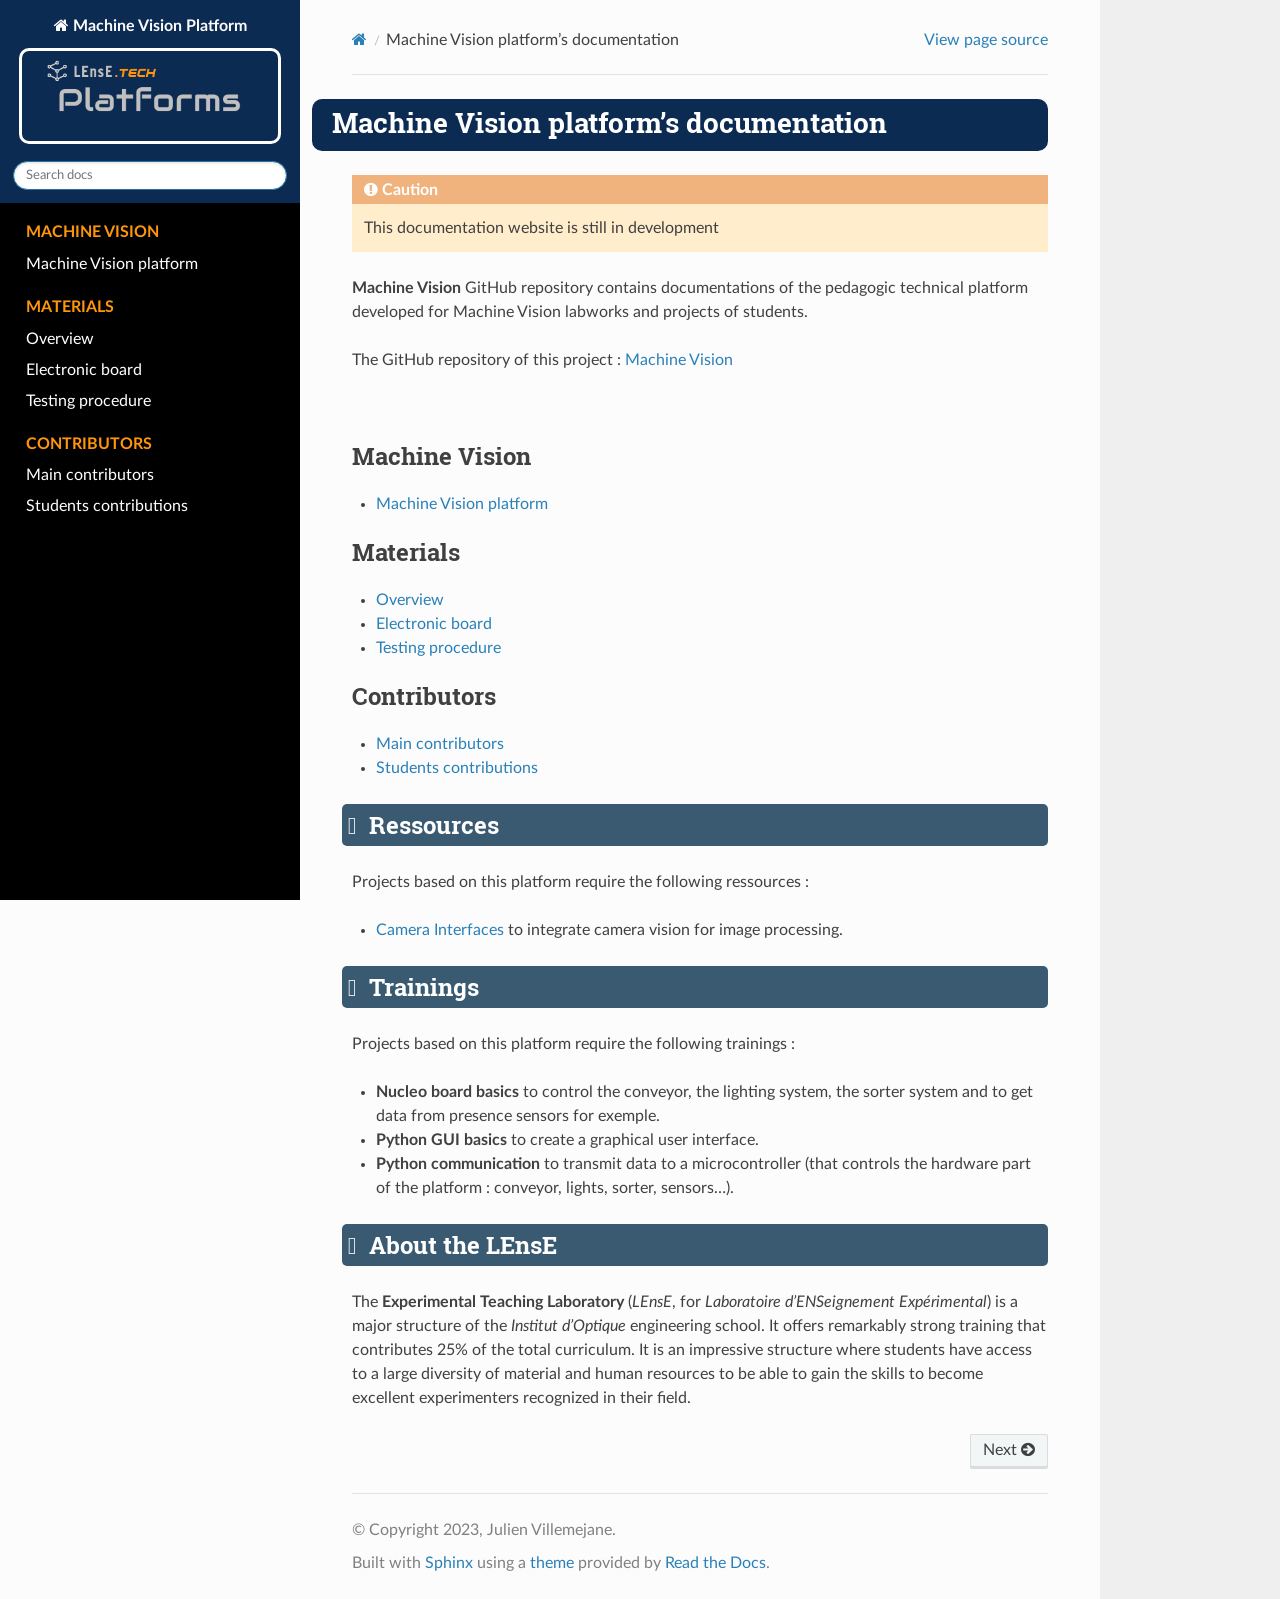
<file: index.html>
<!DOCTYPE html>
<html class="writer-html5" lang="en" data-content_root="./">
<head>
  <meta charset="utf-8" /><meta name="viewport" content="width=device-width, initial-scale=1" />

  <meta name="viewport" content="width=device-width, initial-scale=1.0" />
  <title>Machine Vision platform’s documentation &mdash; Machine Vision Platform 0.2 documentation</title>
      <link rel="stylesheet" type="text/css" href="_static/pygments.css?v=b86133f3" />
      <link rel="stylesheet" type="text/css" href="_static/css/theme.css?v=e59714d7" />
      <link rel="stylesheet" type="text/css" href="_static/css/lense-platforms.css?v=64eb0f87" />
      <link rel="stylesheet" type="text/css" href="_static/css/links.css?v=7a4609b2" />
      <link rel="stylesheet" type="text/css" href="https://iogs-lense.github.io/lense.tech/assets/css/fontawesome/css/all.css" />

  
      <script src="_static/jquery.js?v=5d32c60e"></script>
      <script src="_static/_sphinx_javascript_frameworks_compat.js?v=2cd50e6c"></script>
      <script src="_static/documentation_options.js?v=10f1778b"></script>
      <script src="_static/doctools.js?v=9bcbadda"></script>
      <script src="_static/sphinx_highlight.js?v=dc90522c"></script>
    <script src="_static/js/theme.js"></script>
    <link rel="index" title="Index" href="genindex.html" />
    <link rel="search" title="Search" href="search.html" />
    <link rel="next" title="Machine Vision Platform" href="contents/machine_vision.html" /> 
</head>

<body class="wy-body-for-nav"> 
  <div class="wy-grid-for-nav">
    <nav data-toggle="wy-nav-shift" class="wy-nav-side">
      <div class="wy-side-scroll">
        <div class="wy-side-nav-search" >

          
          
          <a href="#" class="icon icon-home">
            Machine Vision Platform
              <img src="_static/logo-platforms_git.png" class="logo" alt="Logo"/>
          </a>
<div role="search">
  <form id="rtd-search-form" class="wy-form" action="search.html" method="get">
    <input type="text" name="q" placeholder="Search docs" aria-label="Search docs" />
    <input type="hidden" name="check_keywords" value="yes" />
    <input type="hidden" name="area" value="default" />
  </form>
</div>
        </div><div class="wy-menu wy-menu-vertical" data-spy="affix" role="navigation" aria-label="Navigation menu">
              <p class="caption" role="heading"><span class="caption-text">Machine Vision</span></p>
<ul>
<li class="toctree-l1"><a class="reference internal" href="contents/machine_vision.html">     Machine Vision platform</a></li>
</ul>
<p class="caption" role="heading"><span class="caption-text">Materials</span></p>
<ul>
<li class="toctree-l1"><a class="reference internal" href="contents/material_overview.html">     Overview</a></li>
<li class="toctree-l1"><a class="reference internal" href="contents/material_board.html">     Electronic board</a></li>
<li class="toctree-l1"><a class="reference internal" href="contents/material_testing.html">     Testing procedure</a></li>
</ul>
<p class="caption" role="heading"><span class="caption-text">Contributors</span></p>
<ul>
<li class="toctree-l1"><a class="reference internal" href="contents/main_contributors.html">     Main contributors</a></li>
<li class="toctree-l1"><a class="reference internal" href="contents/other_contributors.html">     Students contributions</a></li>
</ul>

        </div>
      </div>
    </nav>

    <section data-toggle="wy-nav-shift" class="wy-nav-content-wrap"><nav class="wy-nav-top" aria-label="Mobile navigation menu" >
          <i data-toggle="wy-nav-top" class="fa fa-bars"></i>
          <a href="#">Machine Vision Platform</a>
      </nav>

      <div class="wy-nav-content">
        <div class="rst-content">
          <div role="navigation" aria-label="Page navigation">
  <ul class="wy-breadcrumbs">
      <li><a href="#" class="icon icon-home" aria-label="Home"></a></li>
      <li class="breadcrumb-item active">Machine Vision platform’s documentation</li>
      <li class="wy-breadcrumbs-aside">
            <a href="_sources/index.rst.txt" rel="nofollow"> View page source</a>
      </li>
  </ul>
  <hr/>
</div>
          <div role="main" class="document" itemscope="itemscope" itemtype="http://schema.org/Article">
           <div itemprop="articleBody">
             
  <section id="machine-vision-platform-s-documentation">
<h1>Machine Vision platform’s documentation<a class="headerlink" href="#machine-vision-platform-s-documentation" title="Link to this heading"></a></h1>
<div class="admonition caution">
<p class="admonition-title">Caution</p>
<p>This documentation website is still in development</p>
</div>
<p><strong>Machine Vision</strong> GitHub repository contains documentations of the pedagogic technical platform developed for Machine Vision labworks and projects of students.</p>
<p>The GitHub repository of this project : <a class="reference external" href="https://github.com/IOGS-LEnsE-platforms/machine-vision">Machine Vision</a></p>
<div class="line-block">
<div class="line"><br /></div>
</div>
<div class="toctree-wrapper compound">
<p class="caption" role="heading"><span class="caption-text">Machine Vision</span></p>
<ul>
<li class="toctree-l1"><a class="reference internal" href="contents/machine_vision.html">     Machine Vision platform</a></li>
</ul>
</div>
<div class="toctree-wrapper compound">
<p class="caption" role="heading"><span class="caption-text">Materials</span></p>
<ul>
<li class="toctree-l1"><a class="reference internal" href="contents/material_overview.html">     Overview</a></li>
<li class="toctree-l1"><a class="reference internal" href="contents/material_board.html">     Electronic board</a></li>
<li class="toctree-l1"><a class="reference internal" href="contents/material_testing.html">     Testing procedure</a></li>
</ul>
</div>
<div class="toctree-wrapper compound">
</div>
<div class="toctree-wrapper compound">
<p class="caption" role="heading"><span class="caption-text">Contributors</span></p>
<ul>
<li class="toctree-l1"><a class="reference internal" href="contents/main_contributors.html">     Main contributors</a></li>
<li class="toctree-l1"><a class="reference internal" href="contents/other_contributors.html">     Students contributions</a></li>
</ul>
</div>
<section id="ressources">
<h2>Ressources<a class="headerlink" href="#ressources" title="Link to this heading"></a></h2>
<p>Projects based on this platform require the following ressources :</p>
<ul class="simple">
<li><p><a class="reference external" href="https://iogs-lense-ressources.github.io/camera-gui/">Camera Interfaces</a> to integrate camera vision for image processing.</p></li>
</ul>
</section>
<section id="trainings">
<h2>Trainings<a class="headerlink" href="#trainings" title="Link to this heading"></a></h2>
<p>Projects based on this platform require the following trainings :</p>
<ul class="simple">
<li><p><strong>Nucleo board basics</strong> to control the conveyor, the lighting system, the sorter system and to get data from presence sensors for exemple.</p></li>
<li><p><strong>Python GUI basics</strong> to create a graphical user interface.</p></li>
<li><p><strong>Python communication</strong> to transmit data to a microcontroller (that controls the hardware part of the platform : conveyor, lights, sorter, sensors…).</p></li>
</ul>
</section>
<section id="about-the-lense">
<h2>About the LEnsE<a class="headerlink" href="#about-the-lense" title="Link to this heading"></a></h2>
<p>The <strong>Experimental Teaching Laboratory</strong> (<em>LEnsE</em>, for <em>Laboratoire d’ENSeignement Expérimental</em>) is a major structure of the <em>Institut d’Optique</em> engineering school. It offers remarkably strong training that contributes 25% of the total curriculum. It is an impressive structure where students have access to a large diversity of material and human resources to be able to gain the skills to become excellent experimenters recognized in their field.</p>
</section>
</section>


           </div>
          </div>
          <footer><div class="rst-footer-buttons" role="navigation" aria-label="Footer">
        <a href="contents/machine_vision.html" class="btn btn-neutral float-right" title="Machine Vision Platform" accesskey="n" rel="next">Next <span class="fa fa-arrow-circle-right" aria-hidden="true"></span></a>
    </div>

  <hr/>

  <div role="contentinfo">
    <p>&#169; Copyright 2023, Julien Villemejane.</p>
  </div>

  Built with <a href="https://www.sphinx-doc.org/">Sphinx</a> using a
    <a href="https://github.com/readthedocs/sphinx_rtd_theme">theme</a>
    provided by <a href="https://readthedocs.org">Read the Docs</a>.
   

</footer>
        </div>
      </div>
    </section>
  </div>
  <script>
      jQuery(function () {
          SphinxRtdTheme.Navigation.enable(true);
      });
  </script> 

</body>
</html>
</file>
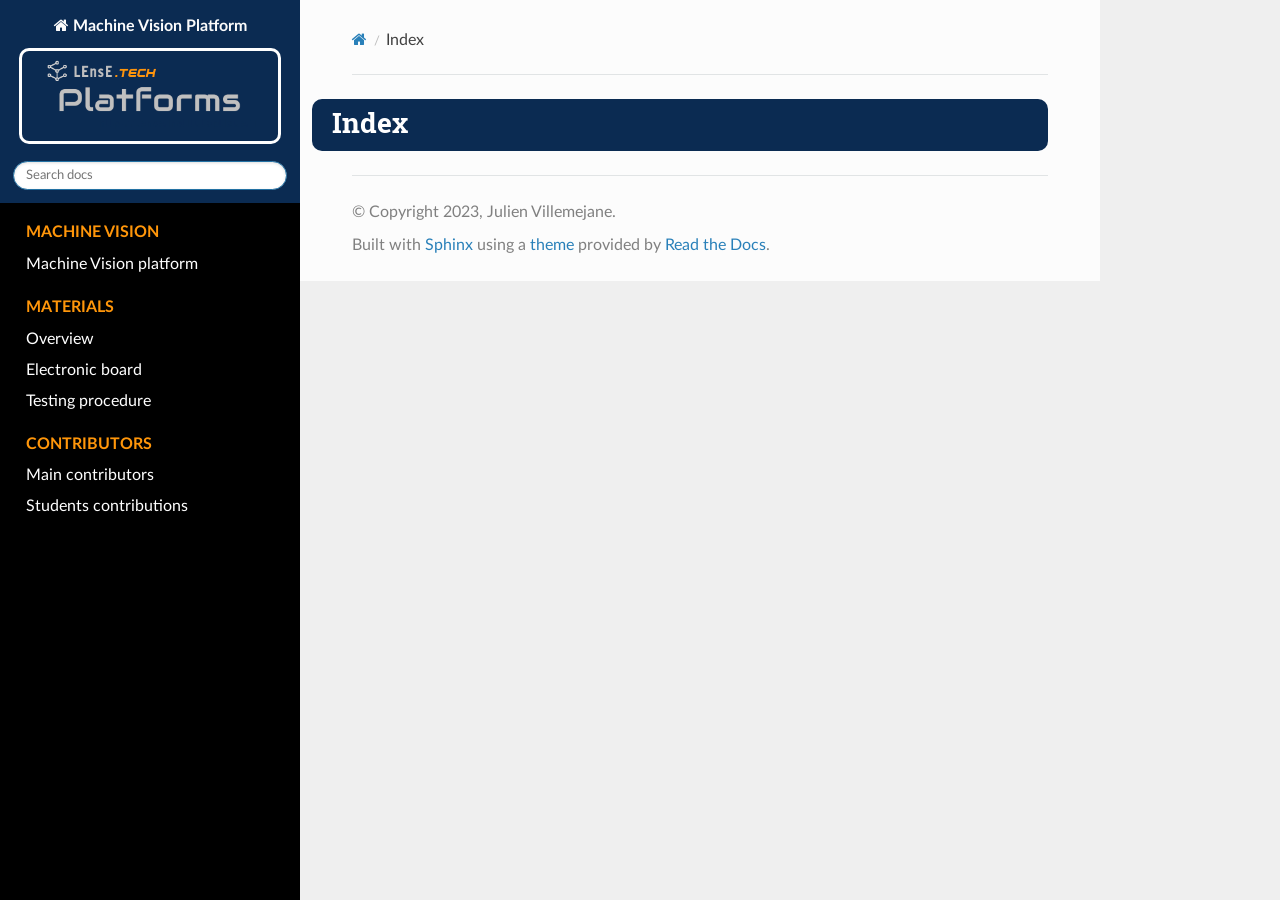
<file: genindex.html>
<!DOCTYPE html>
<html class="writer-html5" lang="en" data-content_root="./">
<head>
  <meta charset="utf-8" />
  <meta name="viewport" content="width=device-width, initial-scale=1.0" />
  <title>Index &mdash; Machine Vision Platform 0.2 documentation</title>
      <link rel="stylesheet" type="text/css" href="_static/pygments.css?v=b86133f3" />
      <link rel="stylesheet" type="text/css" href="_static/css/theme.css?v=e59714d7" />
      <link rel="stylesheet" type="text/css" href="_static/css/lense-platforms.css?v=64eb0f87" />
      <link rel="stylesheet" type="text/css" href="_static/css/links.css?v=7a4609b2" />
      <link rel="stylesheet" type="text/css" href="https://iogs-lense.github.io/lense.tech/assets/css/fontawesome/css/all.css" />

  
      <script src="_static/jquery.js?v=5d32c60e"></script>
      <script src="_static/_sphinx_javascript_frameworks_compat.js?v=2cd50e6c"></script>
      <script src="_static/documentation_options.js?v=10f1778b"></script>
      <script src="_static/doctools.js?v=9bcbadda"></script>
      <script src="_static/sphinx_highlight.js?v=dc90522c"></script>
    <script src="_static/js/theme.js"></script>
    <link rel="index" title="Index" href="#" />
    <link rel="search" title="Search" href="search.html" /> 
</head>

<body class="wy-body-for-nav"> 
  <div class="wy-grid-for-nav">
    <nav data-toggle="wy-nav-shift" class="wy-nav-side">
      <div class="wy-side-scroll">
        <div class="wy-side-nav-search" >

          
          
          <a href="index.html" class="icon icon-home">
            Machine Vision Platform
              <img src="_static/logo-platforms_git.png" class="logo" alt="Logo"/>
          </a>
<div role="search">
  <form id="rtd-search-form" class="wy-form" action="search.html" method="get">
    <input type="text" name="q" placeholder="Search docs" aria-label="Search docs" />
    <input type="hidden" name="check_keywords" value="yes" />
    <input type="hidden" name="area" value="default" />
  </form>
</div>
        </div><div class="wy-menu wy-menu-vertical" data-spy="affix" role="navigation" aria-label="Navigation menu">
              <p class="caption" role="heading"><span class="caption-text">Machine Vision</span></p>
<ul>
<li class="toctree-l1"><a class="reference internal" href="contents/machine_vision.html">     Machine Vision platform</a></li>
</ul>
<p class="caption" role="heading"><span class="caption-text">Materials</span></p>
<ul>
<li class="toctree-l1"><a class="reference internal" href="contents/material_overview.html">     Overview</a></li>
<li class="toctree-l1"><a class="reference internal" href="contents/material_board.html">     Electronic board</a></li>
<li class="toctree-l1"><a class="reference internal" href="contents/material_testing.html">     Testing procedure</a></li>
</ul>
<p class="caption" role="heading"><span class="caption-text">Contributors</span></p>
<ul>
<li class="toctree-l1"><a class="reference internal" href="contents/main_contributors.html">     Main contributors</a></li>
<li class="toctree-l1"><a class="reference internal" href="contents/other_contributors.html">     Students contributions</a></li>
</ul>

        </div>
      </div>
    </nav>

    <section data-toggle="wy-nav-shift" class="wy-nav-content-wrap"><nav class="wy-nav-top" aria-label="Mobile navigation menu" >
          <i data-toggle="wy-nav-top" class="fa fa-bars"></i>
          <a href="index.html">Machine Vision Platform</a>
      </nav>

      <div class="wy-nav-content">
        <div class="rst-content">
          <div role="navigation" aria-label="Page navigation">
  <ul class="wy-breadcrumbs">
      <li><a href="index.html" class="icon icon-home" aria-label="Home"></a></li>
      <li class="breadcrumb-item active">Index</li>
      <li class="wy-breadcrumbs-aside">
      </li>
  </ul>
  <hr/>
</div>
          <div role="main" class="document" itemscope="itemscope" itemtype="http://schema.org/Article">
           <div itemprop="articleBody">
             

<h1 id="index">Index</h1>

<div class="genindex-jumpbox">
 
</div>


           </div>
          </div>
          <footer>

  <hr/>

  <div role="contentinfo">
    <p>&#169; Copyright 2023, Julien Villemejane.</p>
  </div>

  Built with <a href="https://www.sphinx-doc.org/">Sphinx</a> using a
    <a href="https://github.com/readthedocs/sphinx_rtd_theme">theme</a>
    provided by <a href="https://readthedocs.org">Read the Docs</a>.
   

</footer>
        </div>
      </div>
    </section>
  </div>
  <script>
      jQuery(function () {
          SphinxRtdTheme.Navigation.enable(true);
      });
  </script> 

</body>
</html>
</file>
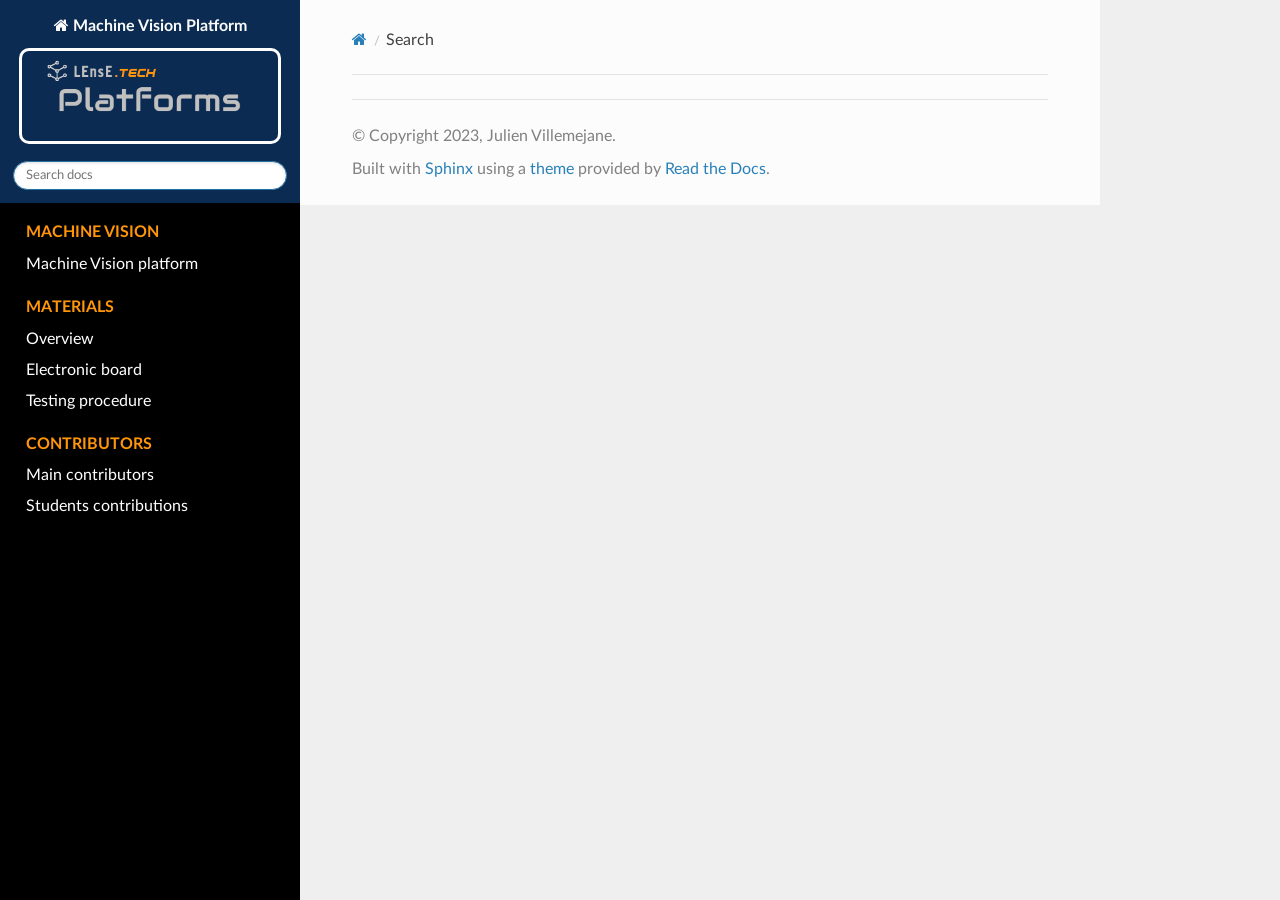
<file: search.html>
<!DOCTYPE html>
<html class="writer-html5" lang="en" data-content_root="./">
<head>
  <meta charset="utf-8" />
  <meta name="viewport" content="width=device-width, initial-scale=1.0" />
  <title>Search &mdash; Machine Vision Platform 0.2 documentation</title>
      <link rel="stylesheet" type="text/css" href="_static/pygments.css?v=b86133f3" />
      <link rel="stylesheet" type="text/css" href="_static/css/theme.css?v=e59714d7" />
      <link rel="stylesheet" type="text/css" href="_static/css/lense-platforms.css?v=64eb0f87" />
      <link rel="stylesheet" type="text/css" href="_static/css/links.css?v=7a4609b2" />
      <link rel="stylesheet" type="text/css" href="https://iogs-lense.github.io/lense.tech/assets/css/fontawesome/css/all.css" />

  
    
      <script src="_static/jquery.js?v=5d32c60e"></script>
      <script src="_static/_sphinx_javascript_frameworks_compat.js?v=2cd50e6c"></script>
      <script src="_static/documentation_options.js?v=10f1778b"></script>
      <script src="_static/doctools.js?v=9bcbadda"></script>
      <script src="_static/sphinx_highlight.js?v=dc90522c"></script>
    <script src="_static/js/theme.js"></script>
    <script src="_static/searchtools.js"></script>
    <script src="_static/language_data.js"></script>
    <link rel="index" title="Index" href="genindex.html" />
    <link rel="search" title="Search" href="#" /> 
</head>

<body class="wy-body-for-nav"> 
  <div class="wy-grid-for-nav">
    <nav data-toggle="wy-nav-shift" class="wy-nav-side">
      <div class="wy-side-scroll">
        <div class="wy-side-nav-search" >

          
          
          <a href="index.html" class="icon icon-home">
            Machine Vision Platform
              <img src="_static/logo-platforms_git.png" class="logo" alt="Logo"/>
          </a>
<div role="search">
  <form id="rtd-search-form" class="wy-form" action="#" method="get">
    <input type="text" name="q" placeholder="Search docs" aria-label="Search docs" />
    <input type="hidden" name="check_keywords" value="yes" />
    <input type="hidden" name="area" value="default" />
  </form>
</div>
        </div><div class="wy-menu wy-menu-vertical" data-spy="affix" role="navigation" aria-label="Navigation menu">
              <p class="caption" role="heading"><span class="caption-text">Machine Vision</span></p>
<ul>
<li class="toctree-l1"><a class="reference internal" href="contents/machine_vision.html">     Machine Vision platform</a></li>
</ul>
<p class="caption" role="heading"><span class="caption-text">Materials</span></p>
<ul>
<li class="toctree-l1"><a class="reference internal" href="contents/material_overview.html">     Overview</a></li>
<li class="toctree-l1"><a class="reference internal" href="contents/material_board.html">     Electronic board</a></li>
<li class="toctree-l1"><a class="reference internal" href="contents/material_testing.html">     Testing procedure</a></li>
</ul>
<p class="caption" role="heading"><span class="caption-text">Contributors</span></p>
<ul>
<li class="toctree-l1"><a class="reference internal" href="contents/main_contributors.html">     Main contributors</a></li>
<li class="toctree-l1"><a class="reference internal" href="contents/other_contributors.html">     Students contributions</a></li>
</ul>

        </div>
      </div>
    </nav>

    <section data-toggle="wy-nav-shift" class="wy-nav-content-wrap"><nav class="wy-nav-top" aria-label="Mobile navigation menu" >
          <i data-toggle="wy-nav-top" class="fa fa-bars"></i>
          <a href="index.html">Machine Vision Platform</a>
      </nav>

      <div class="wy-nav-content">
        <div class="rst-content">
          <div role="navigation" aria-label="Page navigation">
  <ul class="wy-breadcrumbs">
      <li><a href="index.html" class="icon icon-home" aria-label="Home"></a></li>
      <li class="breadcrumb-item active">Search</li>
      <li class="wy-breadcrumbs-aside">
      </li>
  </ul>
  <hr/>
</div>
          <div role="main" class="document" itemscope="itemscope" itemtype="http://schema.org/Article">
           <div itemprop="articleBody">
             
  <noscript>
  <div id="fallback" class="admonition warning">
    <p class="last">
      Please activate JavaScript to enable the search functionality.
    </p>
  </div>
  </noscript>

  
  <div id="search-results">
  
  </div>

           </div>
          </div>
          <footer>

  <hr/>

  <div role="contentinfo">
    <p>&#169; Copyright 2023, Julien Villemejane.</p>
  </div>

  Built with <a href="https://www.sphinx-doc.org/">Sphinx</a> using a
    <a href="https://github.com/readthedocs/sphinx_rtd_theme">theme</a>
    provided by <a href="https://readthedocs.org">Read the Docs</a>.
   

</footer>
        </div>
      </div>
    </section>
  </div>
  <script>
      jQuery(function () {
          SphinxRtdTheme.Navigation.enable(true);
      });
  </script>
  <script>
    jQuery(function() { Search.loadIndex("searchindex.js"); });
  </script>
  
  <script id="searchindexloader"></script>
   


</body>
</html>
</file>
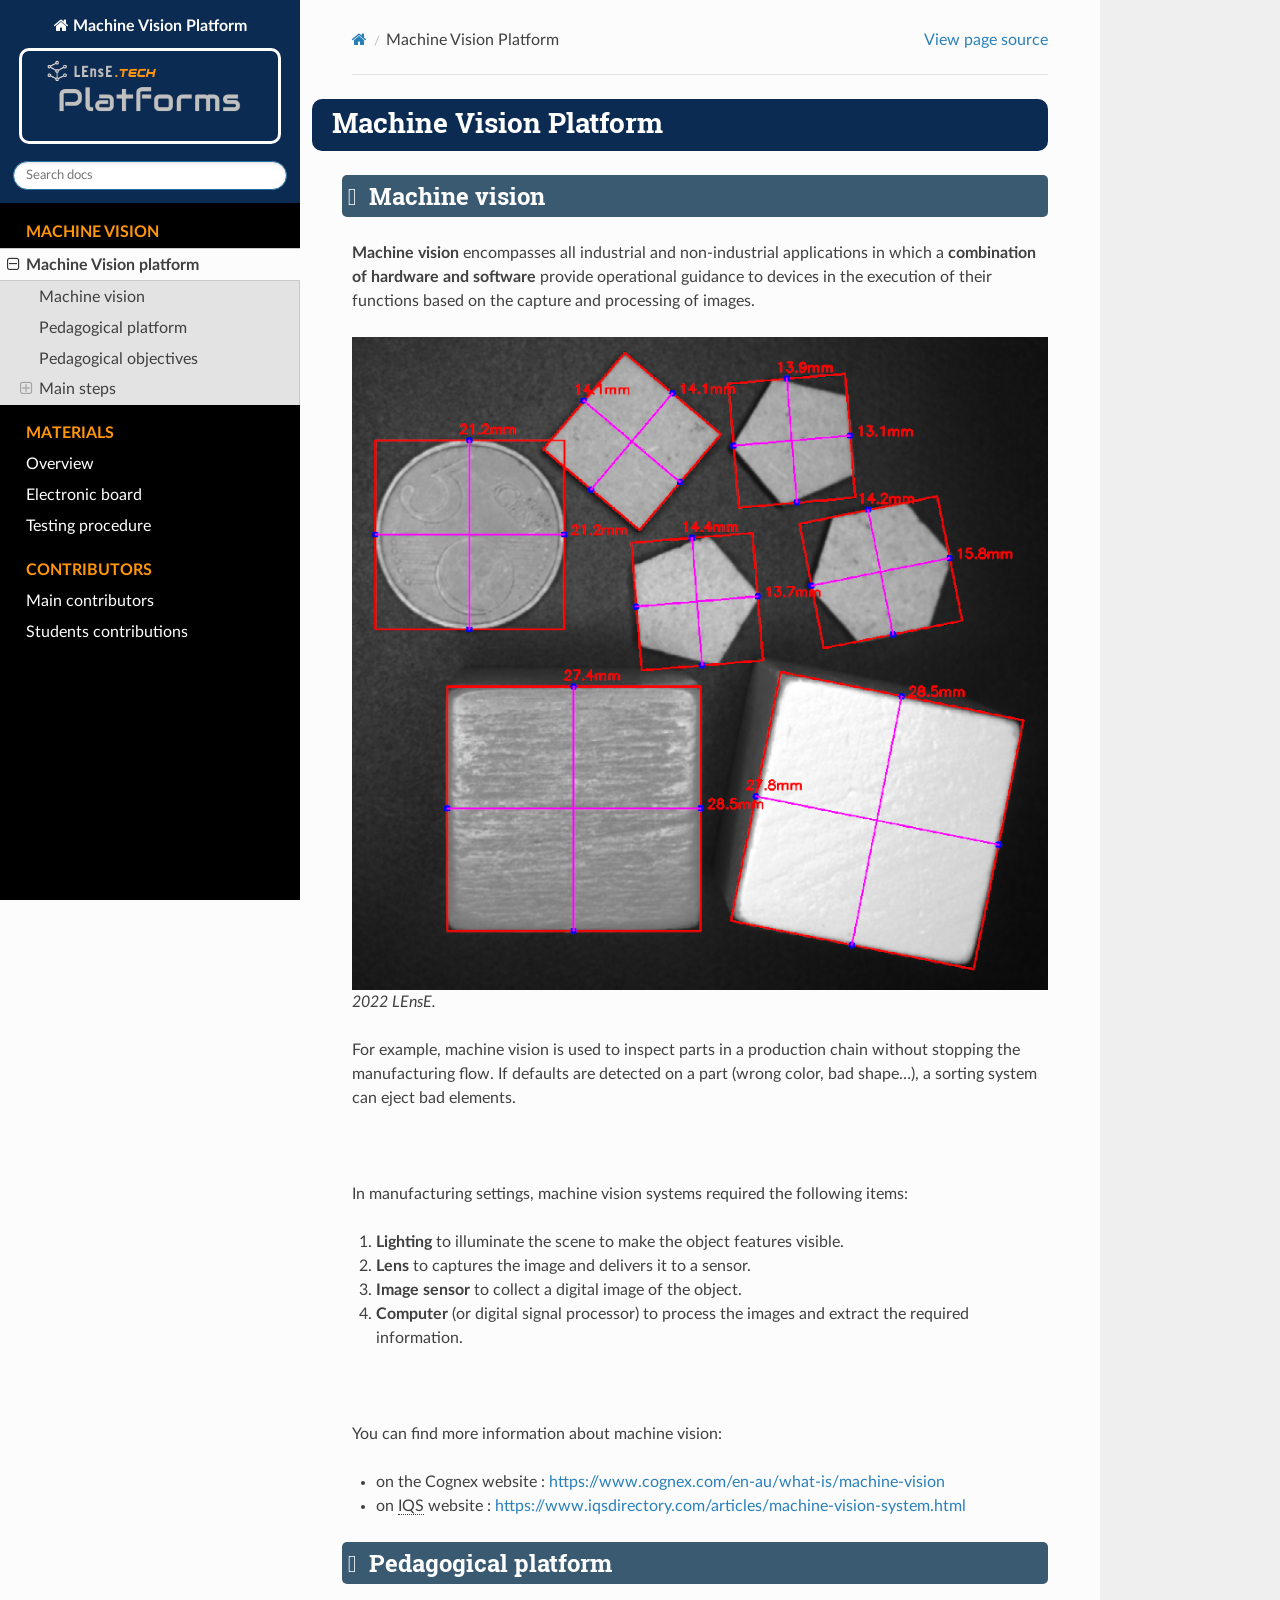
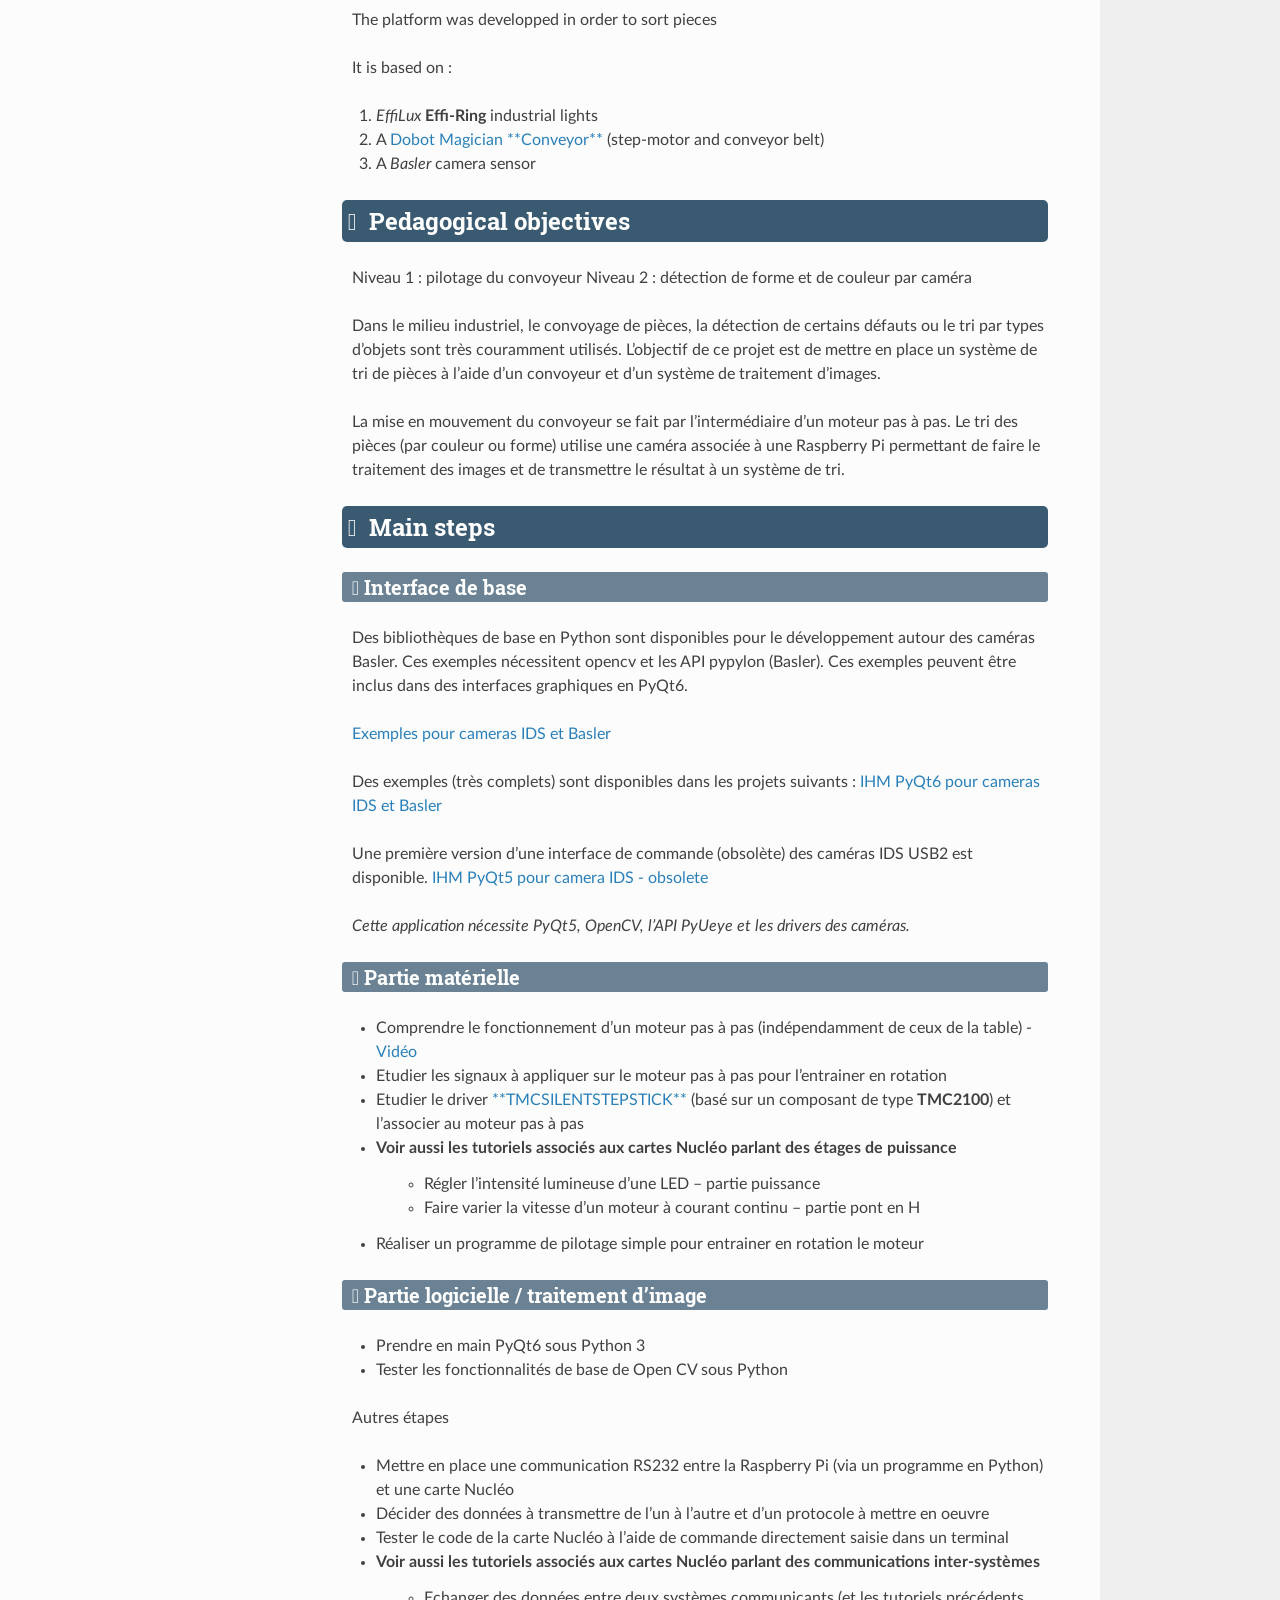
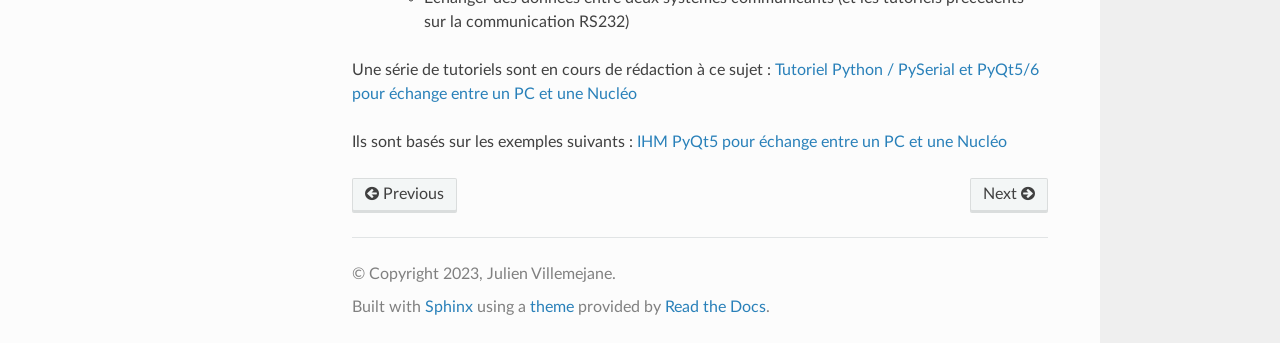
<file: contents/machine_vision.html>
<!DOCTYPE html>
<html class="writer-html5" lang="en" data-content_root="../">
<head>
  <meta charset="utf-8" /><meta name="viewport" content="width=device-width, initial-scale=1" />

  <meta name="viewport" content="width=device-width, initial-scale=1.0" />
  <title>Machine Vision Platform &mdash; Machine Vision Platform 0.2 documentation</title>
      <link rel="stylesheet" type="text/css" href="../_static/pygments.css?v=b86133f3" />
      <link rel="stylesheet" type="text/css" href="../_static/css/theme.css?v=e59714d7" />
      <link rel="stylesheet" type="text/css" href="../_static/css/lense-platforms.css?v=64eb0f87" />
      <link rel="stylesheet" type="text/css" href="../_static/css/links.css?v=7a4609b2" />
      <link rel="stylesheet" type="text/css" href="https://iogs-lense.github.io/lense.tech/assets/css/fontawesome/css/all.css" />

  
      <script src="../_static/jquery.js?v=5d32c60e"></script>
      <script src="../_static/_sphinx_javascript_frameworks_compat.js?v=2cd50e6c"></script>
      <script src="../_static/documentation_options.js?v=10f1778b"></script>
      <script src="../_static/doctools.js?v=9bcbadda"></script>
      <script src="../_static/sphinx_highlight.js?v=dc90522c"></script>
    <script src="../_static/js/theme.js"></script>
    <link rel="index" title="Index" href="../genindex.html" />
    <link rel="search" title="Search" href="../search.html" />
    <link rel="next" title="Overview of the platform" href="material_overview.html" />
    <link rel="prev" title="Machine Vision platform’s documentation" href="../index.html" /> 
</head>

<body class="wy-body-for-nav"> 
  <div class="wy-grid-for-nav">
    <nav data-toggle="wy-nav-shift" class="wy-nav-side">
      <div class="wy-side-scroll">
        <div class="wy-side-nav-search" >

          
          
          <a href="../index.html" class="icon icon-home">
            Machine Vision Platform
              <img src="../_static/logo-platforms_git.png" class="logo" alt="Logo"/>
          </a>
<div role="search">
  <form id="rtd-search-form" class="wy-form" action="../search.html" method="get">
    <input type="text" name="q" placeholder="Search docs" aria-label="Search docs" />
    <input type="hidden" name="check_keywords" value="yes" />
    <input type="hidden" name="area" value="default" />
  </form>
</div>
        </div><div class="wy-menu wy-menu-vertical" data-spy="affix" role="navigation" aria-label="Navigation menu">
              <p class="caption" role="heading"><span class="caption-text">Machine Vision</span></p>
<ul class="current">
<li class="toctree-l1 current"><a class="current reference internal" href="#">     Machine Vision platform</a><ul>
<li class="toctree-l2"><a class="reference internal" href="#machine-vision">Machine vision</a></li>
<li class="toctree-l2"><a class="reference internal" href="#pedagogical-platform">Pedagogical platform</a></li>
<li class="toctree-l2"><a class="reference internal" href="#pedagogical-objectives">Pedagogical objectives</a></li>
<li class="toctree-l2"><a class="reference internal" href="#main-steps">Main steps</a><ul>
<li class="toctree-l3"><a class="reference internal" href="#interface-de-base">Interface de base</a></li>
<li class="toctree-l3"><a class="reference internal" href="#partie-materielle">Partie matérielle</a></li>
<li class="toctree-l3"><a class="reference internal" href="#partie-logicielle-traitement-dimage">Partie logicielle / traitement d’image</a></li>
</ul>
</li>
</ul>
</li>
</ul>
<p class="caption" role="heading"><span class="caption-text">Materials</span></p>
<ul>
<li class="toctree-l1"><a class="reference internal" href="material_overview.html">     Overview</a></li>
<li class="toctree-l1"><a class="reference internal" href="material_board.html">     Electronic board</a></li>
<li class="toctree-l1"><a class="reference internal" href="material_testing.html">     Testing procedure</a></li>
</ul>
<p class="caption" role="heading"><span class="caption-text">Contributors</span></p>
<ul>
<li class="toctree-l1"><a class="reference internal" href="main_contributors.html">     Main contributors</a></li>
<li class="toctree-l1"><a class="reference internal" href="other_contributors.html">     Students contributions</a></li>
</ul>

        </div>
      </div>
    </nav>

    <section data-toggle="wy-nav-shift" class="wy-nav-content-wrap"><nav class="wy-nav-top" aria-label="Mobile navigation menu" >
          <i data-toggle="wy-nav-top" class="fa fa-bars"></i>
          <a href="../index.html">Machine Vision Platform</a>
      </nav>

      <div class="wy-nav-content">
        <div class="rst-content">
          <div role="navigation" aria-label="Page navigation">
  <ul class="wy-breadcrumbs">
      <li><a href="../index.html" class="icon icon-home" aria-label="Home"></a></li>
      <li class="breadcrumb-item active">Machine Vision Platform</li>
      <li class="wy-breadcrumbs-aside">
            <a href="../_sources/contents/machine_vision.rst.txt" rel="nofollow"> View page source</a>
      </li>
  </ul>
  <hr/>
</div>
          <div role="main" class="document" itemscope="itemscope" itemtype="http://schema.org/Article">
           <div itemprop="articleBody">
             
  <section id="machine-vision-platform">
<h1>Machine Vision Platform<a class="headerlink" href="#machine-vision-platform" title="Link to this heading"></a></h1>
<section id="machine-vision">
<h2>Machine vision<a class="headerlink" href="#machine-vision" title="Link to this heading"></a></h2>
<p><strong>Machine vision</strong> encompasses all industrial and non-industrial applications in which a <strong>combination of hardware and software</strong> provide operational guidance to devices in the execution of their functions based on the capture and processing of images.</p>
<figure class="align-default" id="id1">
<img alt="../_images/pieces_machine_vision.png" src="../_images/pieces_machine_vision.png" />
<figcaption>
<p><span class="caption-text">2022 LEnsE.</span><a class="headerlink" href="#id1" title="Link to this image"></a></p>
</figcaption>
</figure>
<p>For example, machine vision is used to inspect parts in a production chain without stopping the manufacturing flow. If defaults are detected on a part (wrong color, bad shape…), a sorting system can eject bad elements.</p>
<div class="line-block">
<div class="line"><br /></div>
</div>
<p>In manufacturing settings, machine vision systems required the following items:</p>
<ol class="arabic simple">
<li><p><strong>Lighting</strong> to illuminate the scene to make the object features visible.</p></li>
<li><p><strong>Lens</strong> to captures the image and delivers it to a sensor.</p></li>
<li><p><strong>Image sensor</strong> to collect a digital image of the object.</p></li>
<li><p><strong>Computer</strong> (or digital signal processor) to process the images and extract the required information.</p></li>
</ol>
<div class="line-block">
<div class="line"><br /></div>
</div>
<p>You can find more information about machine vision:</p>
<ul class="simple">
<li><p>on the Cognex website : <a class="reference external" href="https://www.cognex.com/en-au/what-is/machine-vision">https://www.cognex.com/en-au/what-is/machine-vision</a></p></li>
<li><p>on <abbr title="Industrial Quick Search">IQS</abbr> website : <a class="reference external" href="https://www.iqsdirectory.com/articles/machine-vision-system.html">https://www.iqsdirectory.com/articles/machine-vision-system.html</a></p></li>
</ul>
</section>
<section id="pedagogical-platform">
<h2>Pedagogical platform<a class="headerlink" href="#pedagogical-platform" title="Link to this heading"></a></h2>
<p>The platform was developped in order to sort pieces</p>
<p>It is based on :</p>
<ol class="arabic simple">
<li><p><em>EffiLux</em> <strong>Effi-Ring</strong> industrial lights</p></li>
<li><p>A <a class="reference external" href="https://www.dobot.nu/en/product/dobot-conveyor-belt-kit/">Dobot Magician **Conveyor**</a> (step-motor and conveyor belt)</p></li>
<li><p>A <em>Basler</em> camera sensor</p></li>
</ol>
</section>
<section id="pedagogical-objectives">
<h2>Pedagogical objectives<a class="headerlink" href="#pedagogical-objectives" title="Link to this heading"></a></h2>
<p>Niveau 1 : pilotage du convoyeur
Niveau 2 : détection de forme et de couleur par caméra</p>
<p>Dans le milieu industriel, le convoyage de pièces, la détection de certains défauts ou le tri par types d’objets sont très couramment utilisés. L’objectif de ce projet est de mettre en place un système de tri de pièces à l’aide d’un convoyeur et d’un système de traitement d’images.</p>
<p>La mise en mouvement du convoyeur se fait par l’intermédiaire d’un moteur pas à pas. Le tri des pièces (par couleur ou forme) utilise une caméra associée à une Raspberry Pi permettant de faire le traitement des images et de transmettre le résultat à un système de tri.</p>
</section>
<section id="main-steps">
<h2>Main steps<a class="headerlink" href="#main-steps" title="Link to this heading"></a></h2>
<section id="interface-de-base">
<h3>Interface de base<a class="headerlink" href="#interface-de-base" title="Link to this heading"></a></h3>
<p>Des bibliothèques de base en Python sont disponibles pour le développement autour des caméras Basler. Ces exemples nécessitent opencv et les API pypylon (Basler). Ces exemples peuvent être inclus dans des interfaces graphiques en PyQt6.</p>
<p><a class="reference external" href="https://github.com/IOGS-Digital-Methods/SupOpNumTools/tree/main/src/SupOpNumTools/camera">Exemples pour cameras IDS et Basler</a></p>
<p>Des exemples (très complets) sont disponibles dans les projets suivants :  <a class="reference external" href="https://github.com/IOGS-LEnsE/labwork-GUI">IHM PyQt6 pour cameras IDS et Basler</a></p>
<p>Une première version d’une interface de commande (obsolète) des caméras IDS USB2 est disponible.  <a class="reference external" href="https://github.com/IOGS-LEnsE-embedded/Python_SupOpLibraries/tree/main/CameraControl/IDS/LEnsE_version1">IHM PyQt5 pour camera IDS - obsolete</a></p>
<p><em>Cette application nécessite PyQt5, OpenCV, l’API PyUeye et les drivers des caméras.</em></p>
</section>
<section id="partie-materielle">
<h3>Partie matérielle<a class="headerlink" href="#partie-materielle" title="Link to this heading"></a></h3>
<ul class="simple">
<li><p>Comprendre le fonctionnement d’un moteur pas à pas (indépendamment de ceux de la table) - <a class="reference external" href="https://www.youtube.com/watch?v=eyqwLiowZiU">Vidéo</a></p></li>
<li><p>Etudier les signaux à appliquer sur le moteur pas à pas pour l’entrainer en rotation</p></li>
<li><p>Etudier le driver <a class="reference external" href="https://fr.farnell.com/trinamic/tmc-silentstepstick/carte-driver-moteur-pas-a-pas/dp/2822153">**TMCSILENTSTEPSTICK**</a> (basé  sur un composant de type <strong>TMC2100</strong>) et l’associer au moteur pas à pas</p></li>
<li><dl class="simple">
<dt>Voir aussi les tutoriels associés aux cartes Nucléo parlant des étages de puissance</dt><dd><ul>
<li><p>Régler l’intensité lumineuse d’une LED – partie puissance</p></li>
<li><p>Faire varier la vitesse d’un moteur à courant continu – partie pont en H</p></li>
</ul>
</dd>
</dl>
</li>
<li><p>Réaliser un programme de pilotage simple pour entrainer en rotation le moteur</p></li>
</ul>
</section>
<section id="partie-logicielle-traitement-dimage">
<h3>Partie logicielle / traitement d’image<a class="headerlink" href="#partie-logicielle-traitement-dimage" title="Link to this heading"></a></h3>
<ul class="simple">
<li><p>Prendre en main PyQt6 sous Python 3</p></li>
<li><p>Tester les fonctionnalités de base de Open CV sous Python</p></li>
</ul>
<p>Autres étapes</p>
<ul class="simple">
<li><p>Mettre en place une communication RS232 entre la Raspberry Pi (via un programme en Python) et une carte Nucléo</p></li>
<li><p>Décider des données à transmettre de l’un à l’autre et d’un protocole à mettre en oeuvre</p></li>
<li><p>Tester le code de la carte Nucléo à l’aide de commande directement saisie dans un terminal</p></li>
<li><dl class="simple">
<dt>Voir aussi les tutoriels associés aux cartes Nucléo parlant des communications inter-systèmes</dt><dd><ul>
<li><p>Echanger des données entre deux systèmes communicants (et les tutoriels précédents sur la communication RS232)</p></li>
</ul>
</dd>
</dl>
</li>
</ul>
<p>Une série de tutoriels sont en cours de rédaction à ce sujet :  <a class="reference external" href="http://lense.institutoptique.fr/mine/python-interfacage-et-affichage/">Tutoriel Python / PySerial et PyQt5/6 pour échange entre un PC et une Nucléo</a></p>
<p>Ils sont basés sur les exemples suivants :  <a class="reference external" href="https://github.com/IOGS-LEnsE-embedded/Python_SupOpLibraries/tree/main/SerialComm">IHM PyQt5 pour échange entre un PC et une Nucléo</a></p>
</section>
</section>
</section>


           </div>
          </div>
          <footer><div class="rst-footer-buttons" role="navigation" aria-label="Footer">
        <a href="../index.html" class="btn btn-neutral float-left" title="Machine Vision platform’s documentation" accesskey="p" rel="prev"><span class="fa fa-arrow-circle-left" aria-hidden="true"></span> Previous</a>
        <a href="material_overview.html" class="btn btn-neutral float-right" title="Overview of the platform" accesskey="n" rel="next">Next <span class="fa fa-arrow-circle-right" aria-hidden="true"></span></a>
    </div>

  <hr/>

  <div role="contentinfo">
    <p>&#169; Copyright 2023, Julien Villemejane.</p>
  </div>

  Built with <a href="https://www.sphinx-doc.org/">Sphinx</a> using a
    <a href="https://github.com/readthedocs/sphinx_rtd_theme">theme</a>
    provided by <a href="https://readthedocs.org">Read the Docs</a>.
   

</footer>
        </div>
      </div>
    </section>
  </div>
  <script>
      jQuery(function () {
          SphinxRtdTheme.Navigation.enable(true);
      });
  </script> 

</body>
</html>
</file>
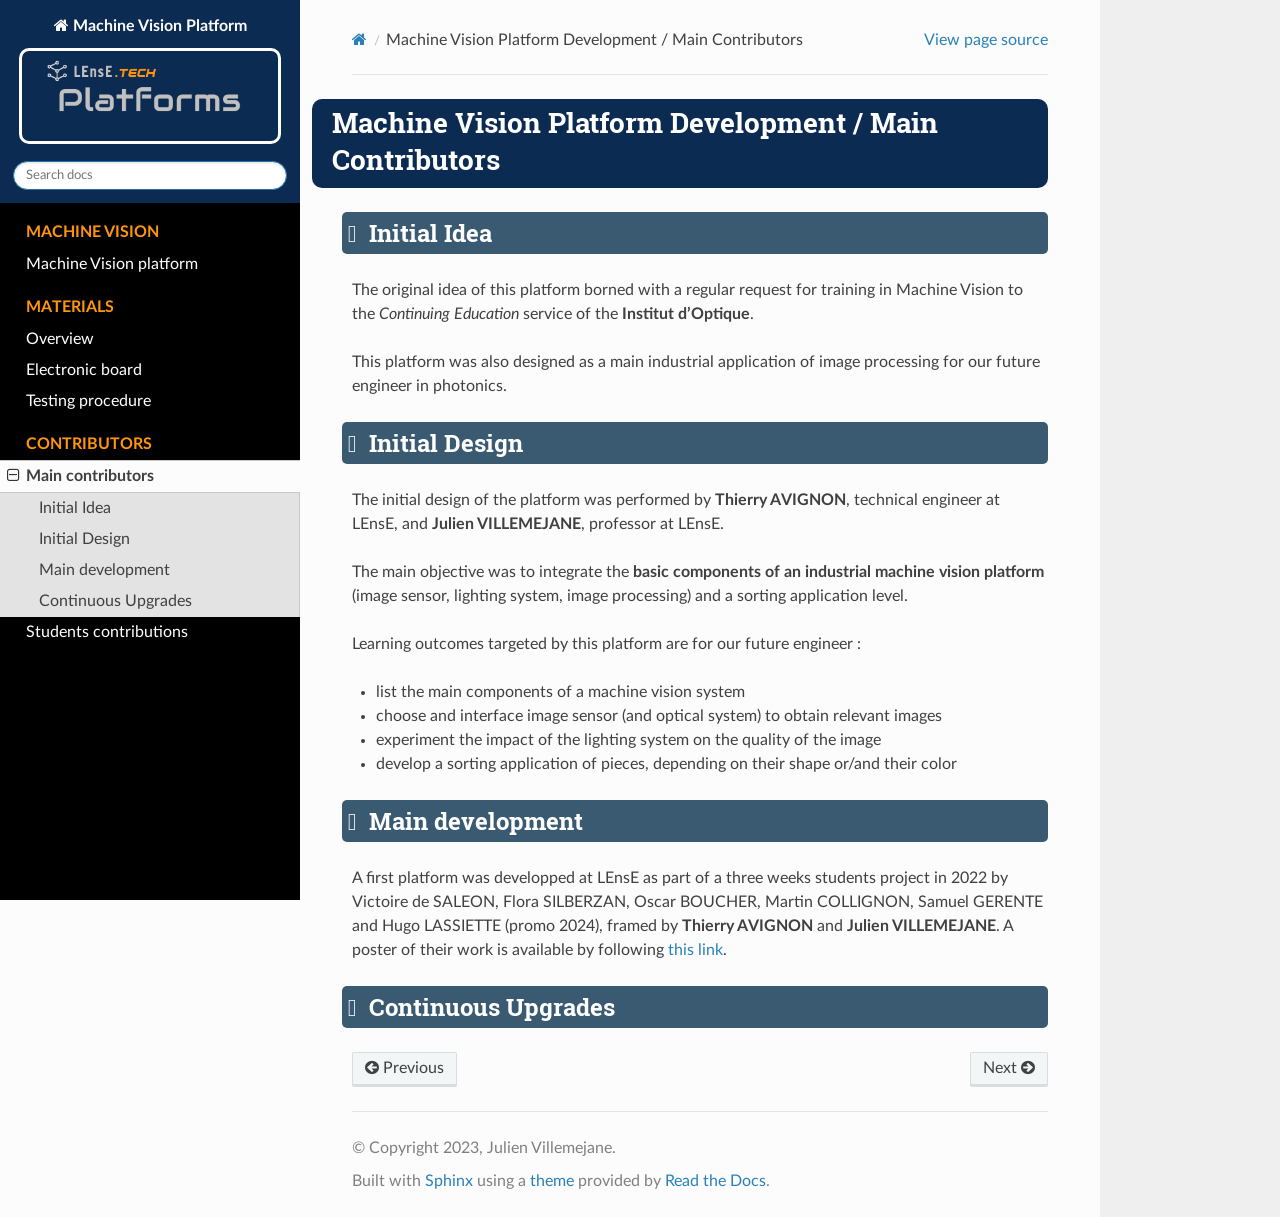
<file: contents/main_contributors.html>
<!DOCTYPE html>
<html class="writer-html5" lang="en" data-content_root="../">
<head>
  <meta charset="utf-8" /><meta name="viewport" content="width=device-width, initial-scale=1" />

  <meta name="viewport" content="width=device-width, initial-scale=1.0" />
  <title>Machine Vision Platform Development / Main Contributors &mdash; Machine Vision Platform 0.2 documentation</title>
      <link rel="stylesheet" type="text/css" href="../_static/pygments.css?v=b86133f3" />
      <link rel="stylesheet" type="text/css" href="../_static/css/theme.css?v=e59714d7" />
      <link rel="stylesheet" type="text/css" href="../_static/css/lense-platforms.css?v=64eb0f87" />
      <link rel="stylesheet" type="text/css" href="../_static/css/links.css?v=7a4609b2" />
      <link rel="stylesheet" type="text/css" href="https://iogs-lense.github.io/lense.tech/assets/css/fontawesome/css/all.css" />

  
      <script src="../_static/jquery.js?v=5d32c60e"></script>
      <script src="../_static/_sphinx_javascript_frameworks_compat.js?v=2cd50e6c"></script>
      <script src="../_static/documentation_options.js?v=10f1778b"></script>
      <script src="../_static/doctools.js?v=9bcbadda"></script>
      <script src="../_static/sphinx_highlight.js?v=dc90522c"></script>
    <script src="../_static/js/theme.js"></script>
    <link rel="index" title="Index" href="../genindex.html" />
    <link rel="search" title="Search" href="../search.html" />
    <link rel="next" title="Machine Vision Platform Development / Students Projects" href="other_contributors.html" />
    <link rel="prev" title="Machine Vision Testing procedures" href="material_testing.html" /> 
</head>

<body class="wy-body-for-nav"> 
  <div class="wy-grid-for-nav">
    <nav data-toggle="wy-nav-shift" class="wy-nav-side">
      <div class="wy-side-scroll">
        <div class="wy-side-nav-search" >

          
          
          <a href="../index.html" class="icon icon-home">
            Machine Vision Platform
              <img src="../_static/logo-platforms_git.png" class="logo" alt="Logo"/>
          </a>
<div role="search">
  <form id="rtd-search-form" class="wy-form" action="../search.html" method="get">
    <input type="text" name="q" placeholder="Search docs" aria-label="Search docs" />
    <input type="hidden" name="check_keywords" value="yes" />
    <input type="hidden" name="area" value="default" />
  </form>
</div>
        </div><div class="wy-menu wy-menu-vertical" data-spy="affix" role="navigation" aria-label="Navigation menu">
              <p class="caption" role="heading"><span class="caption-text">Machine Vision</span></p>
<ul>
<li class="toctree-l1"><a class="reference internal" href="machine_vision.html">     Machine Vision platform</a></li>
</ul>
<p class="caption" role="heading"><span class="caption-text">Materials</span></p>
<ul>
<li class="toctree-l1"><a class="reference internal" href="material_overview.html">     Overview</a></li>
<li class="toctree-l1"><a class="reference internal" href="material_board.html">     Electronic board</a></li>
<li class="toctree-l1"><a class="reference internal" href="material_testing.html">     Testing procedure</a></li>
</ul>
<p class="caption" role="heading"><span class="caption-text">Contributors</span></p>
<ul class="current">
<li class="toctree-l1 current"><a class="current reference internal" href="#">     Main contributors</a><ul>
<li class="toctree-l2"><a class="reference internal" href="#initial-idea">Initial Idea</a></li>
<li class="toctree-l2"><a class="reference internal" href="#initial-design">Initial Design</a></li>
<li class="toctree-l2"><a class="reference internal" href="#main-development">Main development</a></li>
<li class="toctree-l2"><a class="reference internal" href="#continuous-upgrades">Continuous Upgrades</a></li>
</ul>
</li>
<li class="toctree-l1"><a class="reference internal" href="other_contributors.html">     Students contributions</a></li>
</ul>

        </div>
      </div>
    </nav>

    <section data-toggle="wy-nav-shift" class="wy-nav-content-wrap"><nav class="wy-nav-top" aria-label="Mobile navigation menu" >
          <i data-toggle="wy-nav-top" class="fa fa-bars"></i>
          <a href="../index.html">Machine Vision Platform</a>
      </nav>

      <div class="wy-nav-content">
        <div class="rst-content">
          <div role="navigation" aria-label="Page navigation">
  <ul class="wy-breadcrumbs">
      <li><a href="../index.html" class="icon icon-home" aria-label="Home"></a></li>
      <li class="breadcrumb-item active">Machine Vision Platform Development / Main Contributors</li>
      <li class="wy-breadcrumbs-aside">
            <a href="../_sources/contents/main_contributors.rst.txt" rel="nofollow"> View page source</a>
      </li>
  </ul>
  <hr/>
</div>
          <div role="main" class="document" itemscope="itemscope" itemtype="http://schema.org/Article">
           <div itemprop="articleBody">
             
  <section id="machine-vision-platform-development-main-contributors">
<h1>Machine Vision Platform Development / Main Contributors<a class="headerlink" href="#machine-vision-platform-development-main-contributors" title="Link to this heading"></a></h1>
<section id="initial-idea">
<h2>Initial Idea<a class="headerlink" href="#initial-idea" title="Link to this heading"></a></h2>
<p>The original idea of this platform borned with a regular request for training in Machine Vision to the <em>Continuing Education</em> service of the <strong>Institut d’Optique</strong>.</p>
<p>This platform was also designed as a main industrial application of image processing for our future engineer in photonics.</p>
</section>
<section id="initial-design">
<h2>Initial Design<a class="headerlink" href="#initial-design" title="Link to this heading"></a></h2>
<p>The initial design of the platform was performed by <strong>Thierry AVIGNON</strong>, technical engineer at LEnsE, and <strong>Julien VILLEMEJANE</strong>, professor at LEnsE.</p>
<p>The main objective was to integrate the <strong>basic components of an industrial machine vision platform</strong> (image sensor, lighting system, image processing) and a sorting application level.</p>
<p>Learning outcomes targeted by this platform are for our future engineer :</p>
<ul class="simple">
<li><p>list the main components of a machine vision system</p></li>
<li><p>choose and interface image sensor (and optical system) to obtain relevant images</p></li>
<li><p>experiment the impact of the lighting system on the quality of the image</p></li>
<li><p>develop a sorting application of pieces, depending on their shape or/and their color</p></li>
</ul>
</section>
<section id="main-development">
<h2>Main development<a class="headerlink" href="#main-development" title="Link to this heading"></a></h2>
<p>A first platform was developped at LEnsE as part of a three weeks students project in 2022 by Victoire de SALEON, Flora SILBERZAN, Oscar BOUCHER, Martin COLLIGNON, Samuel GERENTE and Hugo LASSIETTE (promo 2024), framed by <strong>Thierry AVIGNON</strong> and <strong>Julien VILLEMEJANE</strong>. A poster of their work is available by following <a class="reference external" href="http://lense.institutoptique.fr/ressources/MINE/Realisations/PIMS/2022_VisionIndustrielle/2022_PIMS_VisionIndustrielle_Poster.pdf">this link</a>.</p>
</section>
<section id="continuous-upgrades">
<h2>Continuous Upgrades<a class="headerlink" href="#continuous-upgrades" title="Link to this heading"></a></h2>
</section>
</section>


           </div>
          </div>
          <footer><div class="rst-footer-buttons" role="navigation" aria-label="Footer">
        <a href="material_testing.html" class="btn btn-neutral float-left" title="Machine Vision Testing procedures" accesskey="p" rel="prev"><span class="fa fa-arrow-circle-left" aria-hidden="true"></span> Previous</a>
        <a href="other_contributors.html" class="btn btn-neutral float-right" title="Machine Vision Platform Development / Students Projects" accesskey="n" rel="next">Next <span class="fa fa-arrow-circle-right" aria-hidden="true"></span></a>
    </div>

  <hr/>

  <div role="contentinfo">
    <p>&#169; Copyright 2023, Julien Villemejane.</p>
  </div>

  Built with <a href="https://www.sphinx-doc.org/">Sphinx</a> using a
    <a href="https://github.com/readthedocs/sphinx_rtd_theme">theme</a>
    provided by <a href="https://readthedocs.org">Read the Docs</a>.
   

</footer>
        </div>
      </div>
    </section>
  </div>
  <script>
      jQuery(function () {
          SphinxRtdTheme.Navigation.enable(true);
      });
  </script> 

</body>
</html>
</file>
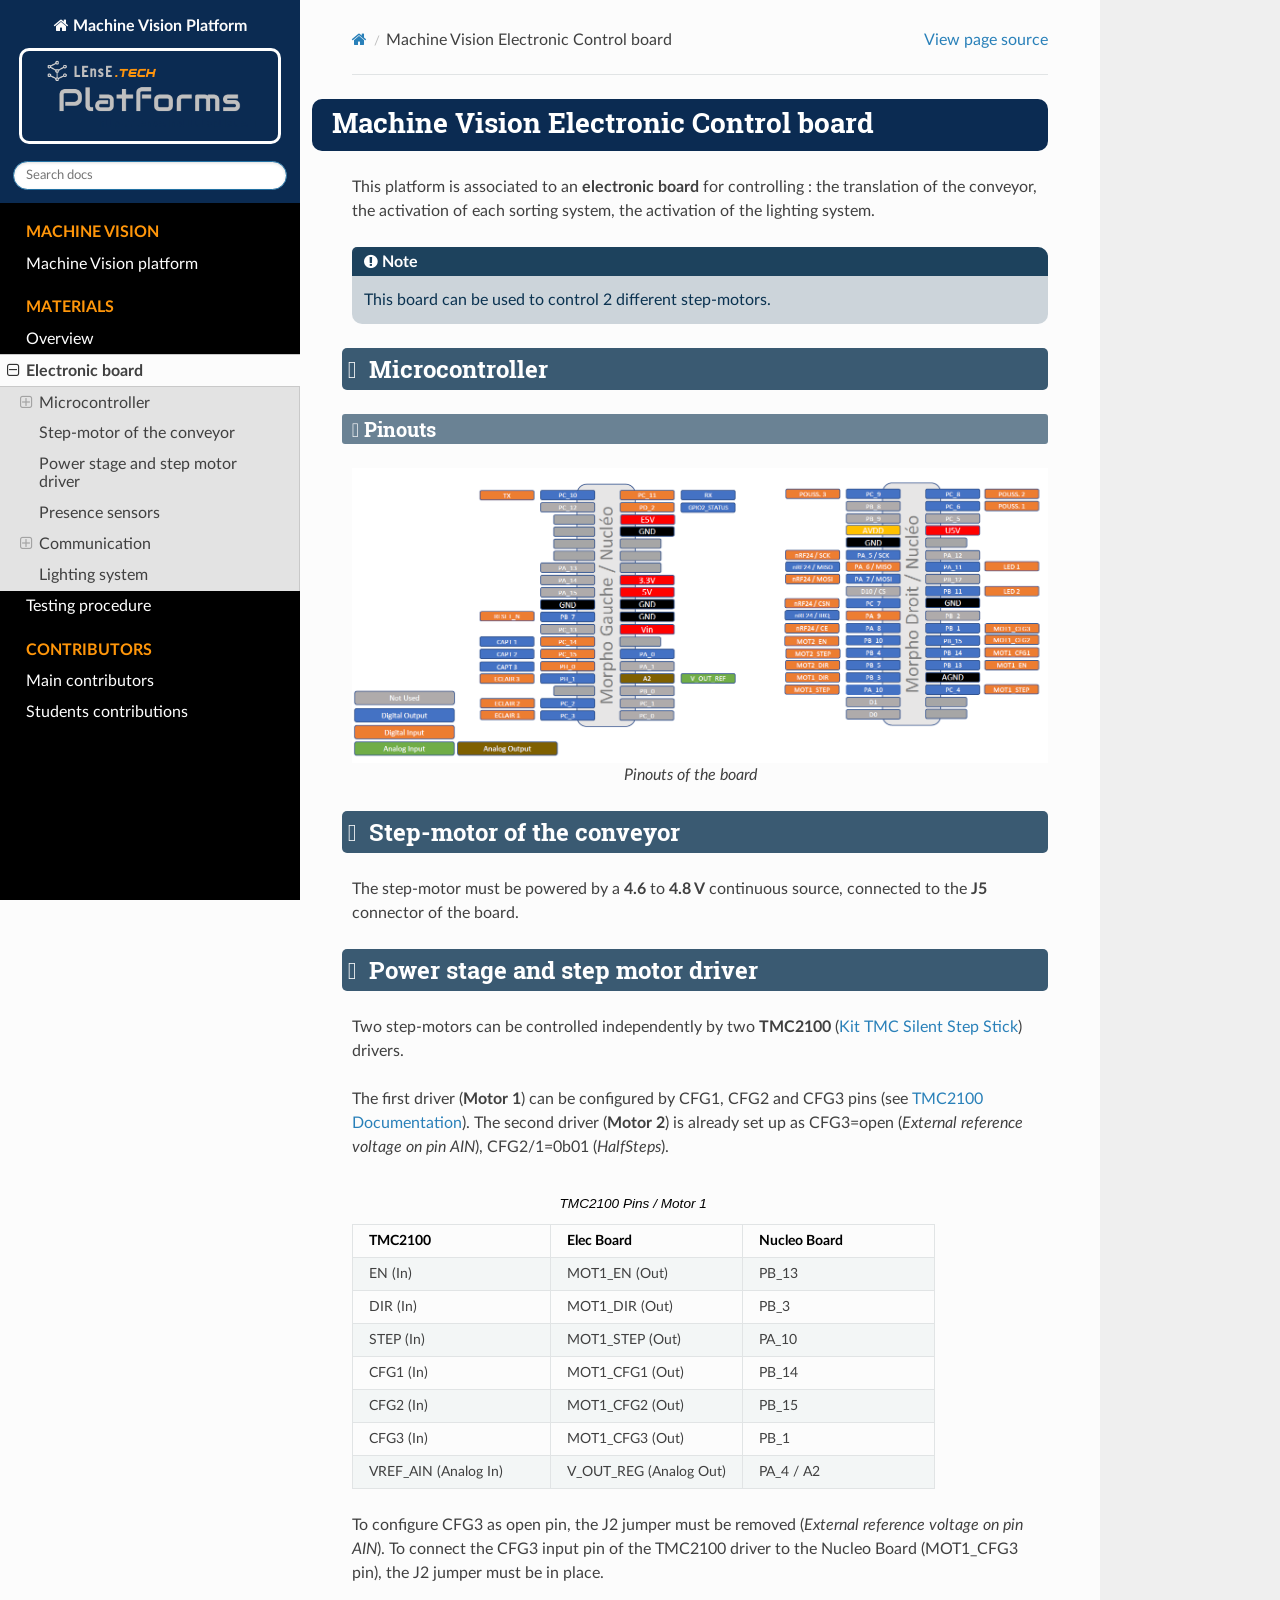
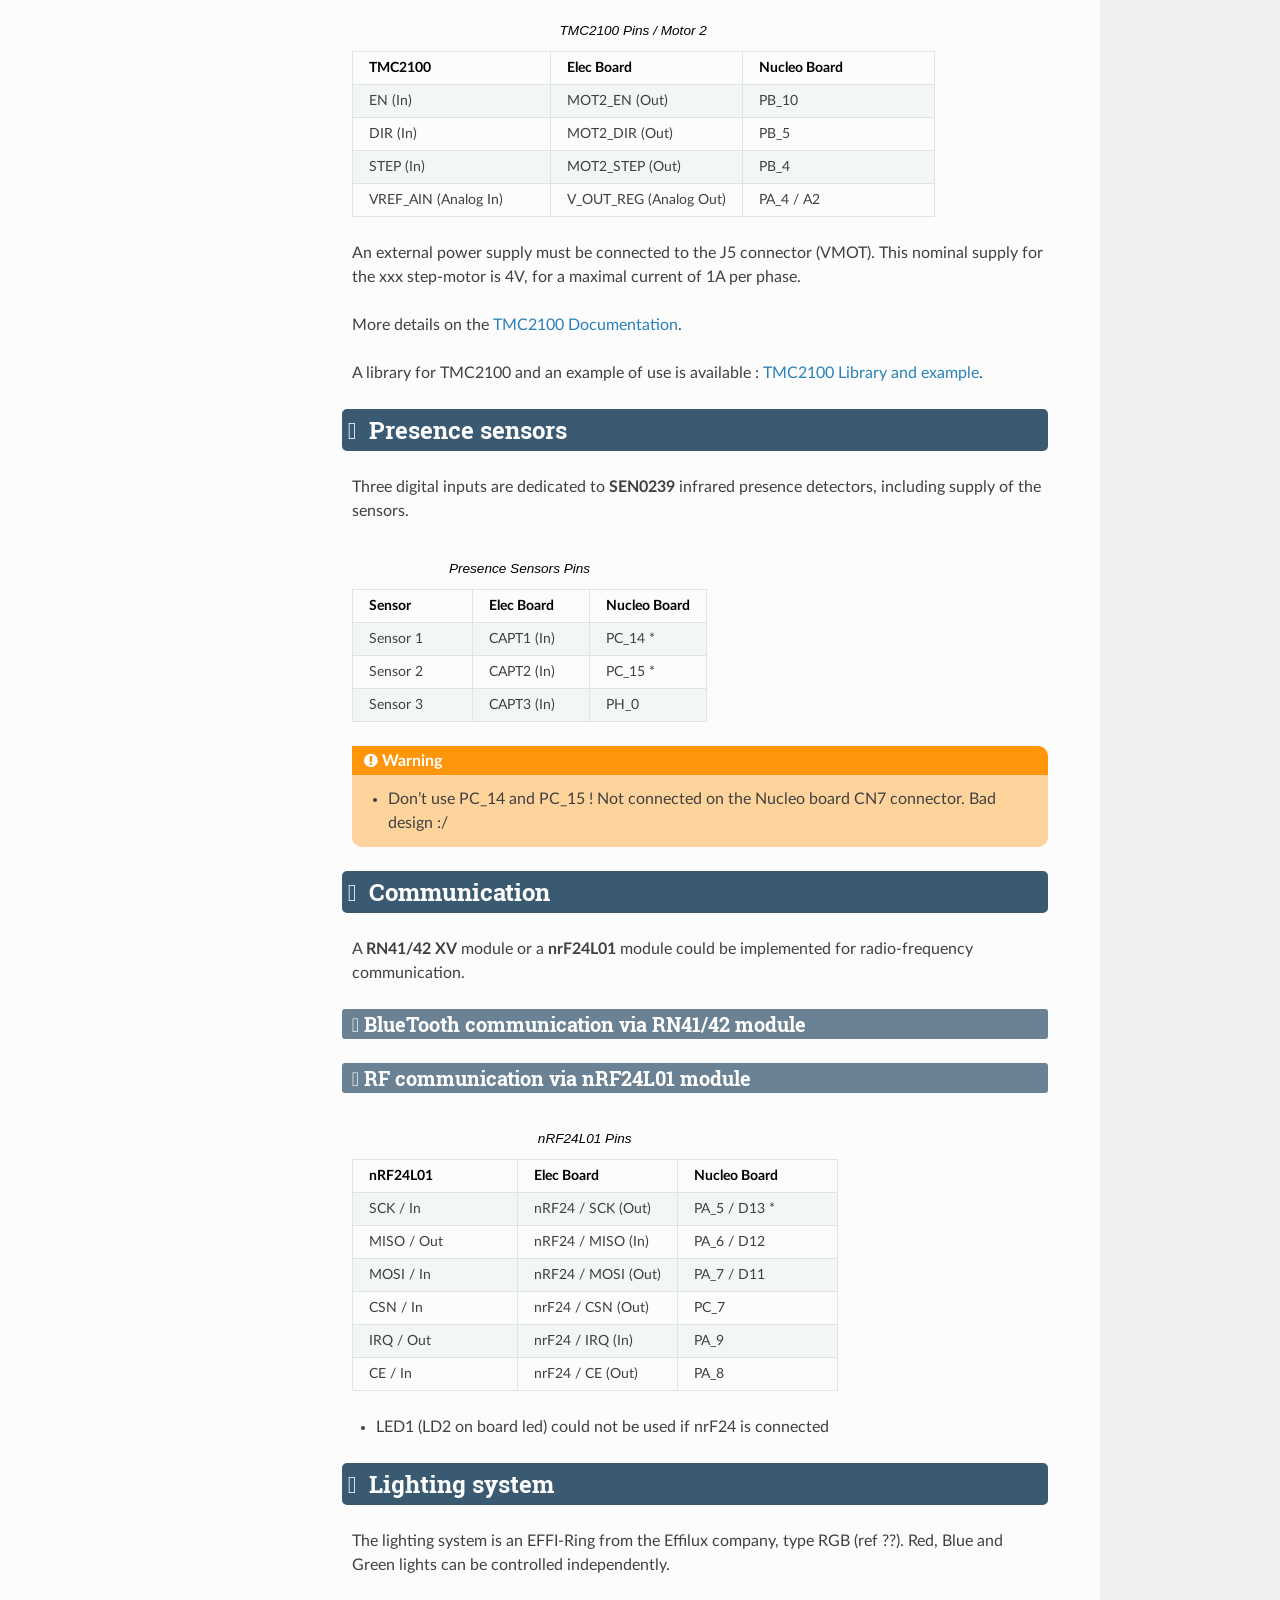
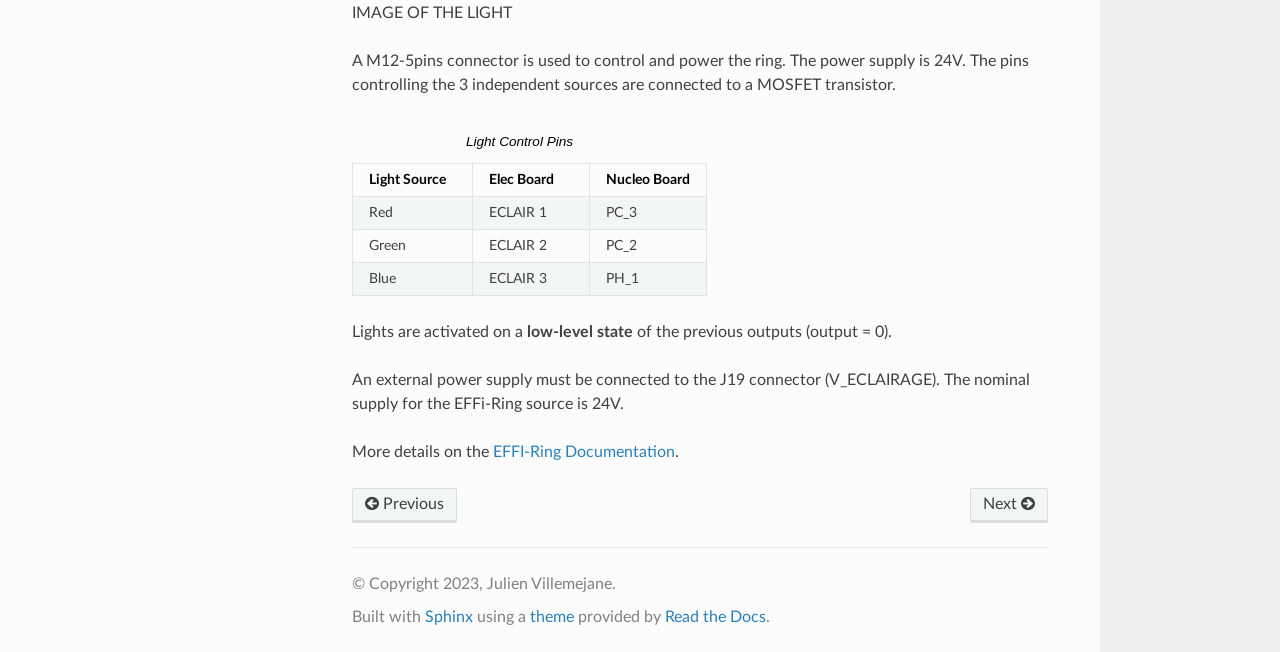
<file: contents/material_board.html>
<!DOCTYPE html>
<html class="writer-html5" lang="en" data-content_root="../">
<head>
  <meta charset="utf-8" /><meta name="viewport" content="width=device-width, initial-scale=1" />

  <meta name="viewport" content="width=device-width, initial-scale=1.0" />
  <title>Machine Vision Electronic Control board &mdash; Machine Vision Platform 0.2 documentation</title>
      <link rel="stylesheet" type="text/css" href="../_static/pygments.css?v=b86133f3" />
      <link rel="stylesheet" type="text/css" href="../_static/css/theme.css?v=e59714d7" />
      <link rel="stylesheet" type="text/css" href="../_static/css/lense-platforms.css?v=64eb0f87" />
      <link rel="stylesheet" type="text/css" href="../_static/css/links.css?v=7a4609b2" />
      <link rel="stylesheet" type="text/css" href="https://iogs-lense.github.io/lense.tech/assets/css/fontawesome/css/all.css" />

  
      <script src="../_static/jquery.js?v=5d32c60e"></script>
      <script src="../_static/_sphinx_javascript_frameworks_compat.js?v=2cd50e6c"></script>
      <script src="../_static/documentation_options.js?v=10f1778b"></script>
      <script src="../_static/doctools.js?v=9bcbadda"></script>
      <script src="../_static/sphinx_highlight.js?v=dc90522c"></script>
    <script src="../_static/js/theme.js"></script>
    <link rel="index" title="Index" href="../genindex.html" />
    <link rel="search" title="Search" href="../search.html" />
    <link rel="next" title="Machine Vision Testing procedures" href="material_testing.html" />
    <link rel="prev" title="Overview of the platform" href="material_overview.html" /> 
</head>

<body class="wy-body-for-nav"> 
  <div class="wy-grid-for-nav">
    <nav data-toggle="wy-nav-shift" class="wy-nav-side">
      <div class="wy-side-scroll">
        <div class="wy-side-nav-search" >

          
          
          <a href="../index.html" class="icon icon-home">
            Machine Vision Platform
              <img src="../_static/logo-platforms_git.png" class="logo" alt="Logo"/>
          </a>
<div role="search">
  <form id="rtd-search-form" class="wy-form" action="../search.html" method="get">
    <input type="text" name="q" placeholder="Search docs" aria-label="Search docs" />
    <input type="hidden" name="check_keywords" value="yes" />
    <input type="hidden" name="area" value="default" />
  </form>
</div>
        </div><div class="wy-menu wy-menu-vertical" data-spy="affix" role="navigation" aria-label="Navigation menu">
              <p class="caption" role="heading"><span class="caption-text">Machine Vision</span></p>
<ul>
<li class="toctree-l1"><a class="reference internal" href="machine_vision.html">     Machine Vision platform</a></li>
</ul>
<p class="caption" role="heading"><span class="caption-text">Materials</span></p>
<ul class="current">
<li class="toctree-l1"><a class="reference internal" href="material_overview.html">     Overview</a></li>
<li class="toctree-l1 current"><a class="current reference internal" href="#">     Electronic board</a><ul>
<li class="toctree-l2"><a class="reference internal" href="#microcontroller">Microcontroller</a><ul>
<li class="toctree-l3"><a class="reference internal" href="#pinouts">Pinouts</a></li>
</ul>
</li>
<li class="toctree-l2"><a class="reference internal" href="#step-motor-of-the-conveyor">Step-motor of the conveyor</a></li>
<li class="toctree-l2"><a class="reference internal" href="#power-stage-and-step-motor-driver">Power stage and step motor driver</a></li>
<li class="toctree-l2"><a class="reference internal" href="#presence-sensors">Presence sensors</a></li>
<li class="toctree-l2"><a class="reference internal" href="#communication">Communication</a><ul>
<li class="toctree-l3"><a class="reference internal" href="#bluetooth-communication-via-rn41-42-module">BlueTooth communication via RN41/42 module</a></li>
<li class="toctree-l3"><a class="reference internal" href="#rf-communication-via-nrf24l01-module">RF communication via nRF24L01 module</a></li>
</ul>
</li>
<li class="toctree-l2"><a class="reference internal" href="#lighting-system">Lighting system</a></li>
</ul>
</li>
<li class="toctree-l1"><a class="reference internal" href="material_testing.html">     Testing procedure</a></li>
</ul>
<p class="caption" role="heading"><span class="caption-text">Contributors</span></p>
<ul>
<li class="toctree-l1"><a class="reference internal" href="main_contributors.html">     Main contributors</a></li>
<li class="toctree-l1"><a class="reference internal" href="other_contributors.html">     Students contributions</a></li>
</ul>

        </div>
      </div>
    </nav>

    <section data-toggle="wy-nav-shift" class="wy-nav-content-wrap"><nav class="wy-nav-top" aria-label="Mobile navigation menu" >
          <i data-toggle="wy-nav-top" class="fa fa-bars"></i>
          <a href="../index.html">Machine Vision Platform</a>
      </nav>

      <div class="wy-nav-content">
        <div class="rst-content">
          <div role="navigation" aria-label="Page navigation">
  <ul class="wy-breadcrumbs">
      <li><a href="../index.html" class="icon icon-home" aria-label="Home"></a></li>
      <li class="breadcrumb-item active">Machine Vision Electronic Control board</li>
      <li class="wy-breadcrumbs-aside">
            <a href="../_sources/contents/material_board.rst.txt" rel="nofollow"> View page source</a>
      </li>
  </ul>
  <hr/>
</div>
          <div role="main" class="document" itemscope="itemscope" itemtype="http://schema.org/Article">
           <div itemprop="articleBody">
             
  <section id="machine-vision-electronic-control-board">
<h1>Machine Vision Electronic Control board<a class="headerlink" href="#machine-vision-electronic-control-board" title="Link to this heading"></a></h1>
<p>This platform is associated to an <strong>electronic board</strong> for controlling : the translation of the conveyor, the activation of each sorting system, the activation of the lighting system.</p>
<div class="admonition note">
<p class="admonition-title">Note</p>
<p>This board can be used to control 2 different step-motors.</p>
</div>
<section id="microcontroller">
<h2>Microcontroller<a class="headerlink" href="#microcontroller" title="Link to this heading"></a></h2>
<section id="pinouts">
<h3>Pinouts<a class="headerlink" href="#pinouts" title="Link to this heading"></a></h3>
<figure class="align-center" id="id2">
<img alt="Pinout of the microcontroller" src="../_images/microcontroller_board_pinout.png" />
<figcaption>
<p><span class="caption-text">Pinouts of the board</span><a class="headerlink" href="#id2" title="Link to this image"></a></p>
</figcaption>
</figure>
</section>
</section>
<section id="step-motor-of-the-conveyor">
<h2>Step-motor of the conveyor<a class="headerlink" href="#step-motor-of-the-conveyor" title="Link to this heading"></a></h2>
<p>The step-motor must be powered by a <strong>4.6</strong> to <strong>4.8 V</strong> continuous source, connected to the <strong>J5</strong> connector of the board.</p>
</section>
<section id="power-stage-and-step-motor-driver">
<h2>Power stage and step motor driver<a class="headerlink" href="#power-stage-and-step-motor-driver" title="Link to this heading"></a></h2>
<p>Two step-motors can be controlled independently  by two <strong>TMC2100</strong> (<a class="reference external" href="https://fr.farnell.com/trinamic/tmc-silentstepstick/carte-driver-moteur-pas-a-pas/dp/2822153">Kit TMC Silent Step Stick</a>) drivers.</p>
<p>The first driver (<strong>Motor 1</strong>) can be configured by CFG1, CFG2 and CFG3 pins (see <a class="reference external" href="https://www.utmel.com/productdetail/trinamicmotioncontrolgmbh-tmc2100tat-5369295?utm_source=bing&amp;utm_medium=cpc&amp;utm_campaign=Utmel-octop-T~Z-ic-3.28(2229)&amp;utm_term=TMC2100-TA-T&amp;utm_content=T~Z-Integrated+Circuits-3.28">TMC2100 Documentation</a>).
The second driver (<strong>Motor 2</strong>) is already set up as CFG3=open (<em>External reference voltage on pin AIN</em>), CFG2/1=0b01 (<em>HalfSteps</em>).</p>
<table class="docutils align-default" id="id3">
<caption><span class="caption-text">TMC2100 Pins / Motor 1</span><a class="headerlink" href="#id3" title="Link to this table"></a></caption>
<colgroup>
<col style="width: 34.0%" />
<col style="width: 33.0%" />
<col style="width: 33.0%" />
</colgroup>
<thead>
<tr class="row-odd"><th class="head"><p>TMC2100</p></th>
<th class="head"><p>Elec Board</p></th>
<th class="head"><p>Nucleo Board</p></th>
</tr>
</thead>
<tbody>
<tr class="row-even"><td><p>EN (In)</p></td>
<td><p>MOT1_EN (Out)</p></td>
<td><p>PB_13</p></td>
</tr>
<tr class="row-odd"><td><p>DIR (In)</p></td>
<td><p>MOT1_DIR (Out)</p></td>
<td><p>PB_3</p></td>
</tr>
<tr class="row-even"><td><p>STEP (In)</p></td>
<td><p>MOT1_STEP (Out)</p></td>
<td><p>PA_10</p></td>
</tr>
<tr class="row-odd"><td><p>CFG1 (In)</p></td>
<td><p>MOT1_CFG1 (Out)</p></td>
<td><p>PB_14</p></td>
</tr>
<tr class="row-even"><td><p>CFG2 (In)</p></td>
<td><p>MOT1_CFG2 (Out)</p></td>
<td><p>PB_15</p></td>
</tr>
<tr class="row-odd"><td><p>CFG3 (In)</p></td>
<td><p>MOT1_CFG3 (Out)</p></td>
<td><p>PB_1</p></td>
</tr>
<tr class="row-even"><td><p>VREF_AIN (Analog In)</p></td>
<td><p>V_OUT_REG (Analog Out)</p></td>
<td><p>PA_4 / A2</p></td>
</tr>
</tbody>
</table>
<p>To configure CFG3 as open pin, the J2 jumper must be removed (<em>External reference voltage on pin AIN</em>). To connect the CFG3 input pin of the TMC2100 driver to the Nucleo Board (MOT1_CFG3 pin), the J2 jumper must be in place.</p>
<table class="docutils align-default" id="id4">
<caption><span class="caption-text">TMC2100 Pins / Motor 2</span><a class="headerlink" href="#id4" title="Link to this table"></a></caption>
<colgroup>
<col style="width: 34.0%" />
<col style="width: 33.0%" />
<col style="width: 33.0%" />
</colgroup>
<thead>
<tr class="row-odd"><th class="head"><p>TMC2100</p></th>
<th class="head"><p>Elec Board</p></th>
<th class="head"><p>Nucleo Board</p></th>
</tr>
</thead>
<tbody>
<tr class="row-even"><td><p>EN (In)</p></td>
<td><p>MOT2_EN (Out)</p></td>
<td><p>PB_10</p></td>
</tr>
<tr class="row-odd"><td><p>DIR (In)</p></td>
<td><p>MOT2_DIR (Out)</p></td>
<td><p>PB_5</p></td>
</tr>
<tr class="row-even"><td><p>STEP (In)</p></td>
<td><p>MOT2_STEP (Out)</p></td>
<td><p>PB_4</p></td>
</tr>
<tr class="row-odd"><td><p>VREF_AIN (Analog In)</p></td>
<td><p>V_OUT_REG (Analog Out)</p></td>
<td><p>PA_4 / A2</p></td>
</tr>
</tbody>
</table>
<p>An external power supply must be connected to the J5 connector (VMOT). This nominal supply for the xxx step-motor is 4V, for a maximal current of 1A per phase.</p>
<p>More details on the <a class="reference external" href="https://www.utmel.com/productdetail/trinamicmotioncontrolgmbh-tmc2100tat-5369295?utm_source=bing&amp;utm_medium=cpc&amp;utm_campaign=Utmel-octop-T~Z-ic-3.28(2229)&amp;utm_term=TMC2100-TA-T&amp;utm_content=T~Z-Integrated+Circuits-3.28">TMC2100 Documentation</a>.</p>
<p>A library for TMC2100 and an example of use is available : <a class="reference external" href="https://github.com/IOGS-LEnsE/machine-vision/blob/main/progs/step_motor_tmc2100/step_motor_tmc2100.zip">TMC2100 Library and example</a>.</p>
</section>
<section id="presence-sensors">
<h2>Presence sensors<a class="headerlink" href="#presence-sensors" title="Link to this heading"></a></h2>
<p>Three digital inputs are dedicated to <strong>SEN0239</strong> infrared presence detectors, including supply of the sensors.</p>
<table class="docutils align-default" id="id5">
<caption><span class="caption-text">Presence Sensors Pins</span><a class="headerlink" href="#id5" title="Link to this table"></a></caption>
<colgroup>
<col style="width: 34.0%" />
<col style="width: 33.0%" />
<col style="width: 33.0%" />
</colgroup>
<thead>
<tr class="row-odd"><th class="head"><p>Sensor</p></th>
<th class="head"><p>Elec Board</p></th>
<th class="head"><p>Nucleo Board</p></th>
</tr>
</thead>
<tbody>
<tr class="row-even"><td><p>Sensor 1</p></td>
<td><p>CAPT1 (In)</p></td>
<td><p>PC_14 *</p></td>
</tr>
<tr class="row-odd"><td><p>Sensor 2</p></td>
<td><p>CAPT2 (In)</p></td>
<td><p>PC_15 *</p></td>
</tr>
<tr class="row-even"><td><p>Sensor 3</p></td>
<td><p>CAPT3 (In)</p></td>
<td><p>PH_0</p></td>
</tr>
</tbody>
</table>
<div class="admonition warning">
<p class="admonition-title">Warning</p>
<ul class="simple">
<li><p>Don’t use PC_14 and PC_15 ! Not connected on the Nucleo board CN7 connector. Bad design :/</p></li>
</ul>
</div>
</section>
<section id="communication">
<h2>Communication<a class="headerlink" href="#communication" title="Link to this heading"></a></h2>
<p>A <strong>RN41/42 XV</strong> module or a <strong>nrF24L01</strong> module could be implemented for radio-frequency communication.</p>
<section id="bluetooth-communication-via-rn41-42-module">
<h3>BlueTooth communication via RN41/42 module<a class="headerlink" href="#bluetooth-communication-via-rn41-42-module" title="Link to this heading"></a></h3>
</section>
<section id="rf-communication-via-nrf24l01-module">
<h3>RF communication via nRF24L01 module<a class="headerlink" href="#rf-communication-via-nrf24l01-module" title="Link to this heading"></a></h3>
<table class="docutils align-default" id="id6">
<caption><span class="caption-text">nRF24L01 Pins</span><a class="headerlink" href="#id6" title="Link to this table"></a></caption>
<colgroup>
<col style="width: 34.0%" />
<col style="width: 33.0%" />
<col style="width: 33.0%" />
</colgroup>
<thead>
<tr class="row-odd"><th class="head"><p>nRF24L01</p></th>
<th class="head"><p>Elec Board</p></th>
<th class="head"><p>Nucleo Board</p></th>
</tr>
</thead>
<tbody>
<tr class="row-even"><td><p>SCK / In</p></td>
<td><p>nRF24 / SCK (Out)</p></td>
<td><p>PA_5 / D13 *</p></td>
</tr>
<tr class="row-odd"><td><p>MISO / Out</p></td>
<td><p>nRF24 / MISO (In)</p></td>
<td><p>PA_6 / D12</p></td>
</tr>
<tr class="row-even"><td><p>MOSI / In</p></td>
<td><p>nRF24 / MOSI (Out)</p></td>
<td><p>PA_7 / D11</p></td>
</tr>
<tr class="row-odd"><td><p>CSN / In</p></td>
<td><p>nrF24 / CSN (Out)</p></td>
<td><p>PC_7</p></td>
</tr>
<tr class="row-even"><td><p>IRQ / Out</p></td>
<td><p>nrF24 / IRQ (In)</p></td>
<td><p>PA_9</p></td>
</tr>
<tr class="row-odd"><td><p>CE / In</p></td>
<td><p>nrF24 / CE (Out)</p></td>
<td><p>PA_8</p></td>
</tr>
</tbody>
</table>
<ul class="simple">
<li><p>LED1 (LD2 on board led) could not be used if nrF24 is connected</p></li>
</ul>
</section>
</section>
<section id="lighting-system">
<h2>Lighting system<a class="headerlink" href="#lighting-system" title="Link to this heading"></a></h2>
<p>The lighting system is an EFFI-Ring from the Effilux company, type RGB (ref ??). Red, Blue and Green lights can be controlled independently.</p>
<p>IMAGE OF THE LIGHT</p>
<p>A M12-5pins connector is used to control and power the ring. The power supply is 24V. The pins controlling the 3 independent sources are connected to a MOSFET transistor.</p>
<table class="docutils align-default" id="id7">
<caption><span class="caption-text">Light Control Pins</span><a class="headerlink" href="#id7" title="Link to this table"></a></caption>
<colgroup>
<col style="width: 34.0%" />
<col style="width: 33.0%" />
<col style="width: 33.0%" />
</colgroup>
<thead>
<tr class="row-odd"><th class="head"><p>Light Source</p></th>
<th class="head"><p>Elec Board</p></th>
<th class="head"><p>Nucleo Board</p></th>
</tr>
</thead>
<tbody>
<tr class="row-even"><td><p>Red</p></td>
<td><p>ECLAIR 1</p></td>
<td><p>PC_3</p></td>
</tr>
<tr class="row-odd"><td><p>Green</p></td>
<td><p>ECLAIR 2</p></td>
<td><p>PC_2</p></td>
</tr>
<tr class="row-even"><td><p>Blue</p></td>
<td><p>ECLAIR 3</p></td>
<td><p>PH_1</p></td>
</tr>
</tbody>
</table>
<p>Lights are activated on a <strong>low-level state</strong> of the previous outputs (output = 0).</p>
<p>An external power supply must be connected to the J19 connector (V_ECLAIRAGE). The nominal supply for the EFFi-Ring source is 24V.</p>
<p>More details on the <a class="reference external" href="https://www.effilux.com/fr/produits/annulaire/effi-ring">EFFI-Ring Documentation</a>.</p>
</section>
</section>


           </div>
          </div>
          <footer><div class="rst-footer-buttons" role="navigation" aria-label="Footer">
        <a href="material_overview.html" class="btn btn-neutral float-left" title="Overview of the platform" accesskey="p" rel="prev"><span class="fa fa-arrow-circle-left" aria-hidden="true"></span> Previous</a>
        <a href="material_testing.html" class="btn btn-neutral float-right" title="Machine Vision Testing procedures" accesskey="n" rel="next">Next <span class="fa fa-arrow-circle-right" aria-hidden="true"></span></a>
    </div>

  <hr/>

  <div role="contentinfo">
    <p>&#169; Copyright 2023, Julien Villemejane.</p>
  </div>

  Built with <a href="https://www.sphinx-doc.org/">Sphinx</a> using a
    <a href="https://github.com/readthedocs/sphinx_rtd_theme">theme</a>
    provided by <a href="https://readthedocs.org">Read the Docs</a>.
   

</footer>
        </div>
      </div>
    </section>
  </div>
  <script>
      jQuery(function () {
          SphinxRtdTheme.Navigation.enable(true);
      });
  </script> 

</body>
</html>
</file>
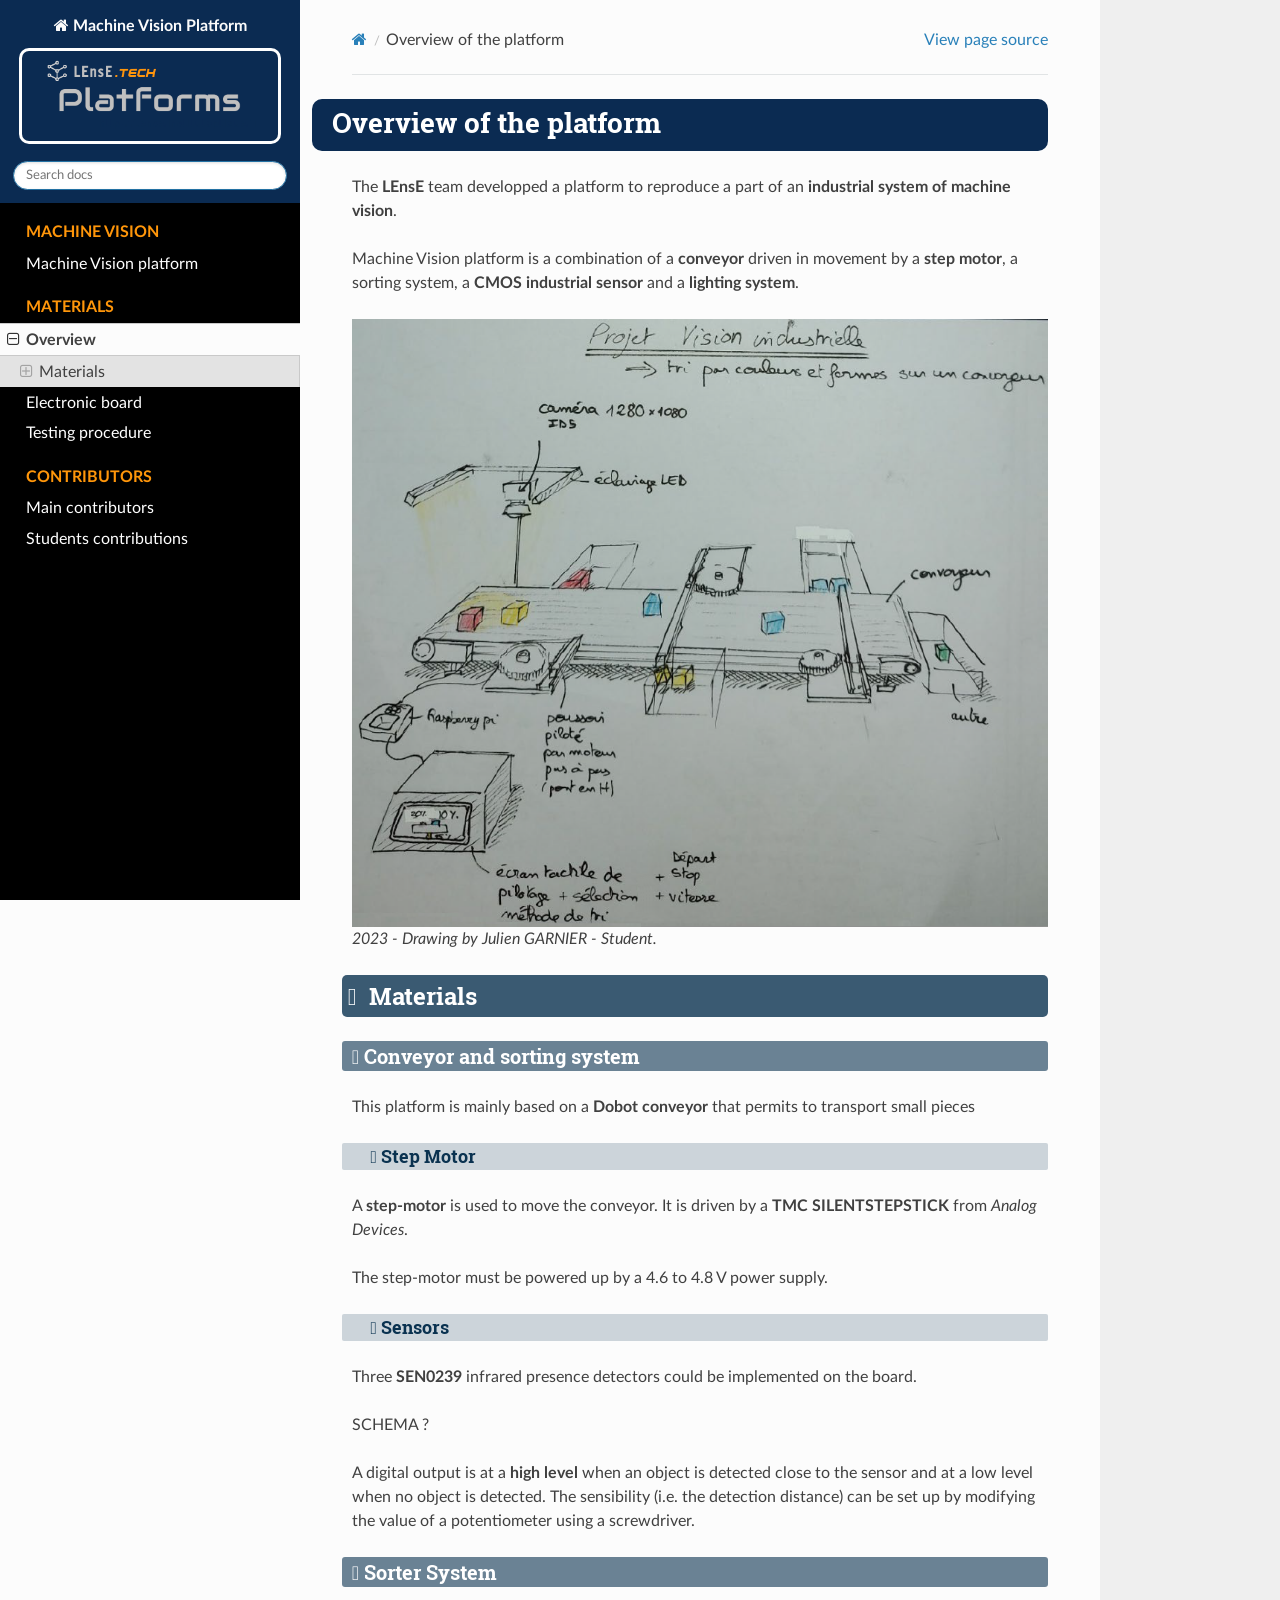
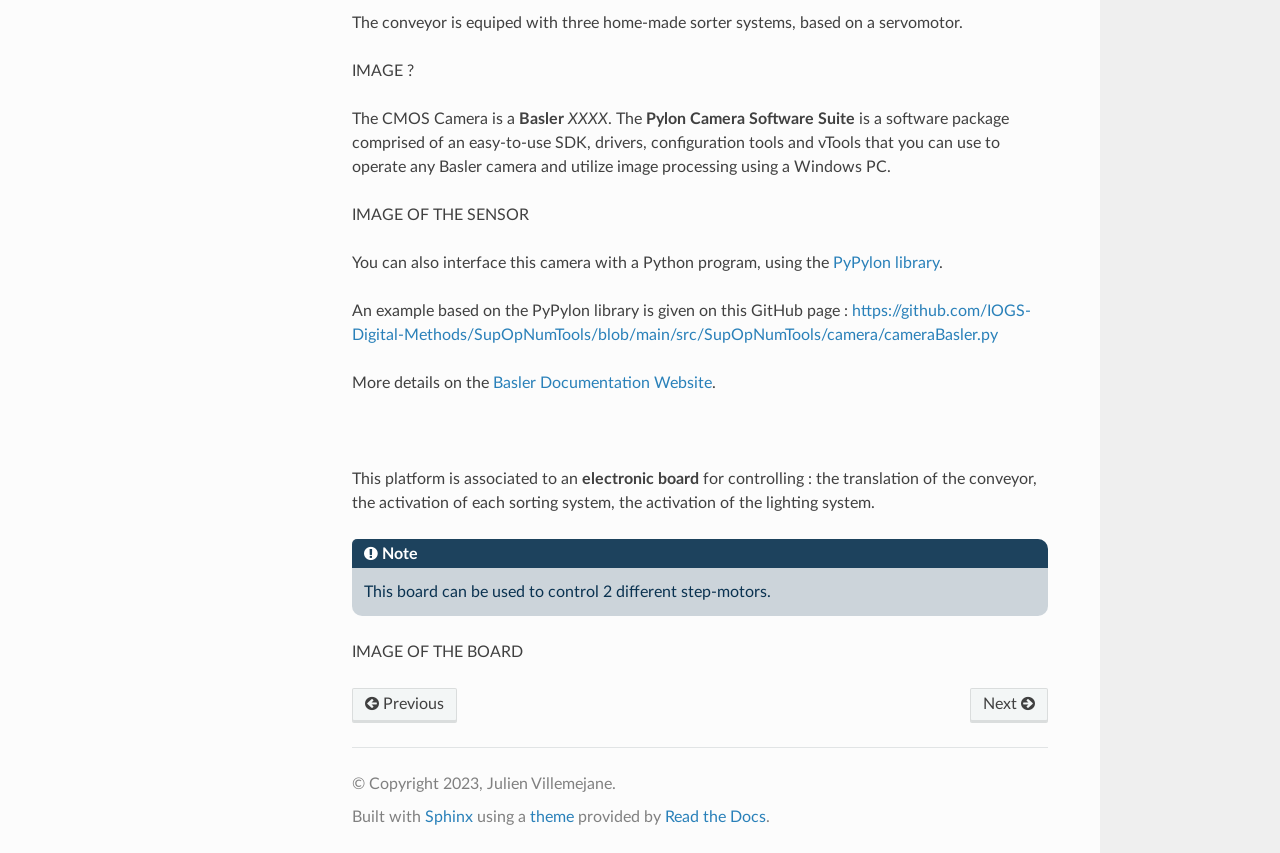
<file: contents/material_overview.html>
<!DOCTYPE html>
<html class="writer-html5" lang="en" data-content_root="../">
<head>
  <meta charset="utf-8" /><meta name="viewport" content="width=device-width, initial-scale=1" />

  <meta name="viewport" content="width=device-width, initial-scale=1.0" />
  <title>Overview of the platform &mdash; Machine Vision Platform 0.2 documentation</title>
      <link rel="stylesheet" type="text/css" href="../_static/pygments.css?v=b86133f3" />
      <link rel="stylesheet" type="text/css" href="../_static/css/theme.css?v=e59714d7" />
      <link rel="stylesheet" type="text/css" href="../_static/css/lense-platforms.css?v=64eb0f87" />
      <link rel="stylesheet" type="text/css" href="../_static/css/links.css?v=7a4609b2" />
      <link rel="stylesheet" type="text/css" href="https://iogs-lense.github.io/lense.tech/assets/css/fontawesome/css/all.css" />

  
      <script src="../_static/jquery.js?v=5d32c60e"></script>
      <script src="../_static/_sphinx_javascript_frameworks_compat.js?v=2cd50e6c"></script>
      <script src="../_static/documentation_options.js?v=10f1778b"></script>
      <script src="../_static/doctools.js?v=9bcbadda"></script>
      <script src="../_static/sphinx_highlight.js?v=dc90522c"></script>
    <script src="../_static/js/theme.js"></script>
    <link rel="index" title="Index" href="../genindex.html" />
    <link rel="search" title="Search" href="../search.html" />
    <link rel="next" title="Machine Vision Electronic Control board" href="material_board.html" />
    <link rel="prev" title="Machine Vision Platform" href="machine_vision.html" /> 
</head>

<body class="wy-body-for-nav"> 
  <div class="wy-grid-for-nav">
    <nav data-toggle="wy-nav-shift" class="wy-nav-side">
      <div class="wy-side-scroll">
        <div class="wy-side-nav-search" >

          
          
          <a href="../index.html" class="icon icon-home">
            Machine Vision Platform
              <img src="../_static/logo-platforms_git.png" class="logo" alt="Logo"/>
          </a>
<div role="search">
  <form id="rtd-search-form" class="wy-form" action="../search.html" method="get">
    <input type="text" name="q" placeholder="Search docs" aria-label="Search docs" />
    <input type="hidden" name="check_keywords" value="yes" />
    <input type="hidden" name="area" value="default" />
  </form>
</div>
        </div><div class="wy-menu wy-menu-vertical" data-spy="affix" role="navigation" aria-label="Navigation menu">
              <p class="caption" role="heading"><span class="caption-text">Machine Vision</span></p>
<ul>
<li class="toctree-l1"><a class="reference internal" href="machine_vision.html">     Machine Vision platform</a></li>
</ul>
<p class="caption" role="heading"><span class="caption-text">Materials</span></p>
<ul class="current">
<li class="toctree-l1 current"><a class="current reference internal" href="#">     Overview</a><ul>
<li class="toctree-l2"><a class="reference internal" href="#materials">Materials</a><ul>
<li class="toctree-l3"><a class="reference internal" href="#conveyor-and-sorting-system">Conveyor and sorting system</a><ul>
<li class="toctree-l4"><a class="reference internal" href="#step-motor">Step Motor</a></li>
<li class="toctree-l4"><a class="reference internal" href="#sensors">Sensors</a></li>
</ul>
</li>
<li class="toctree-l3"><a class="reference internal" href="#sorter-system">Sorter System</a></li>
</ul>
</li>
</ul>
</li>
<li class="toctree-l1"><a class="reference internal" href="material_board.html">     Electronic board</a></li>
<li class="toctree-l1"><a class="reference internal" href="material_testing.html">     Testing procedure</a></li>
</ul>
<p class="caption" role="heading"><span class="caption-text">Contributors</span></p>
<ul>
<li class="toctree-l1"><a class="reference internal" href="main_contributors.html">     Main contributors</a></li>
<li class="toctree-l1"><a class="reference internal" href="other_contributors.html">     Students contributions</a></li>
</ul>

        </div>
      </div>
    </nav>

    <section data-toggle="wy-nav-shift" class="wy-nav-content-wrap"><nav class="wy-nav-top" aria-label="Mobile navigation menu" >
          <i data-toggle="wy-nav-top" class="fa fa-bars"></i>
          <a href="../index.html">Machine Vision Platform</a>
      </nav>

      <div class="wy-nav-content">
        <div class="rst-content">
          <div role="navigation" aria-label="Page navigation">
  <ul class="wy-breadcrumbs">
      <li><a href="../index.html" class="icon icon-home" aria-label="Home"></a></li>
      <li class="breadcrumb-item active">Overview of the platform</li>
      <li class="wy-breadcrumbs-aside">
            <a href="../_sources/contents/material_overview.rst.txt" rel="nofollow"> View page source</a>
      </li>
  </ul>
  <hr/>
</div>
          <div role="main" class="document" itemscope="itemscope" itemtype="http://schema.org/Article">
           <div itemprop="articleBody">
             
  <section id="overview-of-the-platform">
<h1>Overview of the platform<a class="headerlink" href="#overview-of-the-platform" title="Link to this heading"></a></h1>
<p>The <strong>LEnsE</strong> team developped a platform to reproduce a part of an <strong>industrial system of machine vision</strong>.</p>
<p>Machine Vision platform is a combination of a <strong>conveyor</strong> driven in movement by a <strong>step motor</strong>, a sorting system, a <strong>CMOS industrial sensor</strong> and a <strong>lighting system</strong>.</p>
<figure class="align-default" id="id1">
<img alt="../_images/machine_vision_scheme_garnier.png" src="../_images/machine_vision_scheme_garnier.png" />
<figcaption>
<p><span class="caption-text">2023 - Drawing by Julien GARNIER - Student.</span><a class="headerlink" href="#id1" title="Link to this image"></a></p>
</figcaption>
</figure>
<section id="materials">
<h2>Materials<a class="headerlink" href="#materials" title="Link to this heading"></a></h2>
<section id="conveyor-and-sorting-system">
<h3>Conveyor and sorting system<a class="headerlink" href="#conveyor-and-sorting-system" title="Link to this heading"></a></h3>
<p>This platform is mainly based on a <strong>Dobot conveyor</strong> that permits to transport small pieces</p>
<section id="step-motor">
<h4>Step Motor<a class="headerlink" href="#step-motor" title="Link to this heading"></a></h4>
<p>A <strong>step-motor</strong> is used to move the conveyor. It is driven by a <strong>TMC SILENTSTEPSTICK</strong> from <em>Analog Devices</em>.</p>
<p>The step-motor must be powered up by a 4.6 to 4.8 V power supply.</p>
</section>
<section id="sensors">
<h4>Sensors<a class="headerlink" href="#sensors" title="Link to this heading"></a></h4>
<p>Three <strong>SEN0239</strong> infrared presence detectors could be implemented on the board.</p>
<p>SCHEMA ?</p>
<p>A digital output is at a <strong>high level</strong> when an object is detected close to the sensor and at a low level when no object is detected. The sensibility (i.e. the detection distance) can be set up by modifying the value of a potentiometer using a screwdriver.</p>
</section>
</section>
<section id="sorter-system">
<h3>Sorter System<a class="headerlink" href="#sorter-system" title="Link to this heading"></a></h3>
<p>The conveyor is equiped with three home-made sorter systems, based on a servomotor.</p>
<p>IMAGE ?</p>
<p>The CMOS Camera is a <strong>Basler</strong> <em>XXXX</em>. The <strong>Pylon Camera Software Suite</strong> is a software package comprised of an easy-to-use SDK, drivers, configuration tools and vTools that you can use to operate any Basler camera and utilize image processing using a Windows PC.</p>
<p>IMAGE OF THE SENSOR</p>
<p>You can also interface this camera with a Python program, using the <a class="reference external" href="https://github.com/basler/pypylon">PyPylon library</a>.</p>
<p>An example based on the PyPylon library is given on this GitHub page : <a class="reference external" href="https://github.com/IOGS-Digital-Methods/SupOpNumTools/blob/main/src/SupOpNumTools/camera/cameraBasler.py">https://github.com/IOGS-Digital-Methods/SupOpNumTools/blob/main/src/SupOpNumTools/camera/cameraBasler.py</a></p>
<p>More details on the <a class="reference external" href="https://www.baslerweb.fr/fr/20-cameras-matricielles">Basler Documentation Website</a>.</p>
<div class="line-block">
<div class="line"><br /></div>
</div>
<p>This platform is associated to an <strong>electronic board</strong> for controlling : the translation of the conveyor, the activation of each sorting system, the activation of the lighting system.</p>
<div class="admonition note">
<p class="admonition-title">Note</p>
<p>This board can be used to control 2 different step-motors.</p>
</div>
<p>IMAGE OF THE BOARD</p>
</section>
</section>
</section>


           </div>
          </div>
          <footer><div class="rst-footer-buttons" role="navigation" aria-label="Footer">
        <a href="machine_vision.html" class="btn btn-neutral float-left" title="Machine Vision Platform" accesskey="p" rel="prev"><span class="fa fa-arrow-circle-left" aria-hidden="true"></span> Previous</a>
        <a href="material_board.html" class="btn btn-neutral float-right" title="Machine Vision Electronic Control board" accesskey="n" rel="next">Next <span class="fa fa-arrow-circle-right" aria-hidden="true"></span></a>
    </div>

  <hr/>

  <div role="contentinfo">
    <p>&#169; Copyright 2023, Julien Villemejane.</p>
  </div>

  Built with <a href="https://www.sphinx-doc.org/">Sphinx</a> using a
    <a href="https://github.com/readthedocs/sphinx_rtd_theme">theme</a>
    provided by <a href="https://readthedocs.org">Read the Docs</a>.
   

</footer>
        </div>
      </div>
    </section>
  </div>
  <script>
      jQuery(function () {
          SphinxRtdTheme.Navigation.enable(true);
      });
  </script> 

</body>
</html>
</file>
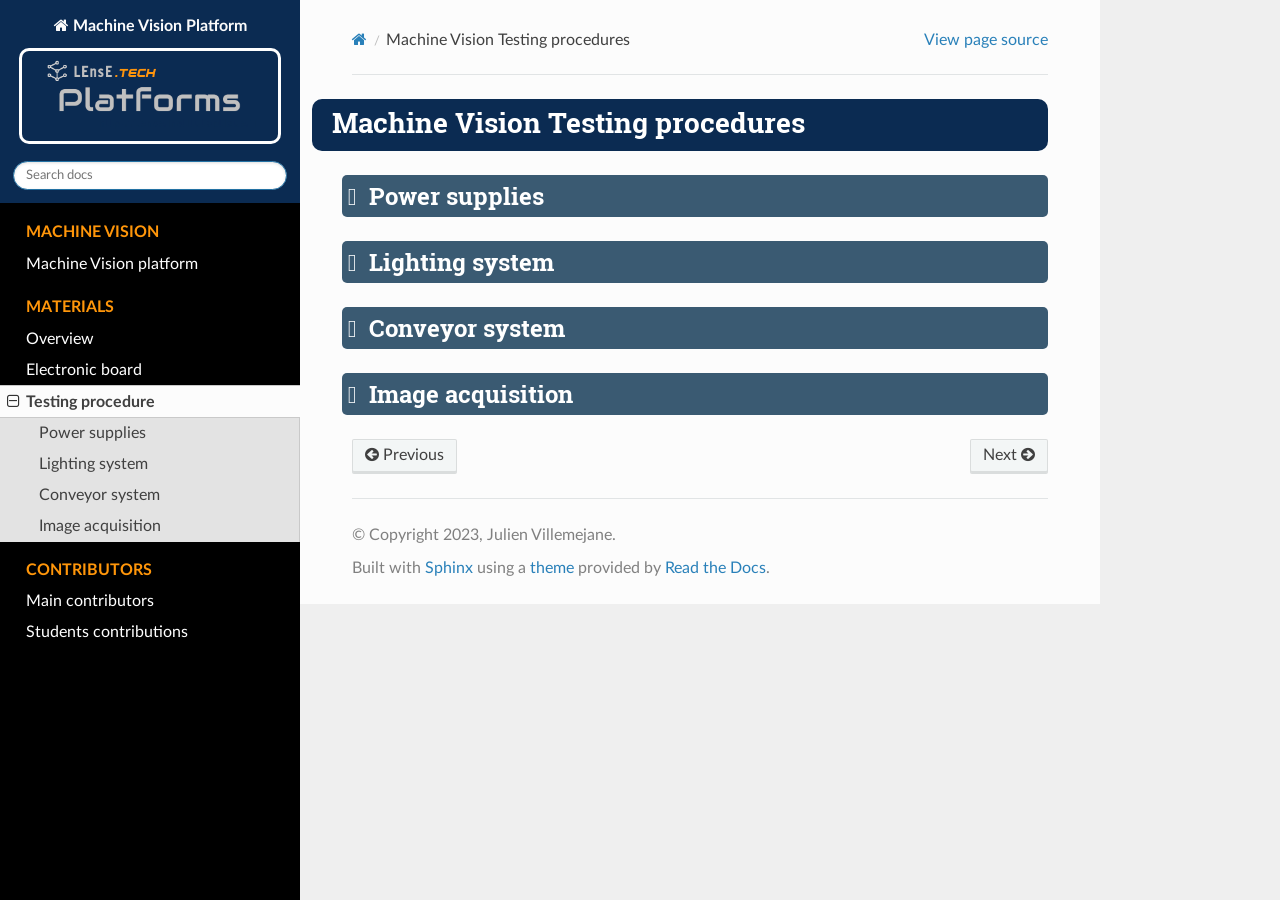
<file: contents/material_testing.html>
<!DOCTYPE html>
<html class="writer-html5" lang="en" data-content_root="../">
<head>
  <meta charset="utf-8" /><meta name="viewport" content="width=device-width, initial-scale=1" />

  <meta name="viewport" content="width=device-width, initial-scale=1.0" />
  <title>Machine Vision Testing procedures &mdash; Machine Vision Platform 0.2 documentation</title>
      <link rel="stylesheet" type="text/css" href="../_static/pygments.css?v=b86133f3" />
      <link rel="stylesheet" type="text/css" href="../_static/css/theme.css?v=e59714d7" />
      <link rel="stylesheet" type="text/css" href="../_static/css/lense-platforms.css?v=64eb0f87" />
      <link rel="stylesheet" type="text/css" href="../_static/css/links.css?v=7a4609b2" />
      <link rel="stylesheet" type="text/css" href="https://iogs-lense.github.io/lense.tech/assets/css/fontawesome/css/all.css" />

  
      <script src="../_static/jquery.js?v=5d32c60e"></script>
      <script src="../_static/_sphinx_javascript_frameworks_compat.js?v=2cd50e6c"></script>
      <script src="../_static/documentation_options.js?v=10f1778b"></script>
      <script src="../_static/doctools.js?v=9bcbadda"></script>
      <script src="../_static/sphinx_highlight.js?v=dc90522c"></script>
    <script src="../_static/js/theme.js"></script>
    <link rel="index" title="Index" href="../genindex.html" />
    <link rel="search" title="Search" href="../search.html" />
    <link rel="next" title="Machine Vision Platform Development / Main Contributors" href="main_contributors.html" />
    <link rel="prev" title="Machine Vision Electronic Control board" href="material_board.html" /> 
</head>

<body class="wy-body-for-nav"> 
  <div class="wy-grid-for-nav">
    <nav data-toggle="wy-nav-shift" class="wy-nav-side">
      <div class="wy-side-scroll">
        <div class="wy-side-nav-search" >

          
          
          <a href="../index.html" class="icon icon-home">
            Machine Vision Platform
              <img src="../_static/logo-platforms_git.png" class="logo" alt="Logo"/>
          </a>
<div role="search">
  <form id="rtd-search-form" class="wy-form" action="../search.html" method="get">
    <input type="text" name="q" placeholder="Search docs" aria-label="Search docs" />
    <input type="hidden" name="check_keywords" value="yes" />
    <input type="hidden" name="area" value="default" />
  </form>
</div>
        </div><div class="wy-menu wy-menu-vertical" data-spy="affix" role="navigation" aria-label="Navigation menu">
              <p class="caption" role="heading"><span class="caption-text">Machine Vision</span></p>
<ul>
<li class="toctree-l1"><a class="reference internal" href="machine_vision.html">     Machine Vision platform</a></li>
</ul>
<p class="caption" role="heading"><span class="caption-text">Materials</span></p>
<ul class="current">
<li class="toctree-l1"><a class="reference internal" href="material_overview.html">     Overview</a></li>
<li class="toctree-l1"><a class="reference internal" href="material_board.html">     Electronic board</a></li>
<li class="toctree-l1 current"><a class="current reference internal" href="#">     Testing procedure</a><ul>
<li class="toctree-l2"><a class="reference internal" href="#power-supplies">Power supplies</a></li>
<li class="toctree-l2"><a class="reference internal" href="#lighting-system">Lighting system</a></li>
<li class="toctree-l2"><a class="reference internal" href="#conveyor-system">Conveyor system</a></li>
<li class="toctree-l2"><a class="reference internal" href="#image-acquisition">Image acquisition</a></li>
</ul>
</li>
</ul>
<p class="caption" role="heading"><span class="caption-text">Contributors</span></p>
<ul>
<li class="toctree-l1"><a class="reference internal" href="main_contributors.html">     Main contributors</a></li>
<li class="toctree-l1"><a class="reference internal" href="other_contributors.html">     Students contributions</a></li>
</ul>

        </div>
      </div>
    </nav>

    <section data-toggle="wy-nav-shift" class="wy-nav-content-wrap"><nav class="wy-nav-top" aria-label="Mobile navigation menu" >
          <i data-toggle="wy-nav-top" class="fa fa-bars"></i>
          <a href="../index.html">Machine Vision Platform</a>
      </nav>

      <div class="wy-nav-content">
        <div class="rst-content">
          <div role="navigation" aria-label="Page navigation">
  <ul class="wy-breadcrumbs">
      <li><a href="../index.html" class="icon icon-home" aria-label="Home"></a></li>
      <li class="breadcrumb-item active">Machine Vision Testing procedures</li>
      <li class="wy-breadcrumbs-aside">
            <a href="../_sources/contents/material_testing.rst.txt" rel="nofollow"> View page source</a>
      </li>
  </ul>
  <hr/>
</div>
          <div role="main" class="document" itemscope="itemscope" itemtype="http://schema.org/Article">
           <div itemprop="articleBody">
             
  <section id="machine-vision-testing-procedures">
<h1>Machine Vision Testing procedures<a class="headerlink" href="#machine-vision-testing-procedures" title="Link to this heading"></a></h1>
<section id="power-supplies">
<h2>Power supplies<a class="headerlink" href="#power-supplies" title="Link to this heading"></a></h2>
</section>
<section id="lighting-system">
<h2>Lighting system<a class="headerlink" href="#lighting-system" title="Link to this heading"></a></h2>
</section>
<section id="conveyor-system">
<h2>Conveyor system<a class="headerlink" href="#conveyor-system" title="Link to this heading"></a></h2>
</section>
<section id="image-acquisition">
<h2>Image acquisition<a class="headerlink" href="#image-acquisition" title="Link to this heading"></a></h2>
</section>
</section>


           </div>
          </div>
          <footer><div class="rst-footer-buttons" role="navigation" aria-label="Footer">
        <a href="material_board.html" class="btn btn-neutral float-left" title="Machine Vision Electronic Control board" accesskey="p" rel="prev"><span class="fa fa-arrow-circle-left" aria-hidden="true"></span> Previous</a>
        <a href="main_contributors.html" class="btn btn-neutral float-right" title="Machine Vision Platform Development / Main Contributors" accesskey="n" rel="next">Next <span class="fa fa-arrow-circle-right" aria-hidden="true"></span></a>
    </div>

  <hr/>

  <div role="contentinfo">
    <p>&#169; Copyright 2023, Julien Villemejane.</p>
  </div>

  Built with <a href="https://www.sphinx-doc.org/">Sphinx</a> using a
    <a href="https://github.com/readthedocs/sphinx_rtd_theme">theme</a>
    provided by <a href="https://readthedocs.org">Read the Docs</a>.
   

</footer>
        </div>
      </div>
    </section>
  </div>
  <script>
      jQuery(function () {
          SphinxRtdTheme.Navigation.enable(true);
      });
  </script> 

</body>
</html>
</file>
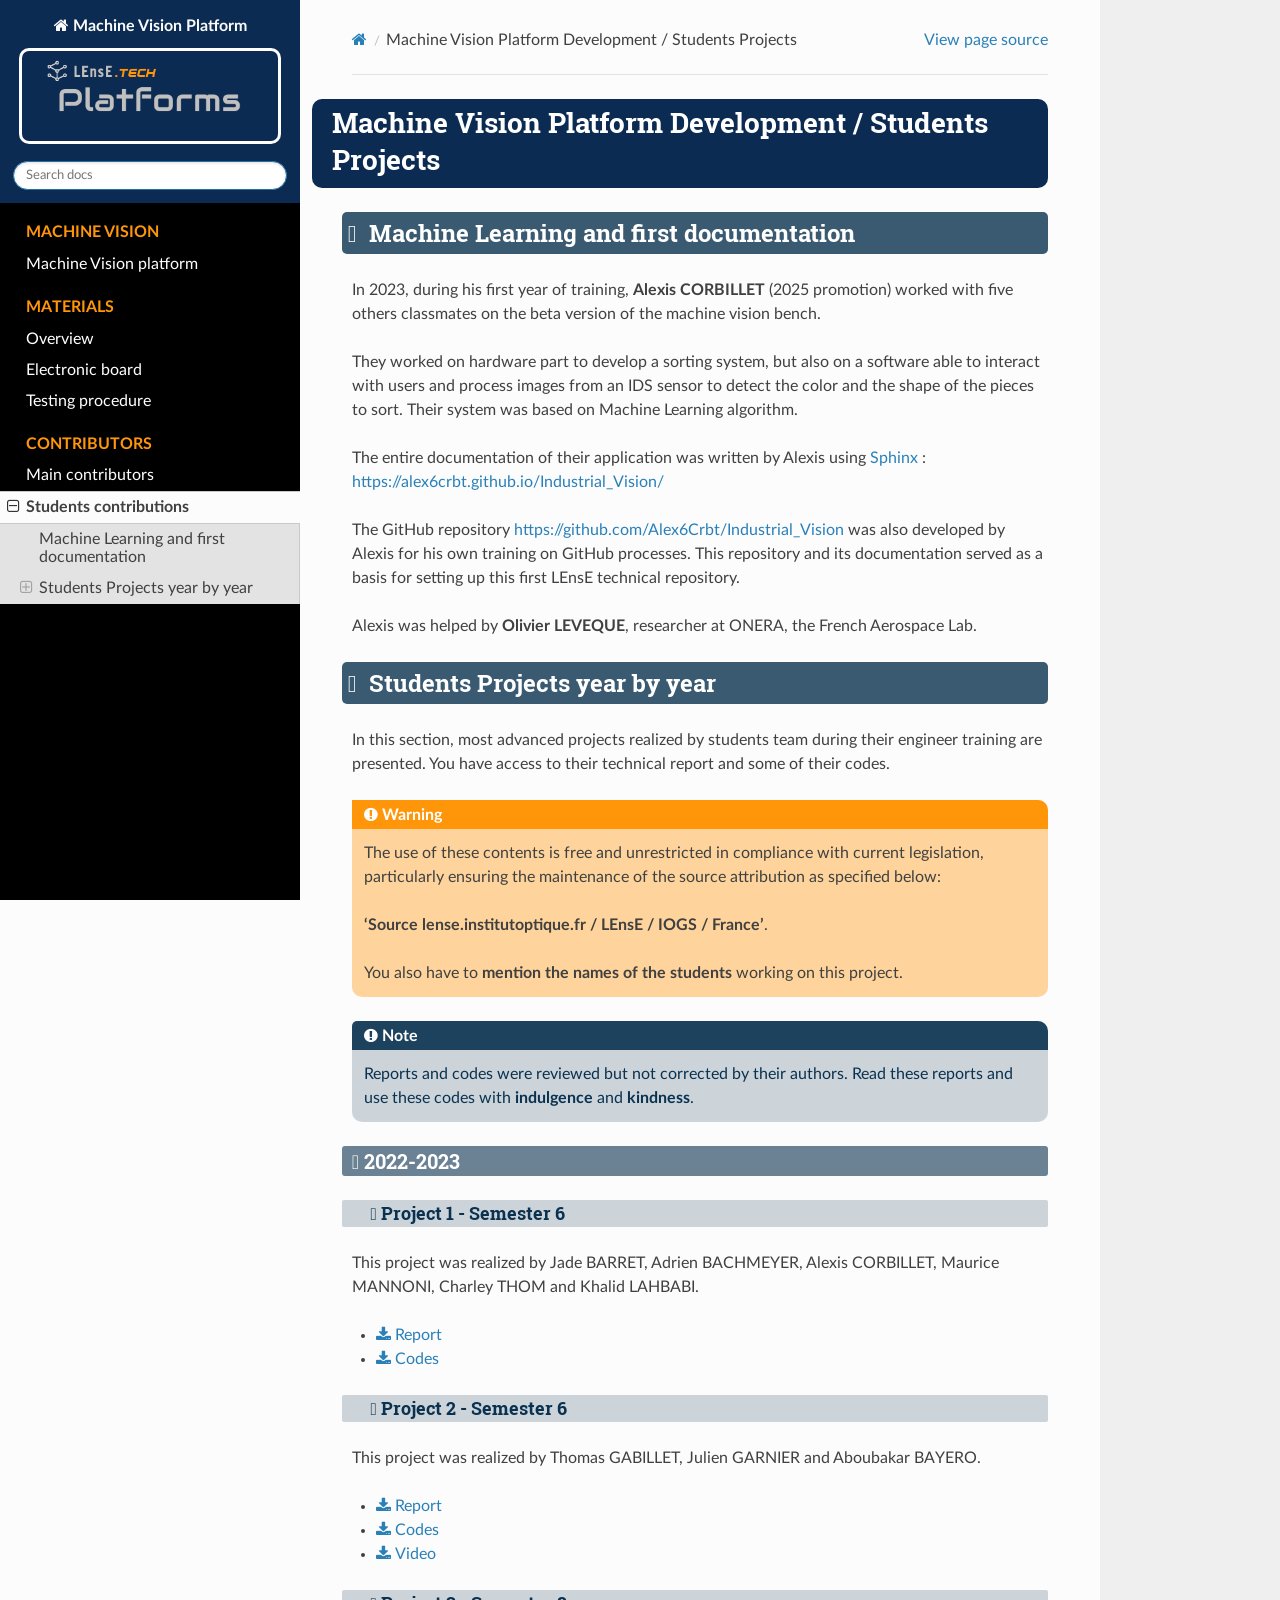
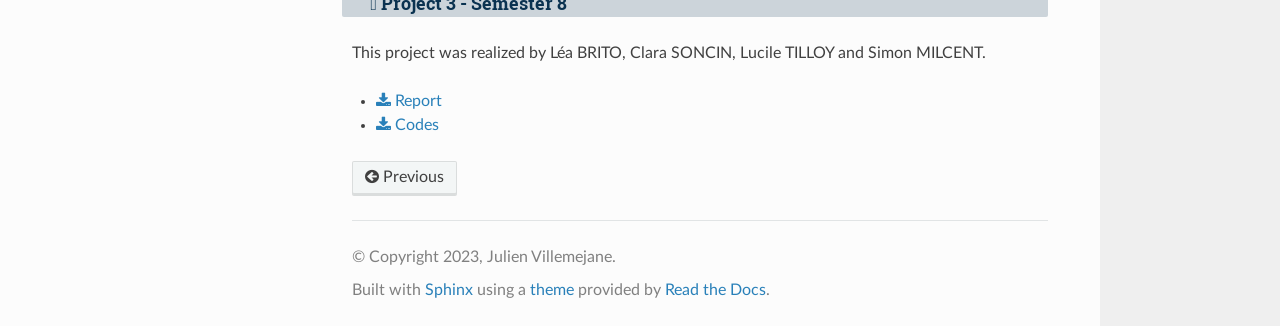
<file: contents/other_contributors.html>
<!DOCTYPE html>
<html class="writer-html5" lang="en" data-content_root="../">
<head>
  <meta charset="utf-8" /><meta name="viewport" content="width=device-width, initial-scale=1" />

  <meta name="viewport" content="width=device-width, initial-scale=1.0" />
  <title>Machine Vision Platform Development / Students Projects &mdash; Machine Vision Platform 0.2 documentation</title>
      <link rel="stylesheet" type="text/css" href="../_static/pygments.css?v=b86133f3" />
      <link rel="stylesheet" type="text/css" href="../_static/css/theme.css?v=e59714d7" />
      <link rel="stylesheet" type="text/css" href="../_static/css/lense-platforms.css?v=64eb0f87" />
      <link rel="stylesheet" type="text/css" href="../_static/css/links.css?v=7a4609b2" />
      <link rel="stylesheet" type="text/css" href="https://iogs-lense.github.io/lense.tech/assets/css/fontawesome/css/all.css" />

  
      <script src="../_static/jquery.js?v=5d32c60e"></script>
      <script src="../_static/_sphinx_javascript_frameworks_compat.js?v=2cd50e6c"></script>
      <script src="../_static/documentation_options.js?v=10f1778b"></script>
      <script src="../_static/doctools.js?v=9bcbadda"></script>
      <script src="../_static/sphinx_highlight.js?v=dc90522c"></script>
    <script src="../_static/js/theme.js"></script>
    <link rel="index" title="Index" href="../genindex.html" />
    <link rel="search" title="Search" href="../search.html" />
    <link rel="prev" title="Machine Vision Platform Development / Main Contributors" href="main_contributors.html" /> 
</head>

<body class="wy-body-for-nav"> 
  <div class="wy-grid-for-nav">
    <nav data-toggle="wy-nav-shift" class="wy-nav-side">
      <div class="wy-side-scroll">
        <div class="wy-side-nav-search" >

          
          
          <a href="../index.html" class="icon icon-home">
            Machine Vision Platform
              <img src="../_static/logo-platforms_git.png" class="logo" alt="Logo"/>
          </a>
<div role="search">
  <form id="rtd-search-form" class="wy-form" action="../search.html" method="get">
    <input type="text" name="q" placeholder="Search docs" aria-label="Search docs" />
    <input type="hidden" name="check_keywords" value="yes" />
    <input type="hidden" name="area" value="default" />
  </form>
</div>
        </div><div class="wy-menu wy-menu-vertical" data-spy="affix" role="navigation" aria-label="Navigation menu">
              <p class="caption" role="heading"><span class="caption-text">Machine Vision</span></p>
<ul>
<li class="toctree-l1"><a class="reference internal" href="machine_vision.html">     Machine Vision platform</a></li>
</ul>
<p class="caption" role="heading"><span class="caption-text">Materials</span></p>
<ul>
<li class="toctree-l1"><a class="reference internal" href="material_overview.html">     Overview</a></li>
<li class="toctree-l1"><a class="reference internal" href="material_board.html">     Electronic board</a></li>
<li class="toctree-l1"><a class="reference internal" href="material_testing.html">     Testing procedure</a></li>
</ul>
<p class="caption" role="heading"><span class="caption-text">Contributors</span></p>
<ul class="current">
<li class="toctree-l1"><a class="reference internal" href="main_contributors.html">     Main contributors</a></li>
<li class="toctree-l1 current"><a class="current reference internal" href="#">     Students contributions</a><ul>
<li class="toctree-l2"><a class="reference internal" href="#machine-learning-and-first-documentation">Machine Learning and first documentation</a></li>
<li class="toctree-l2"><a class="reference internal" href="#students-projects-year-by-year">Students Projects year by year</a><ul>
<li class="toctree-l3"><a class="reference internal" href="#id1">2022-2023</a><ul>
<li class="toctree-l4"><a class="reference internal" href="#project-1-semester-6">Project 1 - Semester 6</a></li>
<li class="toctree-l4"><a class="reference internal" href="#project-2-semester-6">Project 2 - Semester 6</a></li>
<li class="toctree-l4"><a class="reference internal" href="#project-3-semester-8">Project 3 - Semester 8</a></li>
</ul>
</li>
</ul>
</li>
</ul>
</li>
</ul>

        </div>
      </div>
    </nav>

    <section data-toggle="wy-nav-shift" class="wy-nav-content-wrap"><nav class="wy-nav-top" aria-label="Mobile navigation menu" >
          <i data-toggle="wy-nav-top" class="fa fa-bars"></i>
          <a href="../index.html">Machine Vision Platform</a>
      </nav>

      <div class="wy-nav-content">
        <div class="rst-content">
          <div role="navigation" aria-label="Page navigation">
  <ul class="wy-breadcrumbs">
      <li><a href="../index.html" class="icon icon-home" aria-label="Home"></a></li>
      <li class="breadcrumb-item active">Machine Vision Platform Development / Students Projects</li>
      <li class="wy-breadcrumbs-aside">
            <a href="../_sources/contents/other_contributors.rst.txt" rel="nofollow"> View page source</a>
      </li>
  </ul>
  <hr/>
</div>
          <div role="main" class="document" itemscope="itemscope" itemtype="http://schema.org/Article">
           <div itemprop="articleBody">
             
  <section id="machine-vision-platform-development-students-projects">
<h1>Machine Vision Platform Development / Students Projects<a class="headerlink" href="#machine-vision-platform-development-students-projects" title="Link to this heading"></a></h1>
<section id="machine-learning-and-first-documentation">
<h2>Machine Learning and first documentation<a class="headerlink" href="#machine-learning-and-first-documentation" title="Link to this heading"></a></h2>
<p>In 2023, during his first year of training, <strong>Alexis CORBILLET</strong> (2025 promotion) worked with five others classmates on the beta version of the machine vision bench.</p>
<p>They worked on hardware part to develop a sorting system, but also on a software able to interact with users and process images from an IDS sensor to detect the color and the shape of the pieces to sort. Their system was based on Machine Learning algorithm.</p>
<p>The entire documentation of their application was written by Alexis using <a class="reference external" href="https://www.sphinx-doc.org/en/master/">Sphinx</a> : <a class="reference external" href="https://alex6crbt.github.io/Industrial_Vision/">https://alex6crbt.github.io/Industrial_Vision/</a></p>
<p>The GitHub repository <a class="reference external" href="https://github.com/Alex6Crbt/Industrial_Vision">https://github.com/Alex6Crbt/Industrial_Vision</a> was also developed by Alexis for his own training on GitHub processes. This repository and its documentation served as a basis for setting up this first LEnsE technical repository.</p>
<p>Alexis was helped by <strong>Olivier LEVEQUE</strong>, researcher at ONERA, the French Aerospace Lab.</p>
</section>
<section id="students-projects-year-by-year">
<h2>Students Projects year by year<a class="headerlink" href="#students-projects-year-by-year" title="Link to this heading"></a></h2>
<p>In this section, most advanced projects realized by students team during their engineer training are presented. You have access to their technical report and some of their codes.</p>
<div class="admonition warning">
<p class="admonition-title">Warning</p>
<p>The use of these contents is free and unrestricted in compliance with current legislation, particularly ensuring the maintenance of the source attribution as specified below:</p>
<p><strong>‘Source lense.institutoptique.fr / LEnsE / IOGS / France’</strong>.</p>
<p>You also have to <strong>mention the names of the students</strong> working on this project.</p>
</div>
<div class="admonition note">
<p class="admonition-title">Note</p>
<p>Reports and codes were reviewed but not corrected by their authors. Read these reports and use these codes with <strong>indulgence</strong> and <strong>kindness</strong>.</p>
</div>
<section id="id1">
<h3>2022-2023<a class="headerlink" href="#id1" title="Link to this heading"></a></h3>
<section id="project-1-semester-6">
<h4>Project 1 - Semester 6<a class="headerlink" href="#project-1-semester-6" title="Link to this heading"></a></h4>
<p>This project was realized by Jade BARRET, Adrien BACHMEYER, Alexis CORBILLET, Maurice MANNONI, Charley THOM and Khalid LAHBABI.</p>
<ul class="simple">
<li><p><a class="reference download internal" download="" href="../_downloads/688b47b4b0f80b65cbbcb5e90d05016f/2022-2023_s6_g2_BACHMEYER_BARRET_CORBILLET_MANNONI_THOM_LAHBABI.pdf"><code class="xref download docutils literal notranslate"><span class="pre">Report</span></code></a></p></li>
<li><p><a class="reference download internal" download="" href="../_downloads/e025f9e86df25c52b866f546da5de797/2022-2023_s6_g2_BACHMEYER_BARRET_CORBILLET_MANNONI_THOM_LAHBABI.zip"><code class="xref download docutils literal notranslate"><span class="pre">Codes</span></code></a></p></li>
</ul>
</section>
<section id="project-2-semester-6">
<h4>Project 2 - Semester 6<a class="headerlink" href="#project-2-semester-6" title="Link to this heading"></a></h4>
<p>This project was realized by Thomas GABILLET, Julien GARNIER and Aboubakar BAYERO.</p>
<ul class="simple">
<li><p><a class="reference download internal" download="" href="../_downloads/f0e619a565d10d8e7b6c3b2c4e4861c1/2022-2023_s6_g3_GABILLET_GARNIER_BAYERO.pdf"><code class="xref download docutils literal notranslate"><span class="pre">Report</span></code></a></p></li>
<li><p><a class="reference download internal" download="" href="../_downloads/b329e8a2a4a94081d800b3bcbe83709e/2022-2023_s6_g3_GABILLET_GARNIER_BAYERO.zip"><code class="xref download docutils literal notranslate"><span class="pre">Codes</span></code></a></p></li>
<li><p><a class="reference download internal" download="" href="../_downloads/b4b04f0b86f309e71734fa044074e902/2022-2023_s6_g3_GABILLET_GARNIER_BAYERO.mp4"><code class="xref download docutils literal notranslate"><span class="pre">Video</span></code></a></p></li>
</ul>
</section>
<section id="project-3-semester-8">
<h4>Project 3 - Semester 8<a class="headerlink" href="#project-3-semester-8" title="Link to this heading"></a></h4>
<p>This project was realized by  Léa BRITO, Clara SONCIN, Lucile TILLOY and Simon MILCENT.</p>
<ul class="simple">
<li><p><a class="reference download internal" download="" href="../_downloads/77a655ad0d4936046eb80a9ed40b3dc5/2022-2023_s8_g2_BRITO_SONCIN_TILLOY_MILCENT.pdf"><code class="xref download docutils literal notranslate"><span class="pre">Report</span></code></a></p></li>
<li><p><a class="reference download internal" download="" href="../_downloads/9e6918f7637ca9f29da27fb7cfcbf445/2022-2023_s8_g2_BRITO_SONCIN_TILLOY_MILCENT.zip"><code class="xref download docutils literal notranslate"><span class="pre">Codes</span></code></a></p></li>
</ul>
</section>
</section>
</section>
</section>


           </div>
          </div>
          <footer><div class="rst-footer-buttons" role="navigation" aria-label="Footer">
        <a href="main_contributors.html" class="btn btn-neutral float-left" title="Machine Vision Platform Development / Main Contributors" accesskey="p" rel="prev"><span class="fa fa-arrow-circle-left" aria-hidden="true"></span> Previous</a>
    </div>

  <hr/>

  <div role="contentinfo">
    <p>&#169; Copyright 2023, Julien Villemejane.</p>
  </div>

  Built with <a href="https://www.sphinx-doc.org/">Sphinx</a> using a
    <a href="https://github.com/readthedocs/sphinx_rtd_theme">theme</a>
    provided by <a href="https://readthedocs.org">Read the Docs</a>.
   

</footer>
        </div>
      </div>
    </section>
  </div>
  <script>
      jQuery(function () {
          SphinxRtdTheme.Navigation.enable(true);
      });
  </script> 

</body>
</html>
</file>
<file: _static/pygments.css>
pre { line-height: 125%; }
td.linenos .normal { color: inherit; background-color: transparent; padding-left: 5px; padding-right: 5px; }
span.linenos { color: inherit; background-color: transparent; padding-left: 5px; padding-right: 5px; }
td.linenos .special { color: #000000; background-color: #ffffc0; padding-left: 5px; padding-right: 5px; }
span.linenos.special { color: #000000; background-color: #ffffc0; padding-left: 5px; padding-right: 5px; }
.highlight .hll { background-color: #ffffcc }
.highlight { background: #f8f8f8; }
.highlight .c { color: #3D7B7B; font-style: italic } /* Comment */
.highlight .err { border: 1px solid #F00 } /* Error */
.highlight .k { color: #008000; font-weight: bold } /* Keyword */
.highlight .o { color: #666 } /* Operator */
.highlight .ch { color: #3D7B7B; font-style: italic } /* Comment.Hashbang */
.highlight .cm { color: #3D7B7B; font-style: italic } /* Comment.Multiline */
.highlight .cp { color: #9C6500 } /* Comment.Preproc */
.highlight .cpf { color: #3D7B7B; font-style: italic } /* Comment.PreprocFile */
.highlight .c1 { color: #3D7B7B; font-style: italic } /* Comment.Single */
.highlight .cs { color: #3D7B7B; font-style: italic } /* Comment.Special */
.highlight .gd { color: #A00000 } /* Generic.Deleted */
.highlight .ge { font-style: italic } /* Generic.Emph */
.highlight .ges { font-weight: bold; font-style: italic } /* Generic.EmphStrong */
.highlight .gr { color: #E40000 } /* Generic.Error */
.highlight .gh { color: #000080; font-weight: bold } /* Generic.Heading */
.highlight .gi { color: #008400 } /* Generic.Inserted */
.highlight .go { color: #717171 } /* Generic.Output */
.highlight .gp { color: #000080; font-weight: bold } /* Generic.Prompt */
.highlight .gs { font-weight: bold } /* Generic.Strong */
.highlight .gu { color: #800080; font-weight: bold } /* Generic.Subheading */
.highlight .gt { color: #04D } /* Generic.Traceback */
.highlight .kc { color: #008000; font-weight: bold } /* Keyword.Constant */
.highlight .kd { color: #008000; font-weight: bold } /* Keyword.Declaration */
.highlight .kn { color: #008000; font-weight: bold } /* Keyword.Namespace */
.highlight .kp { color: #008000 } /* Keyword.Pseudo */
.highlight .kr { color: #008000; font-weight: bold } /* Keyword.Reserved */
.highlight .kt { color: #B00040 } /* Keyword.Type */
.highlight .m { color: #666 } /* Literal.Number */
.highlight .s { color: #BA2121 } /* Literal.String */
.highlight .na { color: #687822 } /* Name.Attribute */
.highlight .nb { color: #008000 } /* Name.Builtin */
.highlight .nc { color: #00F; font-weight: bold } /* Name.Class */
.highlight .no { color: #800 } /* Name.Constant */
.highlight .nd { color: #A2F } /* Name.Decorator */
.highlight .ni { color: #717171; font-weight: bold } /* Name.Entity */
.highlight .ne { color: #CB3F38; font-weight: bold } /* Name.Exception */
.highlight .nf { color: #00F } /* Name.Function */
.highlight .nl { color: #767600 } /* Name.Label */
.highlight .nn { color: #00F; font-weight: bold } /* Name.Namespace */
.highlight .nt { color: #008000; font-weight: bold } /* Name.Tag */
.highlight .nv { color: #19177C } /* Name.Variable */
.highlight .ow { color: #A2F; font-weight: bold } /* Operator.Word */
.highlight .w { color: #BBB } /* Text.Whitespace */
.highlight .mb { color: #666 } /* Literal.Number.Bin */
.highlight .mf { color: #666 } /* Literal.Number.Float */
.highlight .mh { color: #666 } /* Literal.Number.Hex */
.highlight .mi { color: #666 } /* Literal.Number.Integer */
.highlight .mo { color: #666 } /* Literal.Number.Oct */
.highlight .sa { color: #BA2121 } /* Literal.String.Affix */
.highlight .sb { color: #BA2121 } /* Literal.String.Backtick */
.highlight .sc { color: #BA2121 } /* Literal.String.Char */
.highlight .dl { color: #BA2121 } /* Literal.String.Delimiter */
.highlight .sd { color: #BA2121; font-style: italic } /* Literal.String.Doc */
.highlight .s2 { color: #BA2121 } /* Literal.String.Double */
.highlight .se { color: #AA5D1F; font-weight: bold } /* Literal.String.Escape */
.highlight .sh { color: #BA2121 } /* Literal.String.Heredoc */
.highlight .si { color: #A45A77; font-weight: bold } /* Literal.String.Interpol */
.highlight .sx { color: #008000 } /* Literal.String.Other */
.highlight .sr { color: #A45A77 } /* Literal.String.Regex */
.highlight .s1 { color: #BA2121 } /* Literal.String.Single */
.highlight .ss { color: #19177C } /* Literal.String.Symbol */
.highlight .bp { color: #008000 } /* Name.Builtin.Pseudo */
.highlight .fm { color: #00F } /* Name.Function.Magic */
.highlight .vc { color: #19177C } /* Name.Variable.Class */
.highlight .vg { color: #19177C } /* Name.Variable.Global */
.highlight .vi { color: #19177C } /* Name.Variable.Instance */
.highlight .vm { color: #19177C } /* Name.Variable.Magic */
.highlight .il { color: #666 } /* Literal.Number.Integer.Long */
</file>
<file: _static/css/theme.css>
html{box-sizing:border-box}*,:after,:before{box-sizing:inherit}article,aside,details,figcaption,figure,footer,header,hgroup,nav,section{display:block}audio,canvas,video{display:inline-block;*display:inline;*zoom:1}[hidden],audio:not([controls]){display:none}*{-webkit-box-sizing:border-box;-moz-box-sizing:border-box;box-sizing:border-box}html{font-size:100%;-webkit-text-size-adjust:100%;-ms-text-size-adjust:100%}body{margin:0}a:active,a:hover{outline:0}abbr[title]{border-bottom:1px dotted}b,strong{font-weight:700}blockquote{margin:0}dfn{font-style:italic}ins{background:#ff9;text-decoration:none}ins,mark{color:#000}mark{background:#ff0;font-style:italic;font-weight:700}.rst-content code,.rst-content tt,code,kbd,pre,samp{font-family:monospace,serif;_font-family:courier new,monospace;font-size:1em}pre{white-space:pre}q{quotes:none}q:after,q:before{content:"";content:none}small{font-size:85%}sub,sup{font-size:75%;line-height:0;position:relative;vertical-align:baseline}sup{top:-.5em}sub{bottom:-.25em}dl,ol,ul{margin:0;padding:0;list-style:none;list-style-image:none}li{list-style:none}dd{margin:0}img{border:0;-ms-interpolation-mode:bicubic;vertical-align:middle;max-width:100%}svg:not(:root){overflow:hidden}figure,form{margin:0}label{cursor:pointer}button,input,select,textarea{font-size:100%;margin:0;vertical-align:baseline;*vertical-align:middle}button,input{line-height:normal}button,input[type=button],input[type=reset],input[type=submit]{cursor:pointer;-webkit-appearance:button;*overflow:visible}button[disabled],input[disabled]{cursor:default}input[type=search]{-webkit-appearance:textfield;-moz-box-sizing:content-box;-webkit-box-sizing:content-box;box-sizing:content-box}textarea{resize:vertical}table{border-collapse:collapse;border-spacing:0}td{vertical-align:top}.chromeframe{margin:.2em 0;background:#ccc;color:#000;padding:.2em 0}.ir{display:block;border:0;text-indent:-999em;overflow:hidden;background-color:transparent;background-repeat:no-repeat;text-align:left;direction:ltr;*line-height:0}.ir br{display:none}.hidden{display:none!important;visibility:hidden}.visuallyhidden{border:0;clip:rect(0 0 0 0);height:1px;margin:-1px;overflow:hidden;padding:0;position:absolute;width:1px}.visuallyhidden.focusable:active,.visuallyhidden.focusable:focus{clip:auto;height:auto;margin:0;overflow:visible;position:static;width:auto}.invisible{visibility:hidden}.relative{position:relative}big,small{font-size:100%}@media print{body,html,section{background:none!important}*{box-shadow:none!important;text-shadow:none!important;filter:none!important;-ms-filter:none!important}a,a:visited{text-decoration:underline}.ir a:after,a[href^="#"]:after,a[href^="javascript:"]:after{content:""}blockquote,pre{page-break-inside:avoid}thead{display:table-header-group}img,tr{page-break-inside:avoid}img{max-width:100%!important}@page{margin:.5cm}.rst-content .toctree-wrapper>p.caption,h2,h3,p{orphans:3;widows:3}.rst-content .toctree-wrapper>p.caption,h2,h3{page-break-after:avoid}}.btn,.fa:before,.icon:before,.rst-content .admonition,.rst-content .admonition-title:before,.rst-content .admonition-todo,.rst-content .attention,.rst-content .caution,.rst-content .code-block-caption .headerlink:before,.rst-content .danger,.rst-content .eqno .headerlink:before,.rst-content .error,.rst-content .hint,.rst-content .important,.rst-content .note,.rst-content .seealso,.rst-content .tip,.rst-content .warning,.rst-content code.download span:first-child:before,.rst-content dl dt .headerlink:before,.rst-content h1 .headerlink:before,.rst-content h2 .headerlink:before,.rst-content h3 .headerlink:before,.rst-content h4 .headerlink:before,.rst-content h5 .headerlink:before,.rst-content h6 .headerlink:before,.rst-content p.caption .headerlink:before,.rst-content p .headerlink:before,.rst-content table>caption .headerlink:before,.rst-content tt.download span:first-child:before,.wy-alert,.wy-dropdown .caret:before,.wy-inline-validate.wy-inline-validate-danger .wy-input-context:before,.wy-inline-validate.wy-inline-validate-info .wy-input-context:before,.wy-inline-validate.wy-inline-validate-success .wy-input-context:before,.wy-inline-validate.wy-inline-validate-warning .wy-input-context:before,.wy-menu-vertical li.current>a button.toctree-expand:before,.wy-menu-vertical li.on a button.toctree-expand:before,.wy-menu-vertical li button.toctree-expand:before,input[type=color],input[type=date],input[type=datetime-local],input[type=datetime],input[type=email],input[type=month],input[type=number],input[type=password],input[type=search],input[type=tel],input[type=text],input[type=time],input[type=url],input[type=week],select,textarea{-webkit-font-smoothing:antialiased}.clearfix{*zoom:1}.clearfix:after,.clearfix:before{display:table;content:""}.clearfix:after{clear:both}/*!
 *  Font Awesome 4.7.0 by @davegandy - http://fontawesome.io - @fontawesome
 *  License - http://fontawesome.io/license (Font: SIL OFL 1.1, CSS: MIT License)
 */@font-face{font-family:FontAwesome;src:url(fonts/fontawesome-webfont.eot?674f50d287a8c48dc19ba404d20fe713);src:url(fonts/fontawesome-webfont.eot?674f50d287a8c48dc19ba404d20fe713?#iefix&v=4.7.0) format("embedded-opentype"),url(fonts/fontawesome-webfont.woff2?af7ae505a9eed503f8b8e6982036873e) format("woff2"),url(fonts/fontawesome-webfont.woff?fee66e712a8a08eef5805a46892932ad) format("woff"),url(fonts/fontawesome-webfont.ttf?b06871f281fee6b241d60582ae9369b9) format("truetype"),url(fonts/fontawesome-webfont.svg?912ec66d7572ff821749319396470bde#fontawesomeregular) format("svg");font-weight:400;font-style:normal}.fa,.icon,.rst-content .admonition-title,.rst-content .code-block-caption .headerlink,.rst-content .eqno .headerlink,.rst-content code.download span:first-child,.rst-content dl dt .headerlink,.rst-content h1 .headerlink,.rst-content h2 .headerlink,.rst-content h3 .headerlink,.rst-content h4 .headerlink,.rst-content h5 .headerlink,.rst-content h6 .headerlink,.rst-content p.caption .headerlink,.rst-content p .headerlink,.rst-content table>caption .headerlink,.rst-content tt.download span:first-child,.wy-menu-vertical li.current>a button.toctree-expand,.wy-menu-vertical li.on a button.toctree-expand,.wy-menu-vertical li button.toctree-expand{display:inline-block;font:normal normal normal 14px/1 FontAwesome;font-size:inherit;text-rendering:auto;-webkit-font-smoothing:antialiased;-moz-osx-font-smoothing:grayscale}.fa-lg{font-size:1.33333em;line-height:.75em;vertical-align:-15%}.fa-2x{font-size:2em}.fa-3x{font-size:3em}.fa-4x{font-size:4em}.fa-5x{font-size:5em}.fa-fw{width:1.28571em;text-align:center}.fa-ul{padding-left:0;margin-left:2.14286em;list-style-type:none}.fa-ul>li{position:relative}.fa-li{position:absolute;left:-2.14286em;width:2.14286em;top:.14286em;text-align:center}.fa-li.fa-lg{left:-1.85714em}.fa-border{padding:.2em .25em .15em;border:.08em solid #eee;border-radius:.1em}.fa-pull-left{float:left}.fa-pull-right{float:right}.fa-pull-left.icon,.fa.fa-pull-left,.rst-content .code-block-caption .fa-pull-left.headerlink,.rst-content .eqno .fa-pull-left.headerlink,.rst-content .fa-pull-left.admonition-title,.rst-content code.download span.fa-pull-left:first-child,.rst-content dl dt .fa-pull-left.headerlink,.rst-content h1 .fa-pull-left.headerlink,.rst-content h2 .fa-pull-left.headerlink,.rst-content h3 .fa-pull-left.headerlink,.rst-content h4 .fa-pull-left.headerlink,.rst-content h5 .fa-pull-left.headerlink,.rst-content h6 .fa-pull-left.headerlink,.rst-content p .fa-pull-left.headerlink,.rst-content table>caption .fa-pull-left.headerlink,.rst-content tt.download span.fa-pull-left:first-child,.wy-menu-vertical li.current>a button.fa-pull-left.toctree-expand,.wy-menu-vertical li.on a button.fa-pull-left.toctree-expand,.wy-menu-vertical li button.fa-pull-left.toctree-expand{margin-right:.3em}.fa-pull-right.icon,.fa.fa-pull-right,.rst-content .code-block-caption .fa-pull-right.headerlink,.rst-content .eqno .fa-pull-right.headerlink,.rst-content .fa-pull-right.admonition-title,.rst-content code.download span.fa-pull-right:first-child,.rst-content dl dt .fa-pull-right.headerlink,.rst-content h1 .fa-pull-right.headerlink,.rst-content h2 .fa-pull-right.headerlink,.rst-content h3 .fa-pull-right.headerlink,.rst-content h4 .fa-pull-right.headerlink,.rst-content h5 .fa-pull-right.headerlink,.rst-content h6 .fa-pull-right.headerlink,.rst-content p .fa-pull-right.headerlink,.rst-content table>caption .fa-pull-right.headerlink,.rst-content tt.download span.fa-pull-right:first-child,.wy-menu-vertical li.current>a button.fa-pull-right.toctree-expand,.wy-menu-vertical li.on a button.fa-pull-right.toctree-expand,.wy-menu-vertical li button.fa-pull-right.toctree-expand{margin-left:.3em}.pull-right{float:right}.pull-left{float:left}.fa.pull-left,.pull-left.icon,.rst-content .code-block-caption .pull-left.headerlink,.rst-content .eqno .pull-left.headerlink,.rst-content .pull-left.admonition-title,.rst-content code.download span.pull-left:first-child,.rst-content dl dt .pull-left.headerlink,.rst-content h1 .pull-left.headerlink,.rst-content h2 .pull-left.headerlink,.rst-content h3 .pull-left.headerlink,.rst-content h4 .pull-left.headerlink,.rst-content h5 .pull-left.headerlink,.rst-content h6 .pull-left.headerlink,.rst-content p .pull-left.headerlink,.rst-content table>caption .pull-left.headerlink,.rst-content tt.download span.pull-left:first-child,.wy-menu-vertical li.current>a button.pull-left.toctree-expand,.wy-menu-vertical li.on a button.pull-left.toctree-expand,.wy-menu-vertical li button.pull-left.toctree-expand{margin-right:.3em}.fa.pull-right,.pull-right.icon,.rst-content .code-block-caption .pull-right.headerlink,.rst-content .eqno .pull-right.headerlink,.rst-content .pull-right.admonition-title,.rst-content code.download span.pull-right:first-child,.rst-content dl dt .pull-right.headerlink,.rst-content h1 .pull-right.headerlink,.rst-content h2 .pull-right.headerlink,.rst-content h3 .pull-right.headerlink,.rst-content h4 .pull-right.headerlink,.rst-content h5 .pull-right.headerlink,.rst-content h6 .pull-right.headerlink,.rst-content p .pull-right.headerlink,.rst-content table>caption .pull-right.headerlink,.rst-content tt.download span.pull-right:first-child,.wy-menu-vertical li.current>a button.pull-right.toctree-expand,.wy-menu-vertical li.on a button.pull-right.toctree-expand,.wy-menu-vertical li button.pull-right.toctree-expand{margin-left:.3em}.fa-spin{-webkit-animation:fa-spin 2s linear infinite;animation:fa-spin 2s linear infinite}.fa-pulse{-webkit-animation:fa-spin 1s steps(8) infinite;animation:fa-spin 1s steps(8) infinite}@-webkit-keyframes fa-spin{0%{-webkit-transform:rotate(0deg);transform:rotate(0deg)}to{-webkit-transform:rotate(359deg);transform:rotate(359deg)}}@keyframes fa-spin{0%{-webkit-transform:rotate(0deg);transform:rotate(0deg)}to{-webkit-transform:rotate(359deg);transform:rotate(359deg)}}.fa-rotate-90{-ms-filter:"progid:DXImageTransform.Microsoft.BasicImage(rotation=1)";-webkit-transform:rotate(90deg);-ms-transform:rotate(90deg);transform:rotate(90deg)}.fa-rotate-180{-ms-filter:"progid:DXImageTransform.Microsoft.BasicImage(rotation=2)";-webkit-transform:rotate(180deg);-ms-transform:rotate(180deg);transform:rotate(180deg)}.fa-rotate-270{-ms-filter:"progid:DXImageTransform.Microsoft.BasicImage(rotation=3)";-webkit-transform:rotate(270deg);-ms-transform:rotate(270deg);transform:rotate(270deg)}.fa-flip-horizontal{-ms-filter:"progid:DXImageTransform.Microsoft.BasicImage(rotation=0, mirror=1)";-webkit-transform:scaleX(-1);-ms-transform:scaleX(-1);transform:scaleX(-1)}.fa-flip-vertical{-ms-filter:"progid:DXImageTransform.Microsoft.BasicImage(rotation=2, mirror=1)";-webkit-transform:scaleY(-1);-ms-transform:scaleY(-1);transform:scaleY(-1)}:root .fa-flip-horizontal,:root .fa-flip-vertical,:root .fa-rotate-90,:root .fa-rotate-180,:root .fa-rotate-270{filter:none}.fa-stack{position:relative;display:inline-block;width:2em;height:2em;line-height:2em;vertical-align:middle}.fa-stack-1x,.fa-stack-2x{position:absolute;left:0;width:100%;text-align:center}.fa-stack-1x{line-height:inherit}.fa-stack-2x{font-size:2em}.fa-inverse{color:#fff}.fa-glass:before{content:""}.fa-music:before{content:""}.fa-search:before,.icon-search:before{content:""}.fa-envelope-o:before{content:""}.fa-heart:before{content:""}.fa-star:before{content:""}.fa-star-o:before{content:""}.fa-user:before{content:""}.fa-film:before{content:""}.fa-th-large:before{content:""}.fa-th:before{content:""}.fa-th-list:before{content:""}.fa-check:before{content:""}.fa-close:before,.fa-remove:before,.fa-times:before{content:""}.fa-search-plus:before{content:""}.fa-search-minus:before{content:""}.fa-power-off:before{content:""}.fa-signal:before{content:""}.fa-cog:before,.fa-gear:before{content:""}.fa-trash-o:before{content:""}.fa-home:before,.icon-home:before{content:""}.fa-file-o:before{content:""}.fa-clock-o:before{content:""}.fa-road:before{content:""}.fa-download:before,.rst-content code.download span:first-child:before,.rst-content tt.download span:first-child:before{content:""}.fa-arrow-circle-o-down:before{content:""}.fa-arrow-circle-o-up:before{content:""}.fa-inbox:before{content:""}.fa-play-circle-o:before{content:""}.fa-repeat:before,.fa-rotate-right:before{content:""}.fa-refresh:before{content:""}.fa-list-alt:before{content:""}.fa-lock:before{content:""}.fa-flag:before{content:""}.fa-headphones:before{content:""}.fa-volume-off:before{content:""}.fa-volume-down:before{content:""}.fa-volume-up:before{content:""}.fa-qrcode:before{content:""}.fa-barcode:before{content:""}.fa-tag:before{content:""}.fa-tags:before{content:""}.fa-book:before,.icon-book:before{content:""}.fa-bookmark:before{content:""}.fa-print:before{content:""}.fa-camera:before{content:""}.fa-font:before{content:""}.fa-bold:before{content:""}.fa-italic:before{content:""}.fa-text-height:before{content:""}.fa-text-width:before{content:""}.fa-align-left:before{content:""}.fa-align-center:before{content:""}.fa-align-right:before{content:""}.fa-align-justify:before{content:""}.fa-list:before{content:""}.fa-dedent:before,.fa-outdent:before{content:""}.fa-indent:before{content:""}.fa-video-camera:before{content:""}.fa-image:before,.fa-photo:before,.fa-picture-o:before{content:""}.fa-pencil:before{content:""}.fa-map-marker:before{content:""}.fa-adjust:before{content:""}.fa-tint:before{content:""}.fa-edit:before,.fa-pencil-square-o:before{content:""}.fa-share-square-o:before{content:""}.fa-check-square-o:before{content:""}.fa-arrows:before{content:""}.fa-step-backward:before{content:""}.fa-fast-backward:before{content:""}.fa-backward:before{content:""}.fa-play:before{content:""}.fa-pause:before{content:""}.fa-stop:before{content:""}.fa-forward:before{content:""}.fa-fast-forward:before{content:""}.fa-step-forward:before{content:""}.fa-eject:before{content:""}.fa-chevron-left:before{content:""}.fa-chevron-right:before{content:""}.fa-plus-circle:before{content:""}.fa-minus-circle:before{content:""}.fa-times-circle:before,.wy-inline-validate.wy-inline-validate-danger .wy-input-context:before{content:""}.fa-check-circle:before,.wy-inline-validate.wy-inline-validate-success .wy-input-context:before{content:""}.fa-question-circle:before{content:""}.fa-info-circle:before{content:""}.fa-crosshairs:before{content:""}.fa-times-circle-o:before{content:""}.fa-check-circle-o:before{content:""}.fa-ban:before{content:""}.fa-arrow-left:before{content:""}.fa-arrow-right:before{content:""}.fa-arrow-up:before{content:""}.fa-arrow-down:before{content:""}.fa-mail-forward:before,.fa-share:before{content:""}.fa-expand:before{content:""}.fa-compress:before{content:""}.fa-plus:before{content:""}.fa-minus:before{content:""}.fa-asterisk:before{content:""}.fa-exclamation-circle:before,.rst-content .admonition-title:before,.wy-inline-validate.wy-inline-validate-info .wy-input-context:before,.wy-inline-validate.wy-inline-validate-warning .wy-input-context:before{content:""}.fa-gift:before{content:""}.fa-leaf:before{content:""}.fa-fire:before,.icon-fire:before{content:""}.fa-eye:before{content:""}.fa-eye-slash:before{content:""}.fa-exclamation-triangle:before,.fa-warning:before{content:""}.fa-plane:before{content:""}.fa-calendar:before{content:""}.fa-random:before{content:""}.fa-comment:before{content:""}.fa-magnet:before{content:""}.fa-chevron-up:before{content:""}.fa-chevron-down:before{content:""}.fa-retweet:before{content:""}.fa-shopping-cart:before{content:""}.fa-folder:before{content:""}.fa-folder-open:before{content:""}.fa-arrows-v:before{content:""}.fa-arrows-h:before{content:""}.fa-bar-chart-o:before,.fa-bar-chart:before{content:""}.fa-twitter-square:before{content:""}.fa-facebook-square:before{content:""}.fa-camera-retro:before{content:""}.fa-key:before{content:""}.fa-cogs:before,.fa-gears:before{content:""}.fa-comments:before{content:""}.fa-thumbs-o-up:before{content:""}.fa-thumbs-o-down:before{content:""}.fa-star-half:before{content:""}.fa-heart-o:before{content:""}.fa-sign-out:before{content:""}.fa-linkedin-square:before{content:""}.fa-thumb-tack:before{content:""}.fa-external-link:before{content:""}.fa-sign-in:before{content:""}.fa-trophy:before{content:""}.fa-github-square:before{content:""}.fa-upload:before{content:""}.fa-lemon-o:before{content:""}.fa-phone:before{content:""}.fa-square-o:before{content:""}.fa-bookmark-o:before{content:""}.fa-phone-square:before{content:""}.fa-twitter:before{content:""}.fa-facebook-f:before,.fa-facebook:before{content:""}.fa-github:before,.icon-github:before{content:""}.fa-unlock:before{content:""}.fa-credit-card:before{content:""}.fa-feed:before,.fa-rss:before{content:""}.fa-hdd-o:before{content:""}.fa-bullhorn:before{content:""}.fa-bell:before{content:""}.fa-certificate:before{content:""}.fa-hand-o-right:before{content:""}.fa-hand-o-left:before{content:""}.fa-hand-o-up:before{content:""}.fa-hand-o-down:before{content:""}.fa-arrow-circle-left:before,.icon-circle-arrow-left:before{content:""}.fa-arrow-circle-right:before,.icon-circle-arrow-right:before{content:""}.fa-arrow-circle-up:before{content:""}.fa-arrow-circle-down:before{content:""}.fa-globe:before{content:""}.fa-wrench:before{content:""}.fa-tasks:before{content:""}.fa-filter:before{content:""}.fa-briefcase:before{content:""}.fa-arrows-alt:before{content:""}.fa-group:before,.fa-users:before{content:""}.fa-chain:before,.fa-link:before,.icon-link:before{content:""}.fa-cloud:before{content:""}.fa-flask:before{content:""}.fa-cut:before,.fa-scissors:before{content:""}.fa-copy:before,.fa-files-o:before{content:""}.fa-paperclip:before{content:""}.fa-floppy-o:before,.fa-save:before{content:""}.fa-square:before{content:""}.fa-bars:before,.fa-navicon:before,.fa-reorder:before{content:""}.fa-list-ul:before{content:""}.fa-list-ol:before{content:""}.fa-strikethrough:before{content:""}.fa-underline:before{content:""}.fa-table:before{content:""}.fa-magic:before{content:""}.fa-truck:before{content:""}.fa-pinterest:before{content:""}.fa-pinterest-square:before{content:""}.fa-google-plus-square:before{content:""}.fa-google-plus:before{content:""}.fa-money:before{content:""}.fa-caret-down:before,.icon-caret-down:before,.wy-dropdown .caret:before{content:""}.fa-caret-up:before{content:""}.fa-caret-left:before{content:""}.fa-caret-right:before{content:""}.fa-columns:before{content:""}.fa-sort:before,.fa-unsorted:before{content:""}.fa-sort-desc:before,.fa-sort-down:before{content:""}.fa-sort-asc:before,.fa-sort-up:before{content:""}.fa-envelope:before{content:""}.fa-linkedin:before{content:""}.fa-rotate-left:before,.fa-undo:before{content:""}.fa-gavel:before,.fa-legal:before{content:""}.fa-dashboard:before,.fa-tachometer:before{content:""}.fa-comment-o:before{content:""}.fa-comments-o:before{content:""}.fa-bolt:before,.fa-flash:before{content:""}.fa-sitemap:before{content:""}.fa-umbrella:before{content:""}.fa-clipboard:before,.fa-paste:before{content:""}.fa-lightbulb-o:before{content:""}.fa-exchange:before{content:""}.fa-cloud-download:before{content:""}.fa-cloud-upload:before{content:""}.fa-user-md:before{content:""}.fa-stethoscope:before{content:""}.fa-suitcase:before{content:""}.fa-bell-o:before{content:""}.fa-coffee:before{content:""}.fa-cutlery:before{content:""}.fa-file-text-o:before{content:""}.fa-building-o:before{content:""}.fa-hospital-o:before{content:""}.fa-ambulance:before{content:""}.fa-medkit:before{content:""}.fa-fighter-jet:before{content:""}.fa-beer:before{content:""}.fa-h-square:before{content:""}.fa-plus-square:before{content:""}.fa-angle-double-left:before{content:""}.fa-angle-double-right:before{content:""}.fa-angle-double-up:before{content:""}.fa-angle-double-down:before{content:""}.fa-angle-left:before{content:""}.fa-angle-right:before{content:""}.fa-angle-up:before{content:""}.fa-angle-down:before{content:""}.fa-desktop:before{content:""}.fa-laptop:before{content:""}.fa-tablet:before{content:""}.fa-mobile-phone:before,.fa-mobile:before{content:""}.fa-circle-o:before{content:""}.fa-quote-left:before{content:""}.fa-quote-right:before{content:""}.fa-spinner:before{content:""}.fa-circle:before{content:""}.fa-mail-reply:before,.fa-reply:before{content:""}.fa-github-alt:before{content:""}.fa-folder-o:before{content:""}.fa-folder-open-o:before{content:""}.fa-smile-o:before{content:""}.fa-frown-o:before{content:""}.fa-meh-o:before{content:""}.fa-gamepad:before{content:""}.fa-keyboard-o:before{content:""}.fa-flag-o:before{content:""}.fa-flag-checkered:before{content:""}.fa-terminal:before{content:""}.fa-code:before{content:""}.fa-mail-reply-all:before,.fa-reply-all:before{content:""}.fa-star-half-empty:before,.fa-star-half-full:before,.fa-star-half-o:before{content:""}.fa-location-arrow:before{content:""}.fa-crop:before{content:""}.fa-code-fork:before{content:""}.fa-chain-broken:before,.fa-unlink:before{content:""}.fa-question:before{content:""}.fa-info:before{content:""}.fa-exclamation:before{content:""}.fa-superscript:before{content:""}.fa-subscript:before{content:""}.fa-eraser:before{content:""}.fa-puzzle-piece:before{content:""}.fa-microphone:before{content:""}.fa-microphone-slash:before{content:""}.fa-shield:before{content:""}.fa-calendar-o:before{content:""}.fa-fire-extinguisher:before{content:""}.fa-rocket:before{content:""}.fa-maxcdn:before{content:""}.fa-chevron-circle-left:before{content:""}.fa-chevron-circle-right:before{content:""}.fa-chevron-circle-up:before{content:""}.fa-chevron-circle-down:before{content:""}.fa-html5:before{content:""}.fa-css3:before{content:""}.fa-anchor:before{content:""}.fa-unlock-alt:before{content:""}.fa-bullseye:before{content:""}.fa-ellipsis-h:before{content:""}.fa-ellipsis-v:before{content:""}.fa-rss-square:before{content:""}.fa-play-circle:before{content:""}.fa-ticket:before{content:""}.fa-minus-square:before{content:""}.fa-minus-square-o:before,.wy-menu-vertical li.current>a button.toctree-expand:before,.wy-menu-vertical li.on a button.toctree-expand:before{content:""}.fa-level-up:before{content:""}.fa-level-down:before{content:""}.fa-check-square:before{content:""}.fa-pencil-square:before{content:""}.fa-external-link-square:before{content:""}.fa-share-square:before{content:""}.fa-compass:before{content:""}.fa-caret-square-o-down:before,.fa-toggle-down:before{content:""}.fa-caret-square-o-up:before,.fa-toggle-up:before{content:""}.fa-caret-square-o-right:before,.fa-toggle-right:before{content:""}.fa-eur:before,.fa-euro:before{content:""}.fa-gbp:before{content:""}.fa-dollar:before,.fa-usd:before{content:""}.fa-inr:before,.fa-rupee:before{content:""}.fa-cny:before,.fa-jpy:before,.fa-rmb:before,.fa-yen:before{content:""}.fa-rouble:before,.fa-rub:before,.fa-ruble:before{content:""}.fa-krw:before,.fa-won:before{content:""}.fa-bitcoin:before,.fa-btc:before{content:""}.fa-file:before{content:""}.fa-file-text:before{content:""}.fa-sort-alpha-asc:before{content:""}.fa-sort-alpha-desc:before{content:""}.fa-sort-amount-asc:before{content:""}.fa-sort-amount-desc:before{content:""}.fa-sort-numeric-asc:before{content:""}.fa-sort-numeric-desc:before{content:""}.fa-thumbs-up:before{content:""}.fa-thumbs-down:before{content:""}.fa-youtube-square:before{content:""}.fa-youtube:before{content:""}.fa-xing:before{content:""}.fa-xing-square:before{content:""}.fa-youtube-play:before{content:""}.fa-dropbox:before{content:""}.fa-stack-overflow:before{content:""}.fa-instagram:before{content:""}.fa-flickr:before{content:""}.fa-adn:before{content:""}.fa-bitbucket:before,.icon-bitbucket:before{content:""}.fa-bitbucket-square:before{content:""}.fa-tumblr:before{content:""}.fa-tumblr-square:before{content:""}.fa-long-arrow-down:before{content:""}.fa-long-arrow-up:before{content:""}.fa-long-arrow-left:before{content:""}.fa-long-arrow-right:before{content:""}.fa-apple:before{content:""}.fa-windows:before{content:""}.fa-android:before{content:""}.fa-linux:before{content:""}.fa-dribbble:before{content:""}.fa-skype:before{content:""}.fa-foursquare:before{content:""}.fa-trello:before{content:""}.fa-female:before{content:""}.fa-male:before{content:""}.fa-gittip:before,.fa-gratipay:before{content:""}.fa-sun-o:before{content:""}.fa-moon-o:before{content:""}.fa-archive:before{content:""}.fa-bug:before{content:""}.fa-vk:before{content:""}.fa-weibo:before{content:""}.fa-renren:before{content:""}.fa-pagelines:before{content:""}.fa-stack-exchange:before{content:""}.fa-arrow-circle-o-right:before{content:""}.fa-arrow-circle-o-left:before{content:""}.fa-caret-square-o-left:before,.fa-toggle-left:before{content:""}.fa-dot-circle-o:before{content:""}.fa-wheelchair:before{content:""}.fa-vimeo-square:before{content:""}.fa-try:before,.fa-turkish-lira:before{content:""}.fa-plus-square-o:before,.wy-menu-vertical li button.toctree-expand:before{content:""}.fa-space-shuttle:before{content:""}.fa-slack:before{content:""}.fa-envelope-square:before{content:""}.fa-wordpress:before{content:""}.fa-openid:before{content:""}.fa-bank:before,.fa-institution:before,.fa-university:before{content:""}.fa-graduation-cap:before,.fa-mortar-board:before{content:""}.fa-yahoo:before{content:""}.fa-google:before{content:""}.fa-reddit:before{content:""}.fa-reddit-square:before{content:""}.fa-stumbleupon-circle:before{content:""}.fa-stumbleupon:before{content:""}.fa-delicious:before{content:""}.fa-digg:before{content:""}.fa-pied-piper-pp:before{content:""}.fa-pied-piper-alt:before{content:""}.fa-drupal:before{content:""}.fa-joomla:before{content:""}.fa-language:before{content:""}.fa-fax:before{content:""}.fa-building:before{content:""}.fa-child:before{content:""}.fa-paw:before{content:""}.fa-spoon:before{content:""}.fa-cube:before{content:""}.fa-cubes:before{content:""}.fa-behance:before{content:""}.fa-behance-square:before{content:""}.fa-steam:before{content:""}.fa-steam-square:before{content:""}.fa-recycle:before{content:""}.fa-automobile:before,.fa-car:before{content:""}.fa-cab:before,.fa-taxi:before{content:""}.fa-tree:before{content:""}.fa-spotify:before{content:""}.fa-deviantart:before{content:""}.fa-soundcloud:before{content:""}.fa-database:before{content:""}.fa-file-pdf-o:before{content:""}.fa-file-word-o:before{content:""}.fa-file-excel-o:before{content:""}.fa-file-powerpoint-o:before{content:""}.fa-file-image-o:before,.fa-file-photo-o:before,.fa-file-picture-o:before{content:""}.fa-file-archive-o:before,.fa-file-zip-o:before{content:""}.fa-file-audio-o:before,.fa-file-sound-o:before{content:""}.fa-file-movie-o:before,.fa-file-video-o:before{content:""}.fa-file-code-o:before{content:""}.fa-vine:before{content:""}.fa-codepen:before{content:""}.fa-jsfiddle:before{content:""}.fa-life-bouy:before,.fa-life-buoy:before,.fa-life-ring:before,.fa-life-saver:before,.fa-support:before{content:""}.fa-circle-o-notch:before{content:""}.fa-ra:before,.fa-rebel:before,.fa-resistance:before{content:""}.fa-empire:before,.fa-ge:before{content:""}.fa-git-square:before{content:""}.fa-git:before{content:""}.fa-hacker-news:before,.fa-y-combinator-square:before,.fa-yc-square:before{content:""}.fa-tencent-weibo:before{content:""}.fa-qq:before{content:""}.fa-wechat:before,.fa-weixin:before{content:""}.fa-paper-plane:before,.fa-send:before{content:""}.fa-paper-plane-o:before,.fa-send-o:before{content:""}.fa-history:before{content:""}.fa-circle-thin:before{content:""}.fa-header:before{content:""}.fa-paragraph:before{content:""}.fa-sliders:before{content:""}.fa-share-alt:before{content:""}.fa-share-alt-square:before{content:""}.fa-bomb:before{content:""}.fa-futbol-o:before,.fa-soccer-ball-o:before{content:""}.fa-tty:before{content:""}.fa-binoculars:before{content:""}.fa-plug:before{content:""}.fa-slideshare:before{content:""}.fa-twitch:before{content:""}.fa-yelp:before{content:""}.fa-newspaper-o:before{content:""}.fa-wifi:before{content:""}.fa-calculator:before{content:""}.fa-paypal:before{content:""}.fa-google-wallet:before{content:""}.fa-cc-visa:before{content:""}.fa-cc-mastercard:before{content:""}.fa-cc-discover:before{content:""}.fa-cc-amex:before{content:""}.fa-cc-paypal:before{content:""}.fa-cc-stripe:before{content:""}.fa-bell-slash:before{content:""}.fa-bell-slash-o:before{content:""}.fa-trash:before{content:""}.fa-copyright:before{content:""}.fa-at:before{content:""}.fa-eyedropper:before{content:""}.fa-paint-brush:before{content:""}.fa-birthday-cake:before{content:""}.fa-area-chart:before{content:""}.fa-pie-chart:before{content:""}.fa-line-chart:before{content:""}.fa-lastfm:before{content:""}.fa-lastfm-square:before{content:""}.fa-toggle-off:before{content:""}.fa-toggle-on:before{content:""}.fa-bicycle:before{content:""}.fa-bus:before{content:""}.fa-ioxhost:before{content:""}.fa-angellist:before{content:""}.fa-cc:before{content:""}.fa-ils:before,.fa-shekel:before,.fa-sheqel:before{content:""}.fa-meanpath:before{content:""}.fa-buysellads:before{content:""}.fa-connectdevelop:before{content:""}.fa-dashcube:before{content:""}.fa-forumbee:before{content:""}.fa-leanpub:before{content:""}.fa-sellsy:before{content:""}.fa-shirtsinbulk:before{content:""}.fa-simplybuilt:before{content:""}.fa-skyatlas:before{content:""}.fa-cart-plus:before{content:""}.fa-cart-arrow-down:before{content:""}.fa-diamond:before{content:""}.fa-ship:before{content:""}.fa-user-secret:before{content:""}.fa-motorcycle:before{content:""}.fa-street-view:before{content:""}.fa-heartbeat:before{content:""}.fa-venus:before{content:""}.fa-mars:before{content:""}.fa-mercury:before{content:""}.fa-intersex:before,.fa-transgender:before{content:""}.fa-transgender-alt:before{content:""}.fa-venus-double:before{content:""}.fa-mars-double:before{content:""}.fa-venus-mars:before{content:""}.fa-mars-stroke:before{content:""}.fa-mars-stroke-v:before{content:""}.fa-mars-stroke-h:before{content:""}.fa-neuter:before{content:""}.fa-genderless:before{content:""}.fa-facebook-official:before{content:""}.fa-pinterest-p:before{content:""}.fa-whatsapp:before{content:""}.fa-server:before{content:""}.fa-user-plus:before{content:""}.fa-user-times:before{content:""}.fa-bed:before,.fa-hotel:before{content:""}.fa-viacoin:before{content:""}.fa-train:before{content:""}.fa-subway:before{content:""}.fa-medium:before{content:""}.fa-y-combinator:before,.fa-yc:before{content:""}.fa-optin-monster:before{content:""}.fa-opencart:before{content:""}.fa-expeditedssl:before{content:""}.fa-battery-4:before,.fa-battery-full:before,.fa-battery:before{content:""}.fa-battery-3:before,.fa-battery-three-quarters:before{content:""}.fa-battery-2:before,.fa-battery-half:before{content:""}.fa-battery-1:before,.fa-battery-quarter:before{content:""}.fa-battery-0:before,.fa-battery-empty:before{content:""}.fa-mouse-pointer:before{content:""}.fa-i-cursor:before{content:""}.fa-object-group:before{content:""}.fa-object-ungroup:before{content:""}.fa-sticky-note:before{content:""}.fa-sticky-note-o:before{content:""}.fa-cc-jcb:before{content:""}.fa-cc-diners-club:before{content:""}.fa-clone:before{content:""}.fa-balance-scale:before{content:""}.fa-hourglass-o:before{content:""}.fa-hourglass-1:before,.fa-hourglass-start:before{content:""}.fa-hourglass-2:before,.fa-hourglass-half:before{content:""}.fa-hourglass-3:before,.fa-hourglass-end:before{content:""}.fa-hourglass:before{content:""}.fa-hand-grab-o:before,.fa-hand-rock-o:before{content:""}.fa-hand-paper-o:before,.fa-hand-stop-o:before{content:""}.fa-hand-scissors-o:before{content:""}.fa-hand-lizard-o:before{content:""}.fa-hand-spock-o:before{content:""}.fa-hand-pointer-o:before{content:""}.fa-hand-peace-o:before{content:""}.fa-trademark:before{content:""}.fa-registered:before{content:""}.fa-creative-commons:before{content:""}.fa-gg:before{content:""}.fa-gg-circle:before{content:""}.fa-tripadvisor:before{content:""}.fa-odnoklassniki:before{content:""}.fa-odnoklassniki-square:before{content:""}.fa-get-pocket:before{content:""}.fa-wikipedia-w:before{content:""}.fa-safari:before{content:""}.fa-chrome:before{content:""}.fa-firefox:before{content:""}.fa-opera:before{content:""}.fa-internet-explorer:before{content:""}.fa-television:before,.fa-tv:before{content:""}.fa-contao:before{content:""}.fa-500px:before{content:""}.fa-amazon:before{content:""}.fa-calendar-plus-o:before{content:""}.fa-calendar-minus-o:before{content:""}.fa-calendar-times-o:before{content:""}.fa-calendar-check-o:before{content:""}.fa-industry:before{content:""}.fa-map-pin:before{content:""}.fa-map-signs:before{content:""}.fa-map-o:before{content:""}.fa-map:before{content:""}.fa-commenting:before{content:""}.fa-commenting-o:before{content:""}.fa-houzz:before{content:""}.fa-vimeo:before{content:""}.fa-black-tie:before{content:""}.fa-fonticons:before{content:""}.fa-reddit-alien:before{content:""}.fa-edge:before{content:""}.fa-credit-card-alt:before{content:""}.fa-codiepie:before{content:""}.fa-modx:before{content:""}.fa-fort-awesome:before{content:""}.fa-usb:before{content:""}.fa-product-hunt:before{content:""}.fa-mixcloud:before{content:""}.fa-scribd:before{content:""}.fa-pause-circle:before{content:""}.fa-pause-circle-o:before{content:""}.fa-stop-circle:before{content:""}.fa-stop-circle-o:before{content:""}.fa-shopping-bag:before{content:""}.fa-shopping-basket:before{content:""}.fa-hashtag:before{content:""}.fa-bluetooth:before{content:""}.fa-bluetooth-b:before{content:""}.fa-percent:before{content:""}.fa-gitlab:before,.icon-gitlab:before{content:""}.fa-wpbeginner:before{content:""}.fa-wpforms:before{content:""}.fa-envira:before{content:""}.fa-universal-access:before{content:""}.fa-wheelchair-alt:before{content:""}.fa-question-circle-o:before{content:""}.fa-blind:before{content:""}.fa-audio-description:before{content:""}.fa-volume-control-phone:before{content:""}.fa-braille:before{content:""}.fa-assistive-listening-systems:before{content:""}.fa-american-sign-language-interpreting:before,.fa-asl-interpreting:before{content:""}.fa-deaf:before,.fa-deafness:before,.fa-hard-of-hearing:before{content:""}.fa-glide:before{content:""}.fa-glide-g:before{content:""}.fa-sign-language:before,.fa-signing:before{content:""}.fa-low-vision:before{content:""}.fa-viadeo:before{content:""}.fa-viadeo-square:before{content:""}.fa-snapchat:before{content:""}.fa-snapchat-ghost:before{content:""}.fa-snapchat-square:before{content:""}.fa-pied-piper:before{content:""}.fa-first-order:before{content:""}.fa-yoast:before{content:""}.fa-themeisle:before{content:""}.fa-google-plus-circle:before,.fa-google-plus-official:before{content:""}.fa-fa:before,.fa-font-awesome:before{content:""}.fa-handshake-o:before{content:""}.fa-envelope-open:before{content:""}.fa-envelope-open-o:before{content:""}.fa-linode:before{content:""}.fa-address-book:before{content:""}.fa-address-book-o:before{content:""}.fa-address-card:before,.fa-vcard:before{content:""}.fa-address-card-o:before,.fa-vcard-o:before{content:""}.fa-user-circle:before{content:""}.fa-user-circle-o:before{content:""}.fa-user-o:before{content:""}.fa-id-badge:before{content:""}.fa-drivers-license:before,.fa-id-card:before{content:""}.fa-drivers-license-o:before,.fa-id-card-o:before{content:""}.fa-quora:before{content:""}.fa-free-code-camp:before{content:""}.fa-telegram:before{content:""}.fa-thermometer-4:before,.fa-thermometer-full:before,.fa-thermometer:before{content:""}.fa-thermometer-3:before,.fa-thermometer-three-quarters:before{content:""}.fa-thermometer-2:before,.fa-thermometer-half:before{content:""}.fa-thermometer-1:before,.fa-thermometer-quarter:before{content:""}.fa-thermometer-0:before,.fa-thermometer-empty:before{content:""}.fa-shower:before{content:""}.fa-bath:before,.fa-bathtub:before,.fa-s15:before{content:""}.fa-podcast:before{content:""}.fa-window-maximize:before{content:""}.fa-window-minimize:before{content:""}.fa-window-restore:before{content:""}.fa-times-rectangle:before,.fa-window-close:before{content:""}.fa-times-rectangle-o:before,.fa-window-close-o:before{content:""}.fa-bandcamp:before{content:""}.fa-grav:before{content:""}.fa-etsy:before{content:""}.fa-imdb:before{content:""}.fa-ravelry:before{content:""}.fa-eercast:before{content:""}.fa-microchip:before{content:""}.fa-snowflake-o:before{content:""}.fa-superpowers:before{content:""}.fa-wpexplorer:before{content:""}.fa-meetup:before{content:""}.sr-only{position:absolute;width:1px;height:1px;padding:0;margin:-1px;overflow:hidden;clip:rect(0,0,0,0);border:0}.sr-only-focusable:active,.sr-only-focusable:focus{position:static;width:auto;height:auto;margin:0;overflow:visible;clip:auto}.fa,.icon,.rst-content .admonition-title,.rst-content .code-block-caption .headerlink,.rst-content .eqno .headerlink,.rst-content code.download span:first-child,.rst-content dl dt .headerlink,.rst-content h1 .headerlink,.rst-content h2 .headerlink,.rst-content h3 .headerlink,.rst-content h4 .headerlink,.rst-content h5 .headerlink,.rst-content h6 .headerlink,.rst-content p.caption .headerlink,.rst-content p .headerlink,.rst-content table>caption .headerlink,.rst-content tt.download span:first-child,.wy-dropdown .caret,.wy-inline-validate.wy-inline-validate-danger .wy-input-context,.wy-inline-validate.wy-inline-validate-info .wy-input-context,.wy-inline-validate.wy-inline-validate-success .wy-input-context,.wy-inline-validate.wy-inline-validate-warning .wy-input-context,.wy-menu-vertical li.current>a button.toctree-expand,.wy-menu-vertical li.on a button.toctree-expand,.wy-menu-vertical li button.toctree-expand{font-family:inherit}.fa:before,.icon:before,.rst-content .admonition-title:before,.rst-content .code-block-caption .headerlink:before,.rst-content .eqno .headerlink:before,.rst-content code.download span:first-child:before,.rst-content dl dt .headerlink:before,.rst-content h1 .headerlink:before,.rst-content h2 .headerlink:before,.rst-content h3 .headerlink:before,.rst-content h4 .headerlink:before,.rst-content h5 .headerlink:before,.rst-content h6 .headerlink:before,.rst-content p.caption .headerlink:before,.rst-content p .headerlink:before,.rst-content table>caption .headerlink:before,.rst-content tt.download span:first-child:before,.wy-dropdown .caret:before,.wy-inline-validate.wy-inline-validate-danger .wy-input-context:before,.wy-inline-validate.wy-inline-validate-info .wy-input-context:before,.wy-inline-validate.wy-inline-validate-success .wy-input-context:before,.wy-inline-validate.wy-inline-validate-warning .wy-input-context:before,.wy-menu-vertical li.current>a button.toctree-expand:before,.wy-menu-vertical li.on a button.toctree-expand:before,.wy-menu-vertical li button.toctree-expand:before{font-family:FontAwesome;display:inline-block;font-style:normal;font-weight:400;line-height:1;text-decoration:inherit}.rst-content .code-block-caption a .headerlink,.rst-content .eqno a .headerlink,.rst-content a .admonition-title,.rst-content code.download a span:first-child,.rst-content dl dt a .headerlink,.rst-content h1 a .headerlink,.rst-content h2 a .headerlink,.rst-content h3 a .headerlink,.rst-content h4 a .headerlink,.rst-content h5 a .headerlink,.rst-content h6 a .headerlink,.rst-content p.caption a .headerlink,.rst-content p a .headerlink,.rst-content table>caption a .headerlink,.rst-content tt.download a span:first-child,.wy-menu-vertical li.current>a button.toctree-expand,.wy-menu-vertical li.on a button.toctree-expand,.wy-menu-vertical li a button.toctree-expand,a .fa,a .icon,a .rst-content .admonition-title,a .rst-content .code-block-caption .headerlink,a .rst-content .eqno .headerlink,a .rst-content code.download span:first-child,a .rst-content dl dt .headerlink,a .rst-content h1 .headerlink,a .rst-content h2 .headerlink,a .rst-content h3 .headerlink,a .rst-content h4 .headerlink,a .rst-content h5 .headerlink,a .rst-content h6 .headerlink,a .rst-content p.caption .headerlink,a .rst-content p .headerlink,a .rst-content table>caption .headerlink,a .rst-content tt.download span:first-child,a .wy-menu-vertical li button.toctree-expand{display:inline-block;text-decoration:inherit}.btn .fa,.btn .icon,.btn .rst-content .admonition-title,.btn .rst-content .code-block-caption .headerlink,.btn .rst-content .eqno .headerlink,.btn .rst-content code.download span:first-child,.btn .rst-content dl dt .headerlink,.btn .rst-content h1 .headerlink,.btn .rst-content h2 .headerlink,.btn .rst-content h3 .headerlink,.btn .rst-content h4 .headerlink,.btn .rst-content h5 .headerlink,.btn .rst-content h6 .headerlink,.btn .rst-content p .headerlink,.btn .rst-content table>caption .headerlink,.btn .rst-content tt.download span:first-child,.btn .wy-menu-vertical li.current>a button.toctree-expand,.btn .wy-menu-vertical li.on a button.toctree-expand,.btn .wy-menu-vertical li button.toctree-expand,.nav .fa,.nav .icon,.nav .rst-content .admonition-title,.nav .rst-content .code-block-caption .headerlink,.nav .rst-content .eqno .headerlink,.nav .rst-content code.download span:first-child,.nav .rst-content dl dt .headerlink,.nav .rst-content h1 .headerlink,.nav .rst-content h2 .headerlink,.nav .rst-content h3 .headerlink,.nav .rst-content h4 .headerlink,.nav .rst-content h5 .headerlink,.nav .rst-content h6 .headerlink,.nav .rst-content p .headerlink,.nav .rst-content table>caption .headerlink,.nav .rst-content tt.download span:first-child,.nav .wy-menu-vertical li.current>a button.toctree-expand,.nav .wy-menu-vertical li.on a button.toctree-expand,.nav .wy-menu-vertical li button.toctree-expand,.rst-content .btn .admonition-title,.rst-content .code-block-caption .btn .headerlink,.rst-content .code-block-caption .nav .headerlink,.rst-content .eqno .btn .headerlink,.rst-content .eqno .nav .headerlink,.rst-content .nav .admonition-title,.rst-content code.download .btn span:first-child,.rst-content code.download .nav span:first-child,.rst-content dl dt .btn .headerlink,.rst-content dl dt .nav .headerlink,.rst-content h1 .btn .headerlink,.rst-content h1 .nav .headerlink,.rst-content h2 .btn .headerlink,.rst-content h2 .nav .headerlink,.rst-content h3 .btn .headerlink,.rst-content h3 .nav .headerlink,.rst-content h4 .btn .headerlink,.rst-content h4 .nav .headerlink,.rst-content h5 .btn .headerlink,.rst-content h5 .nav .headerlink,.rst-content h6 .btn .headerlink,.rst-content h6 .nav .headerlink,.rst-content p .btn .headerlink,.rst-content p .nav .headerlink,.rst-content table>caption .btn .headerlink,.rst-content table>caption .nav .headerlink,.rst-content tt.download .btn span:first-child,.rst-content tt.download .nav span:first-child,.wy-menu-vertical li .btn button.toctree-expand,.wy-menu-vertical li.current>a .btn button.toctree-expand,.wy-menu-vertical li.current>a .nav button.toctree-expand,.wy-menu-vertical li .nav button.toctree-expand,.wy-menu-vertical li.on a .btn button.toctree-expand,.wy-menu-vertical li.on a .nav button.toctree-expand{display:inline}.btn .fa-large.icon,.btn .fa.fa-large,.btn .rst-content .code-block-caption .fa-large.headerlink,.btn .rst-content .eqno .fa-large.headerlink,.btn .rst-content .fa-large.admonition-title,.btn .rst-content code.download span.fa-large:first-child,.btn .rst-content dl dt .fa-large.headerlink,.btn .rst-content h1 .fa-large.headerlink,.btn .rst-content h2 .fa-large.headerlink,.btn .rst-content h3 .fa-large.headerlink,.btn .rst-content h4 .fa-large.headerlink,.btn .rst-content h5 .fa-large.headerlink,.btn .rst-content h6 .fa-large.headerlink,.btn .rst-content p .fa-large.headerlink,.btn .rst-content table>caption .fa-large.headerlink,.btn .rst-content tt.download span.fa-large:first-child,.btn .wy-menu-vertical li button.fa-large.toctree-expand,.nav .fa-large.icon,.nav .fa.fa-large,.nav .rst-content .code-block-caption .fa-large.headerlink,.nav .rst-content .eqno .fa-large.headerlink,.nav .rst-content .fa-large.admonition-title,.nav .rst-content code.download span.fa-large:first-child,.nav .rst-content dl dt .fa-large.headerlink,.nav .rst-content h1 .fa-large.headerlink,.nav .rst-content h2 .fa-large.headerlink,.nav .rst-content h3 .fa-large.headerlink,.nav .rst-content h4 .fa-large.headerlink,.nav .rst-content h5 .fa-large.headerlink,.nav .rst-content h6 .fa-large.headerlink,.nav .rst-content p .fa-large.headerlink,.nav .rst-content table>caption .fa-large.headerlink,.nav .rst-content tt.download span.fa-large:first-child,.nav .wy-menu-vertical li button.fa-large.toctree-expand,.rst-content .btn .fa-large.admonition-title,.rst-content .code-block-caption .btn .fa-large.headerlink,.rst-content .code-block-caption .nav .fa-large.headerlink,.rst-content .eqno .btn .fa-large.headerlink,.rst-content .eqno .nav .fa-large.headerlink,.rst-content .nav .fa-large.admonition-title,.rst-content code.download .btn span.fa-large:first-child,.rst-content code.download .nav span.fa-large:first-child,.rst-content dl dt .btn .fa-large.headerlink,.rst-content dl dt .nav .fa-large.headerlink,.rst-content h1 .btn .fa-large.headerlink,.rst-content h1 .nav .fa-large.headerlink,.rst-content h2 .btn .fa-large.headerlink,.rst-content h2 .nav .fa-large.headerlink,.rst-content h3 .btn .fa-large.headerlink,.rst-content h3 .nav .fa-large.headerlink,.rst-content h4 .btn .fa-large.headerlink,.rst-content h4 .nav .fa-large.headerlink,.rst-content h5 .btn .fa-large.headerlink,.rst-content h5 .nav .fa-large.headerlink,.rst-content h6 .btn .fa-large.headerlink,.rst-content h6 .nav .fa-large.headerlink,.rst-content p .btn .fa-large.headerlink,.rst-content p .nav .fa-large.headerlink,.rst-content table>caption .btn .fa-large.headerlink,.rst-content table>caption .nav .fa-large.headerlink,.rst-content tt.download .btn span.fa-large:first-child,.rst-content tt.download .nav span.fa-large:first-child,.wy-menu-vertical li .btn button.fa-large.toctree-expand,.wy-menu-vertical li .nav button.fa-large.toctree-expand{line-height:.9em}.btn .fa-spin.icon,.btn .fa.fa-spin,.btn .rst-content .code-block-caption .fa-spin.headerlink,.btn .rst-content .eqno .fa-spin.headerlink,.btn .rst-content .fa-spin.admonition-title,.btn .rst-content code.download span.fa-spin:first-child,.btn .rst-content dl dt .fa-spin.headerlink,.btn .rst-content h1 .fa-spin.headerlink,.btn .rst-content h2 .fa-spin.headerlink,.btn .rst-content h3 .fa-spin.headerlink,.btn .rst-content h4 .fa-spin.headerlink,.btn .rst-content h5 .fa-spin.headerlink,.btn .rst-content h6 .fa-spin.headerlink,.btn .rst-content p .fa-spin.headerlink,.btn .rst-content table>caption .fa-spin.headerlink,.btn .rst-content tt.download span.fa-spin:first-child,.btn .wy-menu-vertical li button.fa-spin.toctree-expand,.nav .fa-spin.icon,.nav .fa.fa-spin,.nav .rst-content .code-block-caption .fa-spin.headerlink,.nav .rst-content .eqno .fa-spin.headerlink,.nav .rst-content .fa-spin.admonition-title,.nav .rst-content code.download span.fa-spin:first-child,.nav .rst-content dl dt .fa-spin.headerlink,.nav .rst-content h1 .fa-spin.headerlink,.nav .rst-content h2 .fa-spin.headerlink,.nav .rst-content h3 .fa-spin.headerlink,.nav .rst-content h4 .fa-spin.headerlink,.nav .rst-content h5 .fa-spin.headerlink,.nav .rst-content h6 .fa-spin.headerlink,.nav .rst-content p .fa-spin.headerlink,.nav .rst-content table>caption .fa-spin.headerlink,.nav .rst-content tt.download span.fa-spin:first-child,.nav .wy-menu-vertical li button.fa-spin.toctree-expand,.rst-content .btn .fa-spin.admonition-title,.rst-content .code-block-caption .btn .fa-spin.headerlink,.rst-content .code-block-caption .nav .fa-spin.headerlink,.rst-content .eqno .btn .fa-spin.headerlink,.rst-content .eqno .nav .fa-spin.headerlink,.rst-content .nav .fa-spin.admonition-title,.rst-content code.download .btn span.fa-spin:first-child,.rst-content code.download .nav span.fa-spin:first-child,.rst-content dl dt .btn .fa-spin.headerlink,.rst-content dl dt .nav .fa-spin.headerlink,.rst-content h1 .btn .fa-spin.headerlink,.rst-content h1 .nav .fa-spin.headerlink,.rst-content h2 .btn .fa-spin.headerlink,.rst-content h2 .nav .fa-spin.headerlink,.rst-content h3 .btn .fa-spin.headerlink,.rst-content h3 .nav .fa-spin.headerlink,.rst-content h4 .btn .fa-spin.headerlink,.rst-content h4 .nav .fa-spin.headerlink,.rst-content h5 .btn .fa-spin.headerlink,.rst-content h5 .nav .fa-spin.headerlink,.rst-content h6 .btn .fa-spin.headerlink,.rst-content h6 .nav .fa-spin.headerlink,.rst-content p .btn .fa-spin.headerlink,.rst-content p .nav .fa-spin.headerlink,.rst-content table>caption .btn .fa-spin.headerlink,.rst-content table>caption .nav .fa-spin.headerlink,.rst-content tt.download .btn span.fa-spin:first-child,.rst-content tt.download .nav span.fa-spin:first-child,.wy-menu-vertical li .btn button.fa-spin.toctree-expand,.wy-menu-vertical li .nav button.fa-spin.toctree-expand{display:inline-block}.btn.fa:before,.btn.icon:before,.rst-content .btn.admonition-title:before,.rst-content .code-block-caption .btn.headerlink:before,.rst-content .eqno .btn.headerlink:before,.rst-content code.download span.btn:first-child:before,.rst-content dl dt .btn.headerlink:before,.rst-content h1 .btn.headerlink:before,.rst-content h2 .btn.headerlink:before,.rst-content h3 .btn.headerlink:before,.rst-content h4 .btn.headerlink:before,.rst-content h5 .btn.headerlink:before,.rst-content h6 .btn.headerlink:before,.rst-content p .btn.headerlink:before,.rst-content table>caption .btn.headerlink:before,.rst-content tt.download span.btn:first-child:before,.wy-menu-vertical li button.btn.toctree-expand:before{opacity:.5;-webkit-transition:opacity .05s ease-in;-moz-transition:opacity .05s ease-in;transition:opacity .05s ease-in}.btn.fa:hover:before,.btn.icon:hover:before,.rst-content .btn.admonition-title:hover:before,.rst-content .code-block-caption .btn.headerlink:hover:before,.rst-content .eqno .btn.headerlink:hover:before,.rst-content code.download span.btn:first-child:hover:before,.rst-content dl dt .btn.headerlink:hover:before,.rst-content h1 .btn.headerlink:hover:before,.rst-content h2 .btn.headerlink:hover:before,.rst-content h3 .btn.headerlink:hover:before,.rst-content h4 .btn.headerlink:hover:before,.rst-content h5 .btn.headerlink:hover:before,.rst-content h6 .btn.headerlink:hover:before,.rst-content p .btn.headerlink:hover:before,.rst-content table>caption .btn.headerlink:hover:before,.rst-content tt.download span.btn:first-child:hover:before,.wy-menu-vertical li button.btn.toctree-expand:hover:before{opacity:1}.btn-mini .fa:before,.btn-mini .icon:before,.btn-mini .rst-content .admonition-title:before,.btn-mini .rst-content .code-block-caption .headerlink:before,.btn-mini .rst-content .eqno .headerlink:before,.btn-mini .rst-content code.download span:first-child:before,.btn-mini .rst-content dl dt .headerlink:before,.btn-mini .rst-content h1 .headerlink:before,.btn-mini .rst-content h2 .headerlink:before,.btn-mini .rst-content h3 .headerlink:before,.btn-mini .rst-content h4 .headerlink:before,.btn-mini .rst-content h5 .headerlink:before,.btn-mini .rst-content h6 .headerlink:before,.btn-mini .rst-content p .headerlink:before,.btn-mini .rst-content table>caption .headerlink:before,.btn-mini .rst-content tt.download span:first-child:before,.btn-mini .wy-menu-vertical li button.toctree-expand:before,.rst-content .btn-mini .admonition-title:before,.rst-content .code-block-caption .btn-mini .headerlink:before,.rst-content .eqno .btn-mini .headerlink:before,.rst-content code.download .btn-mini span:first-child:before,.rst-content dl dt .btn-mini .headerlink:before,.rst-content h1 .btn-mini .headerlink:before,.rst-content h2 .btn-mini .headerlink:before,.rst-content h3 .btn-mini .headerlink:before,.rst-content h4 .btn-mini .headerlink:before,.rst-content h5 .btn-mini .headerlink:before,.rst-content h6 .btn-mini .headerlink:before,.rst-content p .btn-mini .headerlink:before,.rst-content table>caption .btn-mini .headerlink:before,.rst-content tt.download .btn-mini span:first-child:before,.wy-menu-vertical li .btn-mini button.toctree-expand:before{font-size:14px;vertical-align:-15%}.rst-content .admonition,.rst-content .admonition-todo,.rst-content .attention,.rst-content .caution,.rst-content .danger,.rst-content .error,.rst-content .hint,.rst-content .important,.rst-content .note,.rst-content .seealso,.rst-content .tip,.rst-content .warning,.wy-alert{padding:12px;line-height:24px;margin-bottom:24px;background:#e7f2fa}.rst-content .admonition-title,.wy-alert-title{font-weight:700;display:block;color:#fff;background:#6ab0de;padding:6px 12px;margin:-12px -12px 12px}.rst-content .danger,.rst-content .error,.rst-content .wy-alert-danger.admonition,.rst-content .wy-alert-danger.admonition-todo,.rst-content .wy-alert-danger.attention,.rst-content .wy-alert-danger.caution,.rst-content .wy-alert-danger.hint,.rst-content .wy-alert-danger.important,.rst-content .wy-alert-danger.note,.rst-content .wy-alert-danger.seealso,.rst-content .wy-alert-danger.tip,.rst-content .wy-alert-danger.warning,.wy-alert.wy-alert-danger{background:#fdf3f2}.rst-content .danger .admonition-title,.rst-content .danger .wy-alert-title,.rst-content .error .admonition-title,.rst-content .error .wy-alert-title,.rst-content .wy-alert-danger.admonition-todo .admonition-title,.rst-content .wy-alert-danger.admonition-todo .wy-alert-title,.rst-content .wy-alert-danger.admonition .admonition-title,.rst-content .wy-alert-danger.admonition .wy-alert-title,.rst-content .wy-alert-danger.attention .admonition-title,.rst-content .wy-alert-danger.attention .wy-alert-title,.rst-content .wy-alert-danger.caution .admonition-title,.rst-content .wy-alert-danger.caution .wy-alert-title,.rst-content .wy-alert-danger.hint .admonition-title,.rst-content .wy-alert-danger.hint .wy-alert-title,.rst-content .wy-alert-danger.important .admonition-title,.rst-content .wy-alert-danger.important .wy-alert-title,.rst-content .wy-alert-danger.note .admonition-title,.rst-content .wy-alert-danger.note .wy-alert-title,.rst-content .wy-alert-danger.seealso .admonition-title,.rst-content .wy-alert-danger.seealso .wy-alert-title,.rst-content .wy-alert-danger.tip .admonition-title,.rst-content .wy-alert-danger.tip .wy-alert-title,.rst-content .wy-alert-danger.warning .admonition-title,.rst-content .wy-alert-danger.warning .wy-alert-title,.rst-content .wy-alert.wy-alert-danger .admonition-title,.wy-alert.wy-alert-danger .rst-content .admonition-title,.wy-alert.wy-alert-danger .wy-alert-title{background:#f29f97}.rst-content .admonition-todo,.rst-content .attention,.rst-content .caution,.rst-content .warning,.rst-content .wy-alert-warning.admonition,.rst-content .wy-alert-warning.danger,.rst-content .wy-alert-warning.error,.rst-content .wy-alert-warning.hint,.rst-content .wy-alert-warning.important,.rst-content .wy-alert-warning.note,.rst-content .wy-alert-warning.seealso,.rst-content .wy-alert-warning.tip,.wy-alert.wy-alert-warning{background:#ffedcc}.rst-content .admonition-todo .admonition-title,.rst-content .admonition-todo .wy-alert-title,.rst-content .attention .admonition-title,.rst-content .attention .wy-alert-title,.rst-content .caution .admonition-title,.rst-content .caution .wy-alert-title,.rst-content .warning .admonition-title,.rst-content .warning .wy-alert-title,.rst-content .wy-alert-warning.admonition .admonition-title,.rst-content .wy-alert-warning.admonition .wy-alert-title,.rst-content .wy-alert-warning.danger .admonition-title,.rst-content .wy-alert-warning.danger .wy-alert-title,.rst-content .wy-alert-warning.error .admonition-title,.rst-content .wy-alert-warning.error .wy-alert-title,.rst-content .wy-alert-warning.hint .admonition-title,.rst-content .wy-alert-warning.hint .wy-alert-title,.rst-content .wy-alert-warning.important .admonition-title,.rst-content .wy-alert-warning.important .wy-alert-title,.rst-content .wy-alert-warning.note .admonition-title,.rst-content .wy-alert-warning.note .wy-alert-title,.rst-content .wy-alert-warning.seealso .admonition-title,.rst-content .wy-alert-warning.seealso .wy-alert-title,.rst-content .wy-alert-warning.tip .admonition-title,.rst-content .wy-alert-warning.tip .wy-alert-title,.rst-content .wy-alert.wy-alert-warning .admonition-title,.wy-alert.wy-alert-warning .rst-content .admonition-title,.wy-alert.wy-alert-warning .wy-alert-title{background:#f0b37e}.rst-content .note,.rst-content .seealso,.rst-content .wy-alert-info.admonition,.rst-content .wy-alert-info.admonition-todo,.rst-content .wy-alert-info.attention,.rst-content .wy-alert-info.caution,.rst-content .wy-alert-info.danger,.rst-content .wy-alert-info.error,.rst-content .wy-alert-info.hint,.rst-content .wy-alert-info.important,.rst-content .wy-alert-info.tip,.rst-content .wy-alert-info.warning,.wy-alert.wy-alert-info{background:#e7f2fa}.rst-content .note .admonition-title,.rst-content .note .wy-alert-title,.rst-content .seealso .admonition-title,.rst-content .seealso .wy-alert-title,.rst-content .wy-alert-info.admonition-todo .admonition-title,.rst-content .wy-alert-info.admonition-todo .wy-alert-title,.rst-content .wy-alert-info.admonition .admonition-title,.rst-content .wy-alert-info.admonition .wy-alert-title,.rst-content .wy-alert-info.attention .admonition-title,.rst-content .wy-alert-info.attention .wy-alert-title,.rst-content .wy-alert-info.caution .admonition-title,.rst-content .wy-alert-info.caution .wy-alert-title,.rst-content .wy-alert-info.danger .admonition-title,.rst-content .wy-alert-info.danger .wy-alert-title,.rst-content .wy-alert-info.error .admonition-title,.rst-content .wy-alert-info.error .wy-alert-title,.rst-content .wy-alert-info.hint .admonition-title,.rst-content .wy-alert-info.hint .wy-alert-title,.rst-content .wy-alert-info.important .admonition-title,.rst-content .wy-alert-info.important .wy-alert-title,.rst-content .wy-alert-info.tip .admonition-title,.rst-content .wy-alert-info.tip .wy-alert-title,.rst-content .wy-alert-info.warning .admonition-title,.rst-content .wy-alert-info.warning .wy-alert-title,.rst-content .wy-alert.wy-alert-info .admonition-title,.wy-alert.wy-alert-info .rst-content .admonition-title,.wy-alert.wy-alert-info .wy-alert-title{background:#6ab0de}.rst-content .hint,.rst-content .important,.rst-content .tip,.rst-content .wy-alert-success.admonition,.rst-content .wy-alert-success.admonition-todo,.rst-content .wy-alert-success.attention,.rst-content .wy-alert-success.caution,.rst-content .wy-alert-success.danger,.rst-content .wy-alert-success.error,.rst-content .wy-alert-success.note,.rst-content .wy-alert-success.seealso,.rst-content .wy-alert-success.warning,.wy-alert.wy-alert-success{background:#dbfaf4}.rst-content .hint .admonition-title,.rst-content .hint .wy-alert-title,.rst-content .important .admonition-title,.rst-content .important .wy-alert-title,.rst-content .tip .admonition-title,.rst-content .tip .wy-alert-title,.rst-content .wy-alert-success.admonition-todo .admonition-title,.rst-content .wy-alert-success.admonition-todo .wy-alert-title,.rst-content .wy-alert-success.admonition .admonition-title,.rst-content .wy-alert-success.admonition .wy-alert-title,.rst-content .wy-alert-success.attention .admonition-title,.rst-content .wy-alert-success.attention .wy-alert-title,.rst-content .wy-alert-success.caution .admonition-title,.rst-content .wy-alert-success.caution .wy-alert-title,.rst-content .wy-alert-success.danger .admonition-title,.rst-content .wy-alert-success.danger .wy-alert-title,.rst-content .wy-alert-success.error .admonition-title,.rst-content .wy-alert-success.error .wy-alert-title,.rst-content .wy-alert-success.note .admonition-title,.rst-content .wy-alert-success.note .wy-alert-title,.rst-content .wy-alert-success.seealso .admonition-title,.rst-content .wy-alert-success.seealso .wy-alert-title,.rst-content .wy-alert-success.warning .admonition-title,.rst-content .wy-alert-success.warning .wy-alert-title,.rst-content .wy-alert.wy-alert-success .admonition-title,.wy-alert.wy-alert-success .rst-content .admonition-title,.wy-alert.wy-alert-success .wy-alert-title{background:#1abc9c}.rst-content .wy-alert-neutral.admonition,.rst-content .wy-alert-neutral.admonition-todo,.rst-content .wy-alert-neutral.attention,.rst-content .wy-alert-neutral.caution,.rst-content .wy-alert-neutral.danger,.rst-content .wy-alert-neutral.error,.rst-content .wy-alert-neutral.hint,.rst-content .wy-alert-neutral.important,.rst-content .wy-alert-neutral.note,.rst-content .wy-alert-neutral.seealso,.rst-content .wy-alert-neutral.tip,.rst-content .wy-alert-neutral.warning,.wy-alert.wy-alert-neutral{background:#f3f6f6}.rst-content .wy-alert-neutral.admonition-todo .admonition-title,.rst-content .wy-alert-neutral.admonition-todo .wy-alert-title,.rst-content .wy-alert-neutral.admonition .admonition-title,.rst-content .wy-alert-neutral.admonition .wy-alert-title,.rst-content .wy-alert-neutral.attention .admonition-title,.rst-content .wy-alert-neutral.attention .wy-alert-title,.rst-content .wy-alert-neutral.caution .admonition-title,.rst-content .wy-alert-neutral.caution .wy-alert-title,.rst-content .wy-alert-neutral.danger .admonition-title,.rst-content .wy-alert-neutral.danger .wy-alert-title,.rst-content .wy-alert-neutral.error .admonition-title,.rst-content .wy-alert-neutral.error .wy-alert-title,.rst-content .wy-alert-neutral.hint .admonition-title,.rst-content .wy-alert-neutral.hint .wy-alert-title,.rst-content .wy-alert-neutral.important .admonition-title,.rst-content .wy-alert-neutral.important .wy-alert-title,.rst-content .wy-alert-neutral.note .admonition-title,.rst-content .wy-alert-neutral.note .wy-alert-title,.rst-content .wy-alert-neutral.seealso .admonition-title,.rst-content .wy-alert-neutral.seealso .wy-alert-title,.rst-content .wy-alert-neutral.tip .admonition-title,.rst-content .wy-alert-neutral.tip .wy-alert-title,.rst-content .wy-alert-neutral.warning .admonition-title,.rst-content .wy-alert-neutral.warning .wy-alert-title,.rst-content .wy-alert.wy-alert-neutral .admonition-title,.wy-alert.wy-alert-neutral .rst-content .admonition-title,.wy-alert.wy-alert-neutral .wy-alert-title{color:#404040;background:#e1e4e5}.rst-content .wy-alert-neutral.admonition-todo a,.rst-content .wy-alert-neutral.admonition a,.rst-content .wy-alert-neutral.attention a,.rst-content .wy-alert-neutral.caution a,.rst-content .wy-alert-neutral.danger a,.rst-content .wy-alert-neutral.error a,.rst-content .wy-alert-neutral.hint a,.rst-content .wy-alert-neutral.important a,.rst-content .wy-alert-neutral.note a,.rst-content .wy-alert-neutral.seealso a,.rst-content .wy-alert-neutral.tip a,.rst-content .wy-alert-neutral.warning a,.wy-alert.wy-alert-neutral a{color:#2980b9}.rst-content .admonition-todo p:last-child,.rst-content .admonition p:last-child,.rst-content .attention p:last-child,.rst-content .caution p:last-child,.rst-content .danger p:last-child,.rst-content .error p:last-child,.rst-content .hint p:last-child,.rst-content .important p:last-child,.rst-content .note p:last-child,.rst-content .seealso p:last-child,.rst-content .tip p:last-child,.rst-content .warning p:last-child,.wy-alert p:last-child{margin-bottom:0}.wy-tray-container{position:fixed;bottom:0;left:0;z-index:600}.wy-tray-container li{display:block;width:300px;background:transparent;color:#fff;text-align:center;box-shadow:0 5px 5px 0 rgba(0,0,0,.1);padding:0 24px;min-width:20%;opacity:0;height:0;line-height:56px;overflow:hidden;-webkit-transition:all .3s ease-in;-moz-transition:all .3s ease-in;transition:all .3s ease-in}.wy-tray-container li.wy-tray-item-success{background:#27ae60}.wy-tray-container li.wy-tray-item-info{background:#2980b9}.wy-tray-container li.wy-tray-item-warning{background:#e67e22}.wy-tray-container li.wy-tray-item-danger{background:#e74c3c}.wy-tray-container li.on{opacity:1;height:56px}@media screen and (max-width:768px){.wy-tray-container{bottom:auto;top:0;width:100%}.wy-tray-container li{width:100%}}button{font-size:100%;margin:0;vertical-align:baseline;*vertical-align:middle;cursor:pointer;line-height:normal;-webkit-appearance:button;*overflow:visible}button::-moz-focus-inner,input::-moz-focus-inner{border:0;padding:0}button[disabled]{cursor:default}.btn{display:inline-block;border-radius:2px;line-height:normal;white-space:nowrap;text-align:center;cursor:pointer;font-size:100%;padding:6px 12px 8px;color:#fff;border:1px solid rgba(0,0,0,.1);background-color:#27ae60;text-decoration:none;font-weight:400;font-family:Lato,proxima-nova,Helvetica Neue,Arial,sans-serif;box-shadow:inset 0 1px 2px -1px hsla(0,0%,100%,.5),inset 0 -2px 0 0 rgba(0,0,0,.1);outline-none:false;vertical-align:middle;*display:inline;zoom:1;-webkit-user-drag:none;-webkit-user-select:none;-moz-user-select:none;-ms-user-select:none;user-select:none;-webkit-transition:all .1s linear;-moz-transition:all .1s linear;transition:all .1s linear}.btn-hover{background:#2e8ece;color:#fff}.btn:hover{background:#2cc36b;color:#fff}.btn:focus{background:#2cc36b;outline:0}.btn:active{box-shadow:inset 0 -1px 0 0 rgba(0,0,0,.05),inset 0 2px 0 0 rgba(0,0,0,.1);padding:8px 12px 6px}.btn:visited{color:#fff}.btn-disabled,.btn-disabled:active,.btn-disabled:focus,.btn-disabled:hover,.btn:disabled{background-image:none;filter:progid:DXImageTransform.Microsoft.gradient(enabled = false);filter:alpha(opacity=40);opacity:.4;cursor:not-allowed;box-shadow:none}.btn::-moz-focus-inner{padding:0;border:0}.btn-small{font-size:80%}.btn-info{background-color:#2980b9!important}.btn-info:hover{background-color:#2e8ece!important}.btn-neutral{background-color:#f3f6f6!important;color:#404040!important}.btn-neutral:hover{background-color:#e5ebeb!important;color:#404040}.btn-neutral:visited{color:#404040!important}.btn-success{background-color:#27ae60!important}.btn-success:hover{background-color:#295!important}.btn-danger{background-color:#e74c3c!important}.btn-danger:hover{background-color:#ea6153!important}.btn-warning{background-color:#e67e22!important}.btn-warning:hover{background-color:#e98b39!important}.btn-invert{background-color:#222}.btn-invert:hover{background-color:#2f2f2f!important}.btn-link{background-color:transparent!important;color:#2980b9;box-shadow:none;border-color:transparent!important}.btn-link:active,.btn-link:hover{background-color:transparent!important;color:#409ad5!important;box-shadow:none}.btn-link:visited{color:#9b59b6}.wy-btn-group .btn,.wy-control .btn{vertical-align:middle}.wy-btn-group{margin-bottom:24px;*zoom:1}.wy-btn-group:after,.wy-btn-group:before{display:table;content:""}.wy-btn-group:after{clear:both}.wy-dropdown{position:relative;display:inline-block}.wy-dropdown-active .wy-dropdown-menu{display:block}.wy-dropdown-menu{position:absolute;left:0;display:none;float:left;top:100%;min-width:100%;background:#fcfcfc;z-index:100;border:1px solid #cfd7dd;box-shadow:0 2px 2px 0 rgba(0,0,0,.1);padding:12px}.wy-dropdown-menu>dd>a{display:block;clear:both;color:#404040;white-space:nowrap;font-size:90%;padding:0 12px;cursor:pointer}.wy-dropdown-menu>dd>a:hover{background:#2980b9;color:#fff}.wy-dropdown-menu>dd.divider{border-top:1px solid #cfd7dd;margin:6px 0}.wy-dropdown-menu>dd.search{padding-bottom:12px}.wy-dropdown-menu>dd.search input[type=search]{width:100%}.wy-dropdown-menu>dd.call-to-action{background:#e3e3e3;text-transform:uppercase;font-weight:500;font-size:80%}.wy-dropdown-menu>dd.call-to-action:hover{background:#e3e3e3}.wy-dropdown-menu>dd.call-to-action .btn{color:#fff}.wy-dropdown.wy-dropdown-up .wy-dropdown-menu{bottom:100%;top:auto;left:auto;right:0}.wy-dropdown.wy-dropdown-bubble .wy-dropdown-menu{background:#fcfcfc;margin-top:2px}.wy-dropdown.wy-dropdown-bubble .wy-dropdown-menu a{padding:6px 12px}.wy-dropdown.wy-dropdown-bubble .wy-dropdown-menu a:hover{background:#2980b9;color:#fff}.wy-dropdown.wy-dropdown-left .wy-dropdown-menu{right:0;left:auto;text-align:right}.wy-dropdown-arrow:before{content:" ";border-bottom:5px solid #f5f5f5;border-left:5px solid transparent;border-right:5px solid transparent;position:absolute;display:block;top:-4px;left:50%;margin-left:-3px}.wy-dropdown-arrow.wy-dropdown-arrow-left:before{left:11px}.wy-form-stacked select{display:block}.wy-form-aligned .wy-help-inline,.wy-form-aligned input,.wy-form-aligned label,.wy-form-aligned select,.wy-form-aligned textarea{display:inline-block;*display:inline;*zoom:1;vertical-align:middle}.wy-form-aligned .wy-control-group>label{display:inline-block;vertical-align:middle;width:10em;margin:6px 12px 0 0;float:left}.wy-form-aligned .wy-control{float:left}.wy-form-aligned .wy-control label{display:block}.wy-form-aligned .wy-control select{margin-top:6px}fieldset{margin:0}fieldset,legend{border:0;padding:0}legend{width:100%;white-space:normal;margin-bottom:24px;font-size:150%;*margin-left:-7px}label,legend{display:block}label{margin:0 0 .3125em;color:#333;font-size:90%}input,select,textarea{font-size:100%;margin:0;vertical-align:baseline;*vertical-align:middle}.wy-control-group{margin-bottom:24px;max-width:1200px;margin-left:auto;margin-right:auto;*zoom:1}.wy-control-group:after,.wy-control-group:before{display:table;content:""}.wy-control-group:after{clear:both}.wy-control-group.wy-control-group-required>label:after{content:" *";color:#e74c3c}.wy-control-group .wy-form-full,.wy-control-group .wy-form-halves,.wy-control-group .wy-form-thirds{padding-bottom:12px}.wy-control-group .wy-form-full input[type=color],.wy-control-group .wy-form-full input[type=date],.wy-control-group .wy-form-full input[type=datetime-local],.wy-control-group .wy-form-full input[type=datetime],.wy-control-group .wy-form-full input[type=email],.wy-control-group .wy-form-full input[type=month],.wy-control-group .wy-form-full input[type=number],.wy-control-group .wy-form-full input[type=password],.wy-control-group .wy-form-full input[type=search],.wy-control-group .wy-form-full input[type=tel],.wy-control-group .wy-form-full input[type=text],.wy-control-group .wy-form-full input[type=time],.wy-control-group .wy-form-full input[type=url],.wy-control-group .wy-form-full input[type=week],.wy-control-group .wy-form-full select,.wy-control-group .wy-form-halves input[type=color],.wy-control-group .wy-form-halves input[type=date],.wy-control-group .wy-form-halves input[type=datetime-local],.wy-control-group .wy-form-halves input[type=datetime],.wy-control-group .wy-form-halves input[type=email],.wy-control-group .wy-form-halves input[type=month],.wy-control-group .wy-form-halves input[type=number],.wy-control-group .wy-form-halves input[type=password],.wy-control-group .wy-form-halves input[type=search],.wy-control-group .wy-form-halves input[type=tel],.wy-control-group .wy-form-halves input[type=text],.wy-control-group .wy-form-halves input[type=time],.wy-control-group .wy-form-halves input[type=url],.wy-control-group .wy-form-halves input[type=week],.wy-control-group .wy-form-halves select,.wy-control-group .wy-form-thirds input[type=color],.wy-control-group .wy-form-thirds input[type=date],.wy-control-group .wy-form-thirds input[type=datetime-local],.wy-control-group .wy-form-thirds input[type=datetime],.wy-control-group .wy-form-thirds input[type=email],.wy-control-group .wy-form-thirds input[type=month],.wy-control-group .wy-form-thirds input[type=number],.wy-control-group .wy-form-thirds input[type=password],.wy-control-group .wy-form-thirds input[type=search],.wy-control-group .wy-form-thirds input[type=tel],.wy-control-group .wy-form-thirds input[type=text],.wy-control-group .wy-form-thirds input[type=time],.wy-control-group .wy-form-thirds input[type=url],.wy-control-group .wy-form-thirds input[type=week],.wy-control-group .wy-form-thirds select{width:100%}.wy-control-group .wy-form-full{float:left;display:block;width:100%;margin-right:0}.wy-control-group .wy-form-full:last-child{margin-right:0}.wy-control-group .wy-form-halves{float:left;display:block;margin-right:2.35765%;width:48.82117%}.wy-control-group .wy-form-halves:last-child,.wy-control-group .wy-form-halves:nth-of-type(2n){margin-right:0}.wy-control-group .wy-form-halves:nth-of-type(odd){clear:left}.wy-control-group .wy-form-thirds{float:left;display:block;margin-right:2.35765%;width:31.76157%}.wy-control-group .wy-form-thirds:last-child,.wy-control-group .wy-form-thirds:nth-of-type(3n){margin-right:0}.wy-control-group .wy-form-thirds:nth-of-type(3n+1){clear:left}.wy-control-group.wy-control-group-no-input .wy-control,.wy-control-no-input{margin:6px 0 0;font-size:90%}.wy-control-no-input{display:inline-block}.wy-control-group.fluid-input input[type=color],.wy-control-group.fluid-input input[type=date],.wy-control-group.fluid-input input[type=datetime-local],.wy-control-group.fluid-input input[type=datetime],.wy-control-group.fluid-input input[type=email],.wy-control-group.fluid-input input[type=month],.wy-control-group.fluid-input input[type=number],.wy-control-group.fluid-input input[type=password],.wy-control-group.fluid-input input[type=search],.wy-control-group.fluid-input input[type=tel],.wy-control-group.fluid-input input[type=text],.wy-control-group.fluid-input input[type=time],.wy-control-group.fluid-input input[type=url],.wy-control-group.fluid-input input[type=week]{width:100%}.wy-form-message-inline{padding-left:.3em;color:#666;font-size:90%}.wy-form-message{display:block;color:#999;font-size:70%;margin-top:.3125em;font-style:italic}.wy-form-message p{font-size:inherit;font-style:italic;margin-bottom:6px}.wy-form-message p:last-child{margin-bottom:0}input{line-height:normal}input[type=button],input[type=reset],input[type=submit]{-webkit-appearance:button;cursor:pointer;font-family:Lato,proxima-nova,Helvetica Neue,Arial,sans-serif;*overflow:visible}input[type=color],input[type=date],input[type=datetime-local],input[type=datetime],input[type=email],input[type=month],input[type=number],input[type=password],input[type=search],input[type=tel],input[type=text],input[type=time],input[type=url],input[type=week]{-webkit-appearance:none;padding:6px;display:inline-block;border:1px solid #ccc;font-size:80%;font-family:Lato,proxima-nova,Helvetica Neue,Arial,sans-serif;box-shadow:inset 0 1px 3px #ddd;border-radius:0;-webkit-transition:border .3s linear;-moz-transition:border .3s linear;transition:border .3s linear}input[type=datetime-local]{padding:.34375em .625em}input[disabled]{cursor:default}input[type=checkbox],input[type=radio]{padding:0;margin-right:.3125em;*height:13px;*width:13px}input[type=checkbox],input[type=radio],input[type=search]{-webkit-box-sizing:border-box;-moz-box-sizing:border-box;box-sizing:border-box}input[type=search]::-webkit-search-cancel-button,input[type=search]::-webkit-search-decoration{-webkit-appearance:none}input[type=color]:focus,input[type=date]:focus,input[type=datetime-local]:focus,input[type=datetime]:focus,input[type=email]:focus,input[type=month]:focus,input[type=number]:focus,input[type=password]:focus,input[type=search]:focus,input[type=tel]:focus,input[type=text]:focus,input[type=time]:focus,input[type=url]:focus,input[type=week]:focus{outline:0;outline:thin dotted\9;border-color:#333}input.no-focus:focus{border-color:#ccc!important}input[type=checkbox]:focus,input[type=file]:focus,input[type=radio]:focus{outline:thin dotted #333;outline:1px auto #129fea}input[type=color][disabled],input[type=date][disabled],input[type=datetime-local][disabled],input[type=datetime][disabled],input[type=email][disabled],input[type=month][disabled],input[type=number][disabled],input[type=password][disabled],input[type=search][disabled],input[type=tel][disabled],input[type=text][disabled],input[type=time][disabled],input[type=url][disabled],input[type=week][disabled]{cursor:not-allowed;background-color:#fafafa}input:focus:invalid,select:focus:invalid,textarea:focus:invalid{color:#e74c3c;border:1px solid #e74c3c}input:focus:invalid:focus,select:focus:invalid:focus,textarea:focus:invalid:focus{border-color:#e74c3c}input[type=checkbox]:focus:invalid:focus,input[type=file]:focus:invalid:focus,input[type=radio]:focus:invalid:focus{outline-color:#e74c3c}input.wy-input-large{padding:12px;font-size:100%}textarea{overflow:auto;vertical-align:top;width:100%;font-family:Lato,proxima-nova,Helvetica Neue,Arial,sans-serif}select,textarea{padding:.5em .625em;display:inline-block;border:1px solid #ccc;font-size:80%;box-shadow:inset 0 1px 3px #ddd;-webkit-transition:border .3s linear;-moz-transition:border .3s linear;transition:border .3s linear}select{border:1px solid #ccc;background-color:#fff}select[multiple]{height:auto}select:focus,textarea:focus{outline:0}input[readonly],select[disabled],select[readonly],textarea[disabled],textarea[readonly]{cursor:not-allowed;background-color:#fafafa}input[type=checkbox][disabled],input[type=radio][disabled]{cursor:not-allowed}.wy-checkbox,.wy-radio{margin:6px 0;color:#404040;display:block}.wy-checkbox input,.wy-radio input{vertical-align:baseline}.wy-form-message-inline{display:inline-block;*display:inline;*zoom:1;vertical-align:middle}.wy-input-prefix,.wy-input-suffix{white-space:nowrap;padding:6px}.wy-input-prefix .wy-input-context,.wy-input-suffix .wy-input-context{line-height:27px;padding:0 8px;display:inline-block;font-size:80%;background-color:#f3f6f6;border:1px solid #ccc;color:#999}.wy-input-suffix .wy-input-context{border-left:0}.wy-input-prefix .wy-input-context{border-right:0}.wy-switch{position:relative;display:block;height:24px;margin-top:12px;cursor:pointer}.wy-switch:before{left:0;top:0;width:36px;height:12px;background:#ccc}.wy-switch:after,.wy-switch:before{position:absolute;content:"";display:block;border-radius:4px;-webkit-transition:all .2s ease-in-out;-moz-transition:all .2s ease-in-out;transition:all .2s ease-in-out}.wy-switch:after{width:18px;height:18px;background:#999;left:-3px;top:-3px}.wy-switch span{position:absolute;left:48px;display:block;font-size:12px;color:#ccc;line-height:1}.wy-switch.active:before{background:#1e8449}.wy-switch.active:after{left:24px;background:#27ae60}.wy-switch.disabled{cursor:not-allowed;opacity:.8}.wy-control-group.wy-control-group-error .wy-form-message,.wy-control-group.wy-control-group-error>label{color:#e74c3c}.wy-control-group.wy-control-group-error input[type=color],.wy-control-group.wy-control-group-error input[type=date],.wy-control-group.wy-control-group-error input[type=datetime-local],.wy-control-group.wy-control-group-error input[type=datetime],.wy-control-group.wy-control-group-error input[type=email],.wy-control-group.wy-control-group-error input[type=month],.wy-control-group.wy-control-group-error input[type=number],.wy-control-group.wy-control-group-error input[type=password],.wy-control-group.wy-control-group-error input[type=search],.wy-control-group.wy-control-group-error input[type=tel],.wy-control-group.wy-control-group-error input[type=text],.wy-control-group.wy-control-group-error input[type=time],.wy-control-group.wy-control-group-error input[type=url],.wy-control-group.wy-control-group-error input[type=week],.wy-control-group.wy-control-group-error textarea{border:1px solid #e74c3c}.wy-inline-validate{white-space:nowrap}.wy-inline-validate .wy-input-context{padding:.5em .625em;display:inline-block;font-size:80%}.wy-inline-validate.wy-inline-validate-success .wy-input-context{color:#27ae60}.wy-inline-validate.wy-inline-validate-danger .wy-input-context{color:#e74c3c}.wy-inline-validate.wy-inline-validate-warning .wy-input-context{color:#e67e22}.wy-inline-validate.wy-inline-validate-info .wy-input-context{color:#2980b9}.rotate-90{-webkit-transform:rotate(90deg);-moz-transform:rotate(90deg);-ms-transform:rotate(90deg);-o-transform:rotate(90deg);transform:rotate(90deg)}.rotate-180{-webkit-transform:rotate(180deg);-moz-transform:rotate(180deg);-ms-transform:rotate(180deg);-o-transform:rotate(180deg);transform:rotate(180deg)}.rotate-270{-webkit-transform:rotate(270deg);-moz-transform:rotate(270deg);-ms-transform:rotate(270deg);-o-transform:rotate(270deg);transform:rotate(270deg)}.mirror{-webkit-transform:scaleX(-1);-moz-transform:scaleX(-1);-ms-transform:scaleX(-1);-o-transform:scaleX(-1);transform:scaleX(-1)}.mirror.rotate-90{-webkit-transform:scaleX(-1) rotate(90deg);-moz-transform:scaleX(-1) rotate(90deg);-ms-transform:scaleX(-1) rotate(90deg);-o-transform:scaleX(-1) rotate(90deg);transform:scaleX(-1) rotate(90deg)}.mirror.rotate-180{-webkit-transform:scaleX(-1) rotate(180deg);-moz-transform:scaleX(-1) rotate(180deg);-ms-transform:scaleX(-1) rotate(180deg);-o-transform:scaleX(-1) rotate(180deg);transform:scaleX(-1) rotate(180deg)}.mirror.rotate-270{-webkit-transform:scaleX(-1) rotate(270deg);-moz-transform:scaleX(-1) rotate(270deg);-ms-transform:scaleX(-1) rotate(270deg);-o-transform:scaleX(-1) rotate(270deg);transform:scaleX(-1) rotate(270deg)}@media only screen and (max-width:480px){.wy-form button[type=submit]{margin:.7em 0 0}.wy-form input[type=color],.wy-form input[type=date],.wy-form input[type=datetime-local],.wy-form input[type=datetime],.wy-form input[type=email],.wy-form input[type=month],.wy-form input[type=number],.wy-form input[type=password],.wy-form input[type=search],.wy-form input[type=tel],.wy-form input[type=text],.wy-form input[type=time],.wy-form input[type=url],.wy-form input[type=week],.wy-form label{margin-bottom:.3em;display:block}.wy-form input[type=color],.wy-form input[type=date],.wy-form input[type=datetime-local],.wy-form input[type=datetime],.wy-form input[type=email],.wy-form input[type=month],.wy-form input[type=number],.wy-form input[type=password],.wy-form input[type=search],.wy-form input[type=tel],.wy-form input[type=time],.wy-form input[type=url],.wy-form input[type=week]{margin-bottom:0}.wy-form-aligned .wy-control-group label{margin-bottom:.3em;text-align:left;display:block;width:100%}.wy-form-aligned .wy-control{margin:1.5em 0 0}.wy-form-message,.wy-form-message-inline,.wy-form .wy-help-inline{display:block;font-size:80%;padding:6px 0}}@media screen and (max-width:768px){.tablet-hide{display:none}}@media screen and (max-width:480px){.mobile-hide{display:none}}.float-left{float:left}.float-right{float:right}.full-width{width:100%}.rst-content table.docutils,.rst-content table.field-list,.wy-table{border-collapse:collapse;border-spacing:0;empty-cells:show;margin-bottom:24px}.rst-content table.docutils caption,.rst-content table.field-list caption,.wy-table caption{color:#000;font:italic 85%/1 arial,sans-serif;padding:1em 0;text-align:center}.rst-content table.docutils td,.rst-content table.docutils th,.rst-content table.field-list td,.rst-content table.field-list th,.wy-table td,.wy-table th{font-size:90%;margin:0;overflow:visible;padding:8px 16px}.rst-content table.docutils td:first-child,.rst-content table.docutils th:first-child,.rst-content table.field-list td:first-child,.rst-content table.field-list th:first-child,.wy-table td:first-child,.wy-table th:first-child{border-left-width:0}.rst-content table.docutils thead,.rst-content table.field-list thead,.wy-table thead{color:#000;text-align:left;vertical-align:bottom;white-space:nowrap}.rst-content table.docutils thead th,.rst-content table.field-list thead th,.wy-table thead th{font-weight:700;border-bottom:2px solid #e1e4e5}.rst-content table.docutils td,.rst-content table.field-list td,.wy-table td{background-color:transparent;vertical-align:middle}.rst-content table.docutils td p,.rst-content table.field-list td p,.wy-table td p{line-height:18px}.rst-content table.docutils td p:last-child,.rst-content table.field-list td p:last-child,.wy-table td p:last-child{margin-bottom:0}.rst-content table.docutils .wy-table-cell-min,.rst-content table.field-list .wy-table-cell-min,.wy-table .wy-table-cell-min{width:1%;padding-right:0}.rst-content table.docutils .wy-table-cell-min input[type=checkbox],.rst-content table.field-list .wy-table-cell-min input[type=checkbox],.wy-table .wy-table-cell-min input[type=checkbox]{margin:0}.wy-table-secondary{color:grey;font-size:90%}.wy-table-tertiary{color:grey;font-size:80%}.rst-content table.docutils:not(.field-list) tr:nth-child(2n-1) td,.wy-table-backed,.wy-table-odd td,.wy-table-striped tr:nth-child(2n-1) td{background-color:#f3f6f6}.rst-content table.docutils,.wy-table-bordered-all{border:1px solid #e1e4e5}.rst-content table.docutils td,.wy-table-bordered-all td{border-bottom:1px solid #e1e4e5;border-left:1px solid #e1e4e5}.rst-content table.docutils tbody>tr:last-child td,.wy-table-bordered-all tbody>tr:last-child td{border-bottom-width:0}.wy-table-bordered{border:1px solid #e1e4e5}.wy-table-bordered-rows td{border-bottom:1px solid #e1e4e5}.wy-table-bordered-rows tbody>tr:last-child td{border-bottom-width:0}.wy-table-horizontal td,.wy-table-horizontal th{border-width:0 0 1px;border-bottom:1px solid #e1e4e5}.wy-table-horizontal tbody>tr:last-child td{border-bottom-width:0}.wy-table-responsive{margin-bottom:24px;max-width:100%;overflow:auto}.wy-table-responsive table{margin-bottom:0!important}.wy-table-responsive table td,.wy-table-responsive table th{white-space:nowrap}a{color:#2980b9;text-decoration:none;cursor:pointer}a:hover{color:#3091d1}a:visited{color:#9b59b6}html{height:100%}body,html{overflow-x:hidden}body{font-family:Lato,proxima-nova,Helvetica Neue,Arial,sans-serif;font-weight:400;color:#404040;min-height:100%;background:#edf0f2}.wy-text-left{text-align:left}.wy-text-center{text-align:center}.wy-text-right{text-align:right}.wy-text-large{font-size:120%}.wy-text-normal{font-size:100%}.wy-text-small,small{font-size:80%}.wy-text-strike{text-decoration:line-through}.wy-text-warning{color:#e67e22!important}a.wy-text-warning:hover{color:#eb9950!important}.wy-text-info{color:#2980b9!important}a.wy-text-info:hover{color:#409ad5!important}.wy-text-success{color:#27ae60!important}a.wy-text-success:hover{color:#36d278!important}.wy-text-danger{color:#e74c3c!important}a.wy-text-danger:hover{color:#ed7669!important}.wy-text-neutral{color:#404040!important}a.wy-text-neutral:hover{color:#595959!important}.rst-content .toctree-wrapper>p.caption,h1,h2,h3,h4,h5,h6,legend{margin-top:0;font-weight:700;font-family:Roboto Slab,ff-tisa-web-pro,Georgia,Arial,sans-serif}p{line-height:24px;font-size:16px;margin:0 0 24px}h1{font-size:175%}.rst-content .toctree-wrapper>p.caption,h2{font-size:150%}h3{font-size:125%}h4{font-size:115%}h5{font-size:110%}h6{font-size:100%}hr{display:block;height:1px;border:0;border-top:1px solid #e1e4e5;margin:24px 0;padding:0}.rst-content code,.rst-content tt,code{white-space:nowrap;max-width:100%;background:#fff;border:1px solid #e1e4e5;font-size:75%;padding:0 5px;font-family:SFMono-Regular,Menlo,Monaco,Consolas,Liberation Mono,Courier New,Courier,monospace;color:#e74c3c;overflow-x:auto}.rst-content tt.code-large,code.code-large{font-size:90%}.rst-content .section ul,.rst-content .toctree-wrapper ul,.rst-content section ul,.wy-plain-list-disc,article ul{list-style:disc;line-height:24px;margin-bottom:24px}.rst-content .section ul li,.rst-content .toctree-wrapper ul li,.rst-content section ul li,.wy-plain-list-disc li,article ul li{list-style:disc;margin-left:24px}.rst-content .section ul li p:last-child,.rst-content .section ul li ul,.rst-content .toctree-wrapper ul li p:last-child,.rst-content .toctree-wrapper ul li ul,.rst-content section ul li p:last-child,.rst-content section ul li ul,.wy-plain-list-disc li p:last-child,.wy-plain-list-disc li ul,article ul li p:last-child,article ul li ul{margin-bottom:0}.rst-content .section ul li li,.rst-content .toctree-wrapper ul li li,.rst-content section ul li li,.wy-plain-list-disc li li,article ul li li{list-style:circle}.rst-content .section ul li li li,.rst-content .toctree-wrapper ul li li li,.rst-content section ul li li li,.wy-plain-list-disc li li li,article ul li li li{list-style:square}.rst-content .section ul li ol li,.rst-content .toctree-wrapper ul li ol li,.rst-content section ul li ol li,.wy-plain-list-disc li ol li,article ul li ol li{list-style:decimal}.rst-content .section ol,.rst-content .section ol.arabic,.rst-content .toctree-wrapper ol,.rst-content .toctree-wrapper ol.arabic,.rst-content section ol,.rst-content section ol.arabic,.wy-plain-list-decimal,article ol{list-style:decimal;line-height:24px;margin-bottom:24px}.rst-content .section ol.arabic li,.rst-content .section ol li,.rst-content .toctree-wrapper ol.arabic li,.rst-content .toctree-wrapper ol li,.rst-content section ol.arabic li,.rst-content section ol li,.wy-plain-list-decimal li,article ol li{list-style:decimal;margin-left:24px}.rst-content .section ol.arabic li ul,.rst-content .section ol li p:last-child,.rst-content .section ol li ul,.rst-content .toctree-wrapper ol.arabic li ul,.rst-content .toctree-wrapper ol li p:last-child,.rst-content .toctree-wrapper ol li ul,.rst-content section ol.arabic li ul,.rst-content section ol li p:last-child,.rst-content section ol li ul,.wy-plain-list-decimal li p:last-child,.wy-plain-list-decimal li ul,article ol li p:last-child,article ol li ul{margin-bottom:0}.rst-content .section ol.arabic li ul li,.rst-content .section ol li ul li,.rst-content .toctree-wrapper ol.arabic li ul li,.rst-content .toctree-wrapper ol li ul li,.rst-content section ol.arabic li ul li,.rst-content section ol li ul li,.wy-plain-list-decimal li ul li,article ol li ul li{list-style:disc}.wy-breadcrumbs{*zoom:1}.wy-breadcrumbs:after,.wy-breadcrumbs:before{display:table;content:""}.wy-breadcrumbs:after{clear:both}.wy-breadcrumbs>li{display:inline-block;padding-top:5px}.wy-breadcrumbs>li.wy-breadcrumbs-aside{float:right}.rst-content .wy-breadcrumbs>li code,.rst-content .wy-breadcrumbs>li tt,.wy-breadcrumbs>li .rst-content tt,.wy-breadcrumbs>li code{all:inherit;color:inherit}.breadcrumb-item:before{content:"/";color:#bbb;font-size:13px;padding:0 6px 0 3px}.wy-breadcrumbs-extra{margin-bottom:0;color:#b3b3b3;font-size:80%;display:inline-block}@media screen and (max-width:480px){.wy-breadcrumbs-extra,.wy-breadcrumbs li.wy-breadcrumbs-aside{display:none}}@media print{.wy-breadcrumbs li.wy-breadcrumbs-aside{display:none}}html{font-size:16px}.wy-affix{position:fixed;top:1.618em}.wy-menu a:hover{text-decoration:none}.wy-menu-horiz{*zoom:1}.wy-menu-horiz:after,.wy-menu-horiz:before{display:table;content:""}.wy-menu-horiz:after{clear:both}.wy-menu-horiz li,.wy-menu-horiz ul{display:inline-block}.wy-menu-horiz li:hover{background:hsla(0,0%,100%,.1)}.wy-menu-horiz li.divide-left{border-left:1px solid #404040}.wy-menu-horiz li.divide-right{border-right:1px solid #404040}.wy-menu-horiz a{height:32px;display:inline-block;line-height:32px;padding:0 16px}.wy-menu-vertical{width:300px}.wy-menu-vertical header,.wy-menu-vertical p.caption{color:#55a5d9;height:32px;line-height:32px;padding:0 1.618em;margin:12px 0 0;display:block;font-weight:700;text-transform:uppercase;font-size:85%;white-space:nowrap}.wy-menu-vertical ul{margin-bottom:0}.wy-menu-vertical li.divide-top{border-top:1px solid #404040}.wy-menu-vertical li.divide-bottom{border-bottom:1px solid #404040}.wy-menu-vertical li.current{background:#e3e3e3}.wy-menu-vertical li.current a{color:grey;border-right:1px solid #c9c9c9;padding:.4045em 2.427em}.wy-menu-vertical li.current a:hover{background:#d6d6d6}.rst-content .wy-menu-vertical li tt,.wy-menu-vertical li .rst-content tt,.wy-menu-vertical li code{border:none;background:inherit;color:inherit;padding-left:0;padding-right:0}.wy-menu-vertical li button.toctree-expand{display:block;float:left;margin-left:-1.2em;line-height:18px;color:#4d4d4d;border:none;background:none;padding:0}.wy-menu-vertical li.current>a,.wy-menu-vertical li.on a{color:#404040;font-weight:700;position:relative;background:#fcfcfc;border:none;padding:.4045em 1.618em}.wy-menu-vertical li.current>a:hover,.wy-menu-vertical li.on a:hover{background:#fcfcfc}.wy-menu-vertical li.current>a:hover button.toctree-expand,.wy-menu-vertical li.on a:hover button.toctree-expand{color:grey}.wy-menu-vertical li.current>a button.toctree-expand,.wy-menu-vertical li.on a button.toctree-expand{display:block;line-height:18px;color:#333}.wy-menu-vertical li.toctree-l1.current>a{border-bottom:1px solid #c9c9c9;border-top:1px solid #c9c9c9}.wy-menu-vertical .toctree-l1.current .toctree-l2>ul,.wy-menu-vertical .toctree-l2.current .toctree-l3>ul,.wy-menu-vertical .toctree-l3.current .toctree-l4>ul,.wy-menu-vertical .toctree-l4.current .toctree-l5>ul,.wy-menu-vertical .toctree-l5.current .toctree-l6>ul,.wy-menu-vertical .toctree-l6.current .toctree-l7>ul,.wy-menu-vertical .toctree-l7.current .toctree-l8>ul,.wy-menu-vertical .toctree-l8.current .toctree-l9>ul,.wy-menu-vertical .toctree-l9.current .toctree-l10>ul,.wy-menu-vertical .toctree-l10.current .toctree-l11>ul{display:none}.wy-menu-vertical .toctree-l1.current .current.toctree-l2>ul,.wy-menu-vertical .toctree-l2.current .current.toctree-l3>ul,.wy-menu-vertical .toctree-l3.current .current.toctree-l4>ul,.wy-menu-vertical .toctree-l4.current .current.toctree-l5>ul,.wy-menu-vertical .toctree-l5.current .current.toctree-l6>ul,.wy-menu-vertical .toctree-l6.current .current.toctree-l7>ul,.wy-menu-vertical .toctree-l7.current .current.toctree-l8>ul,.wy-menu-vertical .toctree-l8.current .current.toctree-l9>ul,.wy-menu-vertical .toctree-l9.current .current.toctree-l10>ul,.wy-menu-vertical .toctree-l10.current .current.toctree-l11>ul{display:block}.wy-menu-vertical li.toctree-l3,.wy-menu-vertical li.toctree-l4{font-size:.9em}.wy-menu-vertical li.toctree-l2 a,.wy-menu-vertical li.toctree-l3 a,.wy-menu-vertical li.toctree-l4 a,.wy-menu-vertical li.toctree-l5 a,.wy-menu-vertical li.toctree-l6 a,.wy-menu-vertical li.toctree-l7 a,.wy-menu-vertical li.toctree-l8 a,.wy-menu-vertical li.toctree-l9 a,.wy-menu-vertical li.toctree-l10 a{color:#404040}.wy-menu-vertical li.toctree-l2 a:hover button.toctree-expand,.wy-menu-vertical li.toctree-l3 a:hover button.toctree-expand,.wy-menu-vertical li.toctree-l4 a:hover button.toctree-expand,.wy-menu-vertical li.toctree-l5 a:hover button.toctree-expand,.wy-menu-vertical li.toctree-l6 a:hover button.toctree-expand,.wy-menu-vertical li.toctree-l7 a:hover button.toctree-expand,.wy-menu-vertical li.toctree-l8 a:hover button.toctree-expand,.wy-menu-vertical li.toctree-l9 a:hover button.toctree-expand,.wy-menu-vertical li.toctree-l10 a:hover button.toctree-expand{color:grey}.wy-menu-vertical li.toctree-l2.current li.toctree-l3>a,.wy-menu-vertical li.toctree-l3.current li.toctree-l4>a,.wy-menu-vertical li.toctree-l4.current li.toctree-l5>a,.wy-menu-vertical li.toctree-l5.current li.toctree-l6>a,.wy-menu-vertical li.toctree-l6.current li.toctree-l7>a,.wy-menu-vertical li.toctree-l7.current li.toctree-l8>a,.wy-menu-vertical li.toctree-l8.current li.toctree-l9>a,.wy-menu-vertical li.toctree-l9.current li.toctree-l10>a,.wy-menu-vertical li.toctree-l10.current li.toctree-l11>a{display:block}.wy-menu-vertical li.toctree-l2.current>a{padding:.4045em 2.427em}.wy-menu-vertical li.toctree-l2.current li.toctree-l3>a{padding:.4045em 1.618em .4045em 4.045em}.wy-menu-vertical li.toctree-l3.current>a{padding:.4045em 4.045em}.wy-menu-vertical li.toctree-l3.current li.toctree-l4>a{padding:.4045em 1.618em .4045em 5.663em}.wy-menu-vertical li.toctree-l4.current>a{padding:.4045em 5.663em}.wy-menu-vertical li.toctree-l4.current li.toctree-l5>a{padding:.4045em 1.618em .4045em 7.281em}.wy-menu-vertical li.toctree-l5.current>a{padding:.4045em 7.281em}.wy-menu-vertical li.toctree-l5.current li.toctree-l6>a{padding:.4045em 1.618em .4045em 8.899em}.wy-menu-vertical li.toctree-l6.current>a{padding:.4045em 8.899em}.wy-menu-vertical li.toctree-l6.current li.toctree-l7>a{padding:.4045em 1.618em .4045em 10.517em}.wy-menu-vertical li.toctree-l7.current>a{padding:.4045em 10.517em}.wy-menu-vertical li.toctree-l7.current li.toctree-l8>a{padding:.4045em 1.618em .4045em 12.135em}.wy-menu-vertical li.toctree-l8.current>a{padding:.4045em 12.135em}.wy-menu-vertical li.toctree-l8.current li.toctree-l9>a{padding:.4045em 1.618em .4045em 13.753em}.wy-menu-vertical li.toctree-l9.current>a{padding:.4045em 13.753em}.wy-menu-vertical li.toctree-l9.current li.toctree-l10>a{padding:.4045em 1.618em .4045em 15.371em}.wy-menu-vertical li.toctree-l10.current>a{padding:.4045em 15.371em}.wy-menu-vertical li.toctree-l10.current li.toctree-l11>a{padding:.4045em 1.618em .4045em 16.989em}.wy-menu-vertical li.toctree-l2.current>a,.wy-menu-vertical li.toctree-l2.current li.toctree-l3>a{background:#c9c9c9}.wy-menu-vertical li.toctree-l2 button.toctree-expand{color:#a3a3a3}.wy-menu-vertical li.toctree-l3.current>a,.wy-menu-vertical li.toctree-l3.current li.toctree-l4>a{background:#bdbdbd}.wy-menu-vertical li.toctree-l3 button.toctree-expand{color:#969696}.wy-menu-vertical li.current ul{display:block}.wy-menu-vertical li ul{margin-bottom:0;display:none}.wy-menu-vertical li ul li a{margin-bottom:0;color:#d9d9d9;font-weight:400}.wy-menu-vertical a{line-height:18px;padding:.4045em 1.618em;display:block;position:relative;font-size:90%;color:#d9d9d9}.wy-menu-vertical a:hover{background-color:#4e4a4a;cursor:pointer}.wy-menu-vertical a:hover button.toctree-expand{color:#d9d9d9}.wy-menu-vertical a:active{background-color:#2980b9;cursor:pointer;color:#fff}.wy-menu-vertical a:active button.toctree-expand{color:#fff}.wy-side-nav-search{display:block;width:300px;padding:.809em;margin-bottom:.809em;z-index:200;background-color:#2980b9;text-align:center;color:#fcfcfc}.wy-side-nav-search input[type=text]{width:100%;border-radius:50px;padding:6px 12px;border-color:#2472a4}.wy-side-nav-search img{display:block;margin:auto auto .809em;height:45px;width:45px;background-color:#2980b9;padding:5px;border-radius:100%}.wy-side-nav-search .wy-dropdown>a,.wy-side-nav-search>a{color:#fcfcfc;font-size:100%;font-weight:700;display:inline-block;padding:4px 6px;margin-bottom:.809em;max-width:100%}.wy-side-nav-search .wy-dropdown>a:hover,.wy-side-nav-search .wy-dropdown>aactive,.wy-side-nav-search .wy-dropdown>afocus,.wy-side-nav-search>a:hover,.wy-side-nav-search>aactive,.wy-side-nav-search>afocus{background:hsla(0,0%,100%,.1)}.wy-side-nav-search .wy-dropdown>a img.logo,.wy-side-nav-search>a img.logo{display:block;margin:0 auto;height:auto;width:auto;border-radius:0;max-width:100%;background:transparent}.wy-side-nav-search .wy-dropdown>a.icon,.wy-side-nav-search>a.icon{display:block}.wy-side-nav-search .wy-dropdown>a.icon img.logo,.wy-side-nav-search>a.icon img.logo{margin-top:.85em}.wy-side-nav-search>div.switch-menus{position:relative;display:block;margin-top:-.4045em;margin-bottom:.809em;font-weight:400;color:hsla(0,0%,100%,.3)}.wy-side-nav-search>div.switch-menus>div.language-switch,.wy-side-nav-search>div.switch-menus>div.version-switch{display:inline-block;padding:.2em}.wy-side-nav-search>div.switch-menus>div.language-switch select,.wy-side-nav-search>div.switch-menus>div.version-switch select{display:inline-block;margin-right:-2rem;padding-right:2rem;max-width:240px;text-align-last:center;background:none;border:none;border-radius:0;box-shadow:none;font-family:Lato,proxima-nova,Helvetica Neue,Arial,sans-serif;font-size:1em;font-weight:400;color:hsla(0,0%,100%,.3);cursor:pointer;appearance:none;-webkit-appearance:none;-moz-appearance:none}.wy-side-nav-search>div.switch-menus>div.language-switch select:active,.wy-side-nav-search>div.switch-menus>div.language-switch select:focus,.wy-side-nav-search>div.switch-menus>div.language-switch select:hover,.wy-side-nav-search>div.switch-menus>div.version-switch select:active,.wy-side-nav-search>div.switch-menus>div.version-switch select:focus,.wy-side-nav-search>div.switch-menus>div.version-switch select:hover{background:hsla(0,0%,100%,.1);color:hsla(0,0%,100%,.5)}.wy-side-nav-search>div.switch-menus>div.language-switch select option,.wy-side-nav-search>div.switch-menus>div.version-switch select option{color:#000}.wy-side-nav-search>div.switch-menus>div.language-switch:has(>select):after,.wy-side-nav-search>div.switch-menus>div.version-switch:has(>select):after{display:inline-block;width:1.5em;height:100%;padding:.1em;content:"\f0d7";font-size:1em;line-height:1.2em;font-family:FontAwesome;text-align:center;pointer-events:none;box-sizing:border-box}.wy-nav .wy-menu-vertical header{color:#2980b9}.wy-nav .wy-menu-vertical a{color:#b3b3b3}.wy-nav .wy-menu-vertical a:hover{background-color:#2980b9;color:#fff}[data-menu-wrap]{-webkit-transition:all .2s ease-in;-moz-transition:all .2s ease-in;transition:all .2s ease-in;position:absolute;opacity:1;width:100%;opacity:0}[data-menu-wrap].move-center{left:0;right:auto;opacity:1}[data-menu-wrap].move-left{right:auto;left:-100%;opacity:0}[data-menu-wrap].move-right{right:-100%;left:auto;opacity:0}.wy-body-for-nav{background:#fcfcfc}.wy-grid-for-nav{position:absolute;width:100%;height:100%}.wy-nav-side{position:fixed;top:0;bottom:0;left:0;padding-bottom:2em;width:300px;overflow-x:hidden;overflow-y:hidden;min-height:100%;color:#9b9b9b;background:#343131;z-index:200}.wy-side-scroll{width:320px;position:relative;overflow-x:hidden;overflow-y:scroll;height:100%}.wy-nav-top{display:none;background:#2980b9;color:#fff;padding:.4045em .809em;position:relative;line-height:50px;text-align:center;font-size:100%;*zoom:1}.wy-nav-top:after,.wy-nav-top:before{display:table;content:""}.wy-nav-top:after{clear:both}.wy-nav-top a{color:#fff;font-weight:700}.wy-nav-top img{margin-right:12px;height:45px;width:45px;background-color:#2980b9;padding:5px;border-radius:100%}.wy-nav-top i{font-size:30px;float:left;cursor:pointer;padding-top:inherit}.wy-nav-content-wrap{margin-left:300px;background:#fcfcfc;min-height:100%}.wy-nav-content{padding:1.618em 3.236em;height:100%;max-width:800px;margin:auto}.wy-body-mask{position:fixed;width:100%;height:100%;background:rgba(0,0,0,.2);display:none;z-index:499}.wy-body-mask.on{display:block}footer{color:grey}footer p{margin-bottom:12px}.rst-content footer span.commit tt,footer span.commit .rst-content tt,footer span.commit code{padding:0;font-family:SFMono-Regular,Menlo,Monaco,Consolas,Liberation Mono,Courier New,Courier,monospace;font-size:1em;background:none;border:none;color:grey}.rst-footer-buttons{*zoom:1}.rst-footer-buttons:after,.rst-footer-buttons:before{width:100%;display:table;content:""}.rst-footer-buttons:after{clear:both}.rst-breadcrumbs-buttons{margin-top:12px;*zoom:1}.rst-breadcrumbs-buttons:after,.rst-breadcrumbs-buttons:before{display:table;content:""}.rst-breadcrumbs-buttons:after{clear:both}#search-results .search li{margin-bottom:24px;border-bottom:1px solid #e1e4e5;padding-bottom:24px}#search-results .search li:first-child{border-top:1px solid #e1e4e5;padding-top:24px}#search-results .search li a{font-size:120%;margin-bottom:12px;display:inline-block}#search-results .context{color:grey;font-size:90%}.genindextable li>ul{margin-left:24px}@media screen and (max-width:768px){.wy-body-for-nav{background:#fcfcfc}.wy-nav-top{display:block}.wy-nav-side{left:-300px}.wy-nav-side.shift{width:85%;left:0}.wy-menu.wy-menu-vertical,.wy-side-nav-search,.wy-side-scroll{width:auto}.wy-nav-content-wrap{margin-left:0}.wy-nav-content-wrap .wy-nav-content{padding:1.618em}.wy-nav-content-wrap.shift{position:fixed;min-width:100%;left:85%;top:0;height:100%;overflow:hidden}}@media screen and (min-width:1100px){.wy-nav-content-wrap{background:rgba(0,0,0,.05)}.wy-nav-content{margin:0;background:#fcfcfc}}@media print{.rst-versions,.wy-nav-side,footer{display:none}.wy-nav-content-wrap{margin-left:0}}.rst-versions{position:fixed;bottom:0;left:0;width:300px;color:#fcfcfc;background:#1f1d1d;font-family:Lato,proxima-nova,Helvetica Neue,Arial,sans-serif;z-index:400}.rst-versions a{color:#2980b9;text-decoration:none}.rst-versions .rst-badge-small{display:none}.rst-versions .rst-current-version{padding:12px;background-color:#272525;display:block;text-align:right;font-size:90%;cursor:pointer;color:#27ae60;*zoom:1}.rst-versions .rst-current-version:after,.rst-versions .rst-current-version:before{display:table;content:""}.rst-versions .rst-current-version:after{clear:both}.rst-content .code-block-caption .rst-versions .rst-current-version .headerlink,.rst-content .eqno .rst-versions .rst-current-version .headerlink,.rst-content .rst-versions .rst-current-version .admonition-title,.rst-content code.download .rst-versions .rst-current-version span:first-child,.rst-content dl dt .rst-versions .rst-current-version .headerlink,.rst-content h1 .rst-versions .rst-current-version .headerlink,.rst-content h2 .rst-versions .rst-current-version .headerlink,.rst-content h3 .rst-versions .rst-current-version .headerlink,.rst-content h4 .rst-versions .rst-current-version .headerlink,.rst-content h5 .rst-versions .rst-current-version .headerlink,.rst-content h6 .rst-versions .rst-current-version .headerlink,.rst-content p .rst-versions .rst-current-version .headerlink,.rst-content table>caption .rst-versions .rst-current-version .headerlink,.rst-content tt.download .rst-versions .rst-current-version span:first-child,.rst-versions .rst-current-version .fa,.rst-versions .rst-current-version .icon,.rst-versions .rst-current-version .rst-content .admonition-title,.rst-versions .rst-current-version .rst-content .code-block-caption .headerlink,.rst-versions .rst-current-version .rst-content .eqno .headerlink,.rst-versions .rst-current-version .rst-content code.download span:first-child,.rst-versions .rst-current-version .rst-content dl dt .headerlink,.rst-versions .rst-current-version .rst-content h1 .headerlink,.rst-versions .rst-current-version .rst-content h2 .headerlink,.rst-versions .rst-current-version .rst-content h3 .headerlink,.rst-versions .rst-current-version .rst-content h4 .headerlink,.rst-versions .rst-current-version .rst-content h5 .headerlink,.rst-versions .rst-current-version .rst-content h6 .headerlink,.rst-versions .rst-current-version .rst-content p .headerlink,.rst-versions .rst-current-version .rst-content table>caption .headerlink,.rst-versions .rst-current-version .rst-content tt.download span:first-child,.rst-versions .rst-current-version .wy-menu-vertical li button.toctree-expand,.wy-menu-vertical li .rst-versions .rst-current-version button.toctree-expand{color:#fcfcfc}.rst-versions .rst-current-version .fa-book,.rst-versions .rst-current-version .icon-book{float:left}.rst-versions .rst-current-version.rst-out-of-date{background-color:#e74c3c;color:#fff}.rst-versions .rst-current-version.rst-active-old-version{background-color:#f1c40f;color:#000}.rst-versions.shift-up{height:auto;max-height:100%;overflow-y:scroll}.rst-versions.shift-up .rst-other-versions{display:block}.rst-versions .rst-other-versions{font-size:90%;padding:12px;color:grey;display:none}.rst-versions .rst-other-versions hr{display:block;height:1px;border:0;margin:20px 0;padding:0;border-top:1px solid #413d3d}.rst-versions .rst-other-versions dd{display:inline-block;margin:0}.rst-versions .rst-other-versions dd a{display:inline-block;padding:6px;color:#fcfcfc}.rst-versions .rst-other-versions .rtd-current-item{font-weight:700}.rst-versions.rst-badge{width:auto;bottom:20px;right:20px;left:auto;border:none;max-width:300px;max-height:90%}.rst-versions.rst-badge .fa-book,.rst-versions.rst-badge .icon-book{float:none;line-height:30px}.rst-versions.rst-badge.shift-up .rst-current-version{text-align:right}.rst-versions.rst-badge.shift-up .rst-current-version .fa-book,.rst-versions.rst-badge.shift-up .rst-current-version .icon-book{float:left}.rst-versions.rst-badge>.rst-current-version{width:auto;height:30px;line-height:30px;padding:0 6px;display:block;text-align:center}@media screen and (max-width:768px){.rst-versions{width:85%;display:none}.rst-versions.shift{display:block}}#flyout-search-form{padding:6px}.rst-content .toctree-wrapper>p.caption,.rst-content h1,.rst-content h2,.rst-content h3,.rst-content h4,.rst-content h5,.rst-content h6{margin-bottom:24px}.rst-content img{max-width:100%;height:auto}.rst-content div.figure,.rst-content figure{margin-bottom:24px}.rst-content div.figure .caption-text,.rst-content figure .caption-text{font-style:italic}.rst-content div.figure p:last-child.caption,.rst-content figure p:last-child.caption{margin-bottom:0}.rst-content div.figure.align-center,.rst-content figure.align-center{text-align:center}.rst-content .section>a>img,.rst-content .section>img,.rst-content section>a>img,.rst-content section>img{margin-bottom:24px}.rst-content abbr[title]{text-decoration:none}.rst-content.style-external-links a.reference.external:after{font-family:FontAwesome;content:"\f08e";color:#b3b3b3;vertical-align:super;font-size:60%;margin:0 .2em}.rst-content blockquote{margin-left:24px;line-height:24px;margin-bottom:24px}.rst-content pre.literal-block{white-space:pre;margin:0;padding:12px;font-family:SFMono-Regular,Menlo,Monaco,Consolas,Liberation Mono,Courier New,Courier,monospace;display:block;overflow:auto}.rst-content div[class^=highlight],.rst-content pre.literal-block{border:1px solid #e1e4e5;overflow-x:auto;margin:1px 0 24px}.rst-content div[class^=highlight] div[class^=highlight],.rst-content pre.literal-block div[class^=highlight]{padding:0;border:none;margin:0}.rst-content div[class^=highlight] td.code{width:100%}.rst-content .linenodiv pre{border-right:1px solid #e6e9ea;margin:0;padding:12px;font-family:SFMono-Regular,Menlo,Monaco,Consolas,Liberation Mono,Courier New,Courier,monospace;user-select:none;pointer-events:none}.rst-content div[class^=highlight] pre{white-space:pre;margin:0;padding:12px;display:block;overflow:auto}.rst-content div[class^=highlight] pre .hll{display:block;margin:0 -12px;padding:0 12px}.rst-content .linenodiv pre,.rst-content div[class^=highlight] pre,.rst-content pre.literal-block{font-family:SFMono-Regular,Menlo,Monaco,Consolas,Liberation Mono,Courier New,Courier,monospace;font-size:12px;line-height:1.4}.rst-content div.highlight .gp,.rst-content div.highlight span.linenos{user-select:none;pointer-events:none}.rst-content div.highlight span.linenos{display:inline-block;padding-left:0;padding-right:12px;margin-right:12px;border-right:1px solid #e6e9ea}.rst-content .code-block-caption{font-style:italic;font-size:85%;line-height:1;padding:1em 0;text-align:center}@media print{.rst-content .codeblock,.rst-content div[class^=highlight],.rst-content div[class^=highlight] pre{white-space:pre-wrap}}.rst-content .admonition,.rst-content .admonition-todo,.rst-content .attention,.rst-content .caution,.rst-content .danger,.rst-content .error,.rst-content .hint,.rst-content .important,.rst-content .note,.rst-content .seealso,.rst-content .tip,.rst-content .warning{clear:both}.rst-content .admonition-todo .last,.rst-content .admonition-todo>:last-child,.rst-content .admonition .last,.rst-content .admonition>:last-child,.rst-content .attention .last,.rst-content .attention>:last-child,.rst-content .caution .last,.rst-content .caution>:last-child,.rst-content .danger .last,.rst-content .danger>:last-child,.rst-content .error .last,.rst-content .error>:last-child,.rst-content .hint .last,.rst-content .hint>:last-child,.rst-content .important .last,.rst-content .important>:last-child,.rst-content .note .last,.rst-content .note>:last-child,.rst-content .seealso .last,.rst-content .seealso>:last-child,.rst-content .tip .last,.rst-content .tip>:last-child,.rst-content .warning .last,.rst-content .warning>:last-child{margin-bottom:0}.rst-content .admonition-title:before{margin-right:4px}.rst-content .admonition table{border-color:rgba(0,0,0,.1)}.rst-content .admonition table td,.rst-content .admonition table th{background:transparent!important;border-color:rgba(0,0,0,.1)!important}.rst-content .section ol.loweralpha,.rst-content .section ol.loweralpha>li,.rst-content .toctree-wrapper ol.loweralpha,.rst-content .toctree-wrapper ol.loweralpha>li,.rst-content section ol.loweralpha,.rst-content section ol.loweralpha>li{list-style:lower-alpha}.rst-content .section ol.upperalpha,.rst-content .section ol.upperalpha>li,.rst-content .toctree-wrapper ol.upperalpha,.rst-content .toctree-wrapper ol.upperalpha>li,.rst-content section ol.upperalpha,.rst-content section ol.upperalpha>li{list-style:upper-alpha}.rst-content .section ol li>*,.rst-content .section ul li>*,.rst-content .toctree-wrapper ol li>*,.rst-content .toctree-wrapper ul li>*,.rst-content section ol li>*,.rst-content section ul li>*{margin-top:12px;margin-bottom:12px}.rst-content .section ol li>:first-child,.rst-content .section ul li>:first-child,.rst-content .toctree-wrapper ol li>:first-child,.rst-content .toctree-wrapper ul li>:first-child,.rst-content section ol li>:first-child,.rst-content section ul li>:first-child{margin-top:0}.rst-content .section ol li>p,.rst-content .section ol li>p:last-child,.rst-content .section ul li>p,.rst-content .section ul li>p:last-child,.rst-content .toctree-wrapper ol li>p,.rst-content .toctree-wrapper ol li>p:last-child,.rst-content .toctree-wrapper ul li>p,.rst-content .toctree-wrapper ul li>p:last-child,.rst-content section ol li>p,.rst-content section ol li>p:last-child,.rst-content section ul li>p,.rst-content section ul li>p:last-child{margin-bottom:12px}.rst-content .section ol li>p:only-child,.rst-content .section ol li>p:only-child:last-child,.rst-content .section ul li>p:only-child,.rst-content .section ul li>p:only-child:last-child,.rst-content .toctree-wrapper ol li>p:only-child,.rst-content .toctree-wrapper ol li>p:only-child:last-child,.rst-content .toctree-wrapper ul li>p:only-child,.rst-content .toctree-wrapper ul li>p:only-child:last-child,.rst-content section ol li>p:only-child,.rst-content section ol li>p:only-child:last-child,.rst-content section ul li>p:only-child,.rst-content section ul li>p:only-child:last-child{margin-bottom:0}.rst-content .section ol li>ol,.rst-content .section ol li>ul,.rst-content .section ul li>ol,.rst-content .section ul li>ul,.rst-content .toctree-wrapper ol li>ol,.rst-content .toctree-wrapper ol li>ul,.rst-content .toctree-wrapper ul li>ol,.rst-content .toctree-wrapper ul li>ul,.rst-content section ol li>ol,.rst-content section ol li>ul,.rst-content section ul li>ol,.rst-content section ul li>ul{margin-bottom:12px}.rst-content .section ol.simple li>*,.rst-content .section ol.simple li ol,.rst-content .section ol.simple li ul,.rst-content .section ul.simple li>*,.rst-content .section ul.simple li ol,.rst-content .section ul.simple li ul,.rst-content .toctree-wrapper ol.simple li>*,.rst-content .toctree-wrapper ol.simple li ol,.rst-content .toctree-wrapper ol.simple li ul,.rst-content .toctree-wrapper ul.simple li>*,.rst-content .toctree-wrapper ul.simple li ol,.rst-content .toctree-wrapper ul.simple li ul,.rst-content section ol.simple li>*,.rst-content section ol.simple li ol,.rst-content section ol.simple li ul,.rst-content section ul.simple li>*,.rst-content section ul.simple li ol,.rst-content section ul.simple li ul{margin-top:0;margin-bottom:0}.rst-content .line-block{margin-left:0;margin-bottom:24px;line-height:24px}.rst-content .line-block .line-block{margin-left:24px;margin-bottom:0}.rst-content .topic-title{font-weight:700;margin-bottom:12px}.rst-content .toc-backref{color:#404040}.rst-content .align-right{float:right;margin:0 0 24px 24px}.rst-content .align-left{float:left;margin:0 24px 24px 0}.rst-content .align-center{margin:auto}.rst-content .align-center:not(table){display:block}.rst-content .code-block-caption .headerlink,.rst-content .eqno .headerlink,.rst-content .toctree-wrapper>p.caption .headerlink,.rst-content dl dt .headerlink,.rst-content h1 .headerlink,.rst-content h2 .headerlink,.rst-content h3 .headerlink,.rst-content h4 .headerlink,.rst-content h5 .headerlink,.rst-content h6 .headerlink,.rst-content p.caption .headerlink,.rst-content p .headerlink,.rst-content table>caption .headerlink{opacity:0;font-size:14px;font-family:FontAwesome;margin-left:.5em}.rst-content .code-block-caption .headerlink:focus,.rst-content .code-block-caption:hover .headerlink,.rst-content .eqno .headerlink:focus,.rst-content .eqno:hover .headerlink,.rst-content .toctree-wrapper>p.caption .headerlink:focus,.rst-content .toctree-wrapper>p.caption:hover .headerlink,.rst-content dl dt .headerlink:focus,.rst-content dl dt:hover .headerlink,.rst-content h1 .headerlink:focus,.rst-content h1:hover .headerlink,.rst-content h2 .headerlink:focus,.rst-content h2:hover .headerlink,.rst-content h3 .headerlink:focus,.rst-content h3:hover .headerlink,.rst-content h4 .headerlink:focus,.rst-content h4:hover .headerlink,.rst-content h5 .headerlink:focus,.rst-content h5:hover .headerlink,.rst-content h6 .headerlink:focus,.rst-content h6:hover .headerlink,.rst-content p.caption .headerlink:focus,.rst-content p.caption:hover .headerlink,.rst-content p .headerlink:focus,.rst-content p:hover .headerlink,.rst-content table>caption .headerlink:focus,.rst-content table>caption:hover .headerlink{opacity:1}.rst-content p a{overflow-wrap:anywhere}.rst-content .wy-table td p,.rst-content .wy-table td ul,.rst-content .wy-table th p,.rst-content .wy-table th ul,.rst-content table.docutils td p,.rst-content table.docutils td ul,.rst-content table.docutils th p,.rst-content table.docutils th ul,.rst-content table.field-list td p,.rst-content table.field-list td ul,.rst-content table.field-list th p,.rst-content table.field-list th ul{font-size:inherit}.rst-content .btn:focus{outline:2px solid}.rst-content table>caption .headerlink:after{font-size:12px}.rst-content .centered{text-align:center}.rst-content .sidebar{float:right;width:40%;display:block;margin:0 0 24px 24px;padding:24px;background:#f3f6f6;border:1px solid #e1e4e5}.rst-content .sidebar dl,.rst-content .sidebar p,.rst-content .sidebar ul{font-size:90%}.rst-content .sidebar .last,.rst-content .sidebar>:last-child{margin-bottom:0}.rst-content .sidebar .sidebar-title{display:block;font-family:Roboto Slab,ff-tisa-web-pro,Georgia,Arial,sans-serif;font-weight:700;background:#e1e4e5;padding:6px 12px;margin:-24px -24px 24px;font-size:100%}.rst-content .highlighted{background:#f1c40f;box-shadow:0 0 0 2px #f1c40f;display:inline;font-weight:700}.rst-content .citation-reference,.rst-content .footnote-reference{vertical-align:baseline;position:relative;top:-.4em;line-height:0;font-size:90%}.rst-content .citation-reference>span.fn-bracket,.rst-content .footnote-reference>span.fn-bracket{display:none}.rst-content .hlist{width:100%}.rst-content dl dt span.classifier:before{content:" : "}.rst-content dl dt span.classifier-delimiter{display:none!important}html.writer-html4 .rst-content table.docutils.citation,html.writer-html4 .rst-content table.docutils.footnote{background:none;border:none}html.writer-html4 .rst-content table.docutils.citation td,html.writer-html4 .rst-content table.docutils.citation tr,html.writer-html4 .rst-content table.docutils.footnote td,html.writer-html4 .rst-content table.docutils.footnote tr{border:none;background-color:transparent!important;white-space:normal}html.writer-html4 .rst-content table.docutils.citation td.label,html.writer-html4 .rst-content table.docutils.footnote td.label{padding-left:0;padding-right:0;vertical-align:top}html.writer-html5 .rst-content dl.citation,html.writer-html5 .rst-content dl.field-list,html.writer-html5 .rst-content dl.footnote{display:grid;grid-template-columns:auto minmax(80%,95%)}html.writer-html5 .rst-content dl.citation>dt,html.writer-html5 .rst-content dl.field-list>dt,html.writer-html5 .rst-content dl.footnote>dt{display:inline-grid;grid-template-columns:max-content auto}html.writer-html5 .rst-content aside.citation,html.writer-html5 .rst-content aside.footnote,html.writer-html5 .rst-content div.citation{display:grid;grid-template-columns:auto auto minmax(.65rem,auto) minmax(40%,95%)}html.writer-html5 .rst-content aside.citation>span.label,html.writer-html5 .rst-content aside.footnote>span.label,html.writer-html5 .rst-content div.citation>span.label{grid-column-start:1;grid-column-end:2}html.writer-html5 .rst-content aside.citation>span.backrefs,html.writer-html5 .rst-content aside.footnote>span.backrefs,html.writer-html5 .rst-content div.citation>span.backrefs{grid-column-start:2;grid-column-end:3;grid-row-start:1;grid-row-end:3}html.writer-html5 .rst-content aside.citation>p,html.writer-html5 .rst-content aside.footnote>p,html.writer-html5 .rst-content div.citation>p{grid-column-start:4;grid-column-end:5}html.writer-html5 .rst-content dl.citation,html.writer-html5 .rst-content dl.field-list,html.writer-html5 .rst-content dl.footnote{margin-bottom:24px}html.writer-html5 .rst-content dl.citation>dt,html.writer-html5 .rst-content dl.field-list>dt,html.writer-html5 .rst-content dl.footnote>dt{padding-left:1rem}html.writer-html5 .rst-content dl.citation>dd,html.writer-html5 .rst-content dl.citation>dt,html.writer-html5 .rst-content dl.field-list>dd,html.writer-html5 .rst-content dl.field-list>dt,html.writer-html5 .rst-content dl.footnote>dd,html.writer-html5 .rst-content dl.footnote>dt{margin-bottom:0}html.writer-html5 .rst-content dl.citation,html.writer-html5 .rst-content dl.footnote{font-size:.9rem}html.writer-html5 .rst-content dl.citation>dt,html.writer-html5 .rst-content dl.footnote>dt{margin:0 .5rem .5rem 0;line-height:1.2rem;word-break:break-all;font-weight:400}html.writer-html5 .rst-content dl.citation>dt>span.brackets:before,html.writer-html5 .rst-content dl.footnote>dt>span.brackets:before{content:"["}html.writer-html5 .rst-content dl.citation>dt>span.brackets:after,html.writer-html5 .rst-content dl.footnote>dt>span.brackets:after{content:"]"}html.writer-html5 .rst-content dl.citation>dt>span.fn-backref,html.writer-html5 .rst-content dl.footnote>dt>span.fn-backref{text-align:left;font-style:italic;margin-left:.65rem;word-break:break-word;word-spacing:-.1rem;max-width:5rem}html.writer-html5 .rst-content dl.citation>dt>span.fn-backref>a,html.writer-html5 .rst-content dl.footnote>dt>span.fn-backref>a{word-break:keep-all}html.writer-html5 .rst-content dl.citation>dt>span.fn-backref>a:not(:first-child):before,html.writer-html5 .rst-content dl.footnote>dt>span.fn-backref>a:not(:first-child):before{content:" "}html.writer-html5 .rst-content dl.citation>dd,html.writer-html5 .rst-content dl.footnote>dd{margin:0 0 .5rem;line-height:1.2rem}html.writer-html5 .rst-content dl.citation>dd p,html.writer-html5 .rst-content dl.footnote>dd p{font-size:.9rem}html.writer-html5 .rst-content aside.citation,html.writer-html5 .rst-content aside.footnote,html.writer-html5 .rst-content div.citation{padding-left:1rem;padding-right:1rem;font-size:.9rem;line-height:1.2rem}html.writer-html5 .rst-content aside.citation p,html.writer-html5 .rst-content aside.footnote p,html.writer-html5 .rst-content div.citation p{font-size:.9rem;line-height:1.2rem;margin-bottom:12px}html.writer-html5 .rst-content aside.citation span.backrefs,html.writer-html5 .rst-content aside.footnote span.backrefs,html.writer-html5 .rst-content div.citation span.backrefs{text-align:left;font-style:italic;margin-left:.65rem;word-break:break-word;word-spacing:-.1rem;max-width:5rem}html.writer-html5 .rst-content aside.citation span.backrefs>a,html.writer-html5 .rst-content aside.footnote span.backrefs>a,html.writer-html5 .rst-content div.citation span.backrefs>a{word-break:keep-all}html.writer-html5 .rst-content aside.citation span.backrefs>a:not(:first-child):before,html.writer-html5 .rst-content aside.footnote span.backrefs>a:not(:first-child):before,html.writer-html5 .rst-content div.citation span.backrefs>a:not(:first-child):before{content:" "}html.writer-html5 .rst-content aside.citation span.label,html.writer-html5 .rst-content aside.footnote span.label,html.writer-html5 .rst-content div.citation span.label{line-height:1.2rem}html.writer-html5 .rst-content aside.citation-list,html.writer-html5 .rst-content aside.footnote-list,html.writer-html5 .rst-content div.citation-list{margin-bottom:24px}html.writer-html5 .rst-content dl.option-list kbd{font-size:.9rem}.rst-content table.docutils.footnote,html.writer-html4 .rst-content table.docutils.citation,html.writer-html5 .rst-content aside.footnote,html.writer-html5 .rst-content aside.footnote-list aside.footnote,html.writer-html5 .rst-content div.citation-list>div.citation,html.writer-html5 .rst-content dl.citation,html.writer-html5 .rst-content dl.footnote{color:grey}.rst-content table.docutils.footnote code,.rst-content table.docutils.footnote tt,html.writer-html4 .rst-content table.docutils.citation code,html.writer-html4 .rst-content table.docutils.citation tt,html.writer-html5 .rst-content aside.footnote-list aside.footnote code,html.writer-html5 .rst-content aside.footnote-list aside.footnote tt,html.writer-html5 .rst-content aside.footnote code,html.writer-html5 .rst-content aside.footnote tt,html.writer-html5 .rst-content div.citation-list>div.citation code,html.writer-html5 .rst-content div.citation-list>div.citation tt,html.writer-html5 .rst-content dl.citation code,html.writer-html5 .rst-content dl.citation tt,html.writer-html5 .rst-content dl.footnote code,html.writer-html5 .rst-content dl.footnote tt{color:#555}.rst-content .wy-table-responsive.citation,.rst-content .wy-table-responsive.footnote{margin-bottom:0}.rst-content .wy-table-responsive.citation+:not(.citation),.rst-content .wy-table-responsive.footnote+:not(.footnote){margin-top:24px}.rst-content .wy-table-responsive.citation:last-child,.rst-content .wy-table-responsive.footnote:last-child{margin-bottom:24px}.rst-content table.docutils th{border-color:#e1e4e5}html.writer-html5 .rst-content table.docutils th{border:1px solid #e1e4e5}html.writer-html5 .rst-content table.docutils td>p,html.writer-html5 .rst-content table.docutils th>p{line-height:1rem;margin-bottom:0;font-size:.9rem}.rst-content table.docutils td .last,.rst-content table.docutils td .last>:last-child{margin-bottom:0}.rst-content table.field-list,.rst-content table.field-list td{border:none}.rst-content table.field-list td p{line-height:inherit}.rst-content table.field-list td>strong{display:inline-block}.rst-content table.field-list .field-name{padding-right:10px;text-align:left;white-space:nowrap}.rst-content table.field-list .field-body{text-align:left}.rst-content code,.rst-content tt{color:#000;font-family:SFMono-Regular,Menlo,Monaco,Consolas,Liberation Mono,Courier New,Courier,monospace;padding:2px 5px}.rst-content code big,.rst-content code em,.rst-content tt big,.rst-content tt em{font-size:100%!important;line-height:normal}.rst-content code.literal,.rst-content tt.literal{color:#e74c3c;white-space:normal}.rst-content code.xref,.rst-content tt.xref,a .rst-content code,a .rst-content tt{font-weight:700;color:#404040;overflow-wrap:normal}.rst-content kbd,.rst-content pre,.rst-content samp{font-family:SFMono-Regular,Menlo,Monaco,Consolas,Liberation Mono,Courier New,Courier,monospace}.rst-content a code,.rst-content a tt{color:#2980b9}.rst-content dl{margin-bottom:24px}.rst-content dl dt{font-weight:700;margin-bottom:12px}.rst-content dl ol,.rst-content dl p,.rst-content dl table,.rst-content dl ul{margin-bottom:12px}.rst-content dl dd{margin:0 0 12px 24px;line-height:24px}.rst-content dl dd>ol:last-child,.rst-content dl dd>p:last-child,.rst-content dl dd>table:last-child,.rst-content dl dd>ul:last-child{margin-bottom:0}html.writer-html4 .rst-content dl:not(.docutils),html.writer-html5 .rst-content dl[class]:not(.option-list):not(.field-list):not(.footnote):not(.citation):not(.glossary):not(.simple){margin-bottom:24px}html.writer-html4 .rst-content dl:not(.docutils)>dt,html.writer-html5 .rst-content dl[class]:not(.option-list):not(.field-list):not(.footnote):not(.citation):not(.glossary):not(.simple)>dt{display:table;margin:6px 0;font-size:90%;line-height:normal;background:#e7f2fa;color:#2980b9;border-top:3px solid #6ab0de;padding:6px;position:relative}html.writer-html4 .rst-content dl:not(.docutils)>dt:before,html.writer-html5 .rst-content dl[class]:not(.option-list):not(.field-list):not(.footnote):not(.citation):not(.glossary):not(.simple)>dt:before{color:#6ab0de}html.writer-html4 .rst-content dl:not(.docutils)>dt .headerlink,html.writer-html5 .rst-content dl[class]:not(.option-list):not(.field-list):not(.footnote):not(.citation):not(.glossary):not(.simple)>dt .headerlink{color:#404040;font-size:100%!important}html.writer-html4 .rst-content dl:not(.docutils) dl:not(.option-list):not(.field-list):not(.footnote):not(.citation):not(.glossary):not(.simple)>dt,html.writer-html5 .rst-content dl[class]:not(.option-list):not(.field-list):not(.footnote):not(.citation):not(.glossary):not(.simple) dl:not(.option-list):not(.field-list):not(.footnote):not(.citation):not(.glossary):not(.simple)>dt{margin-bottom:6px;border:none;border-left:3px solid #ccc;background:#f0f0f0;color:#555}html.writer-html4 .rst-content dl:not(.docutils) dl:not(.option-list):not(.field-list):not(.footnote):not(.citation):not(.glossary):not(.simple)>dt .headerlink,html.writer-html5 .rst-content dl[class]:not(.option-list):not(.field-list):not(.footnote):not(.citation):not(.glossary):not(.simple) dl:not(.option-list):not(.field-list):not(.footnote):not(.citation):not(.glossary):not(.simple)>dt .headerlink{color:#404040;font-size:100%!important}html.writer-html4 .rst-content dl:not(.docutils)>dt:first-child,html.writer-html5 .rst-content dl[class]:not(.option-list):not(.field-list):not(.footnote):not(.citation):not(.glossary):not(.simple)>dt:first-child{margin-top:0}html.writer-html4 .rst-content dl:not(.docutils) code.descclassname,html.writer-html4 .rst-content dl:not(.docutils) code.descname,html.writer-html4 .rst-content dl:not(.docutils) tt.descclassname,html.writer-html4 .rst-content dl:not(.docutils) tt.descname,html.writer-html5 .rst-content dl[class]:not(.option-list):not(.field-list):not(.footnote):not(.citation):not(.glossary):not(.simple) code.descclassname,html.writer-html5 .rst-content dl[class]:not(.option-list):not(.field-list):not(.footnote):not(.citation):not(.glossary):not(.simple) code.descname,html.writer-html5 .rst-content dl[class]:not(.option-list):not(.field-list):not(.footnote):not(.citation):not(.glossary):not(.simple) tt.descclassname,html.writer-html5 .rst-content dl[class]:not(.option-list):not(.field-list):not(.footnote):not(.citation):not(.glossary):not(.simple) tt.descname{background-color:transparent;border:none;padding:0;font-size:100%!important}html.writer-html4 .rst-content dl:not(.docutils) code.descname,html.writer-html4 .rst-content dl:not(.docutils) tt.descname,html.writer-html5 .rst-content dl[class]:not(.option-list):not(.field-list):not(.footnote):not(.citation):not(.glossary):not(.simple) code.descname,html.writer-html5 .rst-content dl[class]:not(.option-list):not(.field-list):not(.footnote):not(.citation):not(.glossary):not(.simple) tt.descname{font-weight:700}html.writer-html4 .rst-content dl:not(.docutils) .optional,html.writer-html5 .rst-content dl[class]:not(.option-list):not(.field-list):not(.footnote):not(.citation):not(.glossary):not(.simple) .optional{display:inline-block;padding:0 4px;color:#000;font-weight:700}html.writer-html4 .rst-content dl:not(.docutils) .property,html.writer-html5 .rst-content dl[class]:not(.option-list):not(.field-list):not(.footnote):not(.citation):not(.glossary):not(.simple) .property{display:inline-block;padding-right:8px;max-width:100%}html.writer-html4 .rst-content dl:not(.docutils) .k,html.writer-html5 .rst-content dl[class]:not(.option-list):not(.field-list):not(.footnote):not(.citation):not(.glossary):not(.simple) .k{font-style:italic}html.writer-html4 .rst-content dl:not(.docutils) .descclassname,html.writer-html4 .rst-content dl:not(.docutils) .descname,html.writer-html4 .rst-content dl:not(.docutils) .sig-name,html.writer-html5 .rst-content dl[class]:not(.option-list):not(.field-list):not(.footnote):not(.citation):not(.glossary):not(.simple) .descclassname,html.writer-html5 .rst-content dl[class]:not(.option-list):not(.field-list):not(.footnote):not(.citation):not(.glossary):not(.simple) .descname,html.writer-html5 .rst-content dl[class]:not(.option-list):not(.field-list):not(.footnote):not(.citation):not(.glossary):not(.simple) .sig-name{font-family:SFMono-Regular,Menlo,Monaco,Consolas,Liberation Mono,Courier New,Courier,monospace;color:#000}.rst-content .viewcode-back,.rst-content .viewcode-link{display:inline-block;color:#27ae60;font-size:80%;padding-left:24px}.rst-content .viewcode-back{display:block;float:right}.rst-content p.rubric{margin-bottom:12px;font-weight:700}.rst-content code.download,.rst-content tt.download{background:inherit;padding:inherit;font-weight:400;font-family:inherit;font-size:inherit;color:inherit;border:inherit;white-space:inherit}.rst-content code.download span:first-child,.rst-content tt.download span:first-child{-webkit-font-smoothing:subpixel-antialiased}.rst-content code.download span:first-child:before,.rst-content tt.download span:first-child:before{margin-right:4px}.rst-content .guilabel,.rst-content .menuselection{font-size:80%;font-weight:700;border-radius:4px;padding:2.4px 6px;margin:auto 2px}.rst-content .guilabel,.rst-content .menuselection{border:1px solid #7fbbe3;background:#e7f2fa}.rst-content :not(dl.option-list)>:not(dt):not(kbd):not(.kbd)>.kbd,.rst-content :not(dl.option-list)>:not(dt):not(kbd):not(.kbd)>kbd{color:inherit;font-size:80%;background-color:#fff;border:1px solid #a6a6a6;border-radius:4px;box-shadow:0 2px grey;padding:2.4px 6px;margin:auto 0}.rst-content .versionmodified{font-style:italic}@media screen and (max-width:480px){.rst-content .sidebar{width:100%}}span[id*=MathJax-Span]{color:#404040}.math{text-align:center}@font-face{font-family:Lato;src:url(fonts/lato-normal.woff2?bd03a2cc277bbbc338d464e679fe9942) format("woff2"),url(fonts/lato-normal.woff?27bd77b9162d388cb8d4c4217c7c5e2a) format("woff");font-weight:400;font-style:normal;font-display:block}@font-face{font-family:Lato;src:url(fonts/lato-bold.woff2?cccb897485813c7c256901dbca54ecf2) format("woff2"),url(fonts/lato-bold.woff?d878b6c29b10beca227e9eef4246111b) format("woff");font-weight:700;font-style:normal;font-display:block}@font-face{font-family:Lato;src:url(fonts/lato-bold-italic.woff2?0b6bb6725576b072c5d0b02ecdd1900d) format("woff2"),url(fonts/lato-bold-italic.woff?9c7e4e9eb485b4a121c760e61bc3707c) format("woff");font-weight:700;font-style:italic;font-display:block}@font-face{font-family:Lato;src:url(fonts/lato-normal-italic.woff2?4eb103b4d12be57cb1d040ed5e162e9d) format("woff2"),url(fonts/lato-normal-italic.woff?f28f2d6482446544ef1ea1ccc6dd5892) format("woff");font-weight:400;font-style:italic;font-display:block}@font-face{font-family:Roboto Slab;font-style:normal;font-weight:400;src:url(fonts/Roboto-Slab-Regular.woff2?7abf5b8d04d26a2cafea937019bca958) format("woff2"),url(fonts/Roboto-Slab-Regular.woff?c1be9284088d487c5e3ff0a10a92e58c) format("woff");font-display:block}@font-face{font-family:Roboto Slab;font-style:normal;font-weight:700;src:url(fonts/Roboto-Slab-Bold.woff2?9984f4a9bda09be08e83f2506954adbe) format("woff2"),url(fonts/Roboto-Slab-Bold.woff?bed5564a116b05148e3b3bea6fb1162a) format("woff");font-display:block}
</file>
<file: _static/css/lense-platforms.css>
:root {
  --iogs-orange: rgb(255, 150, 10);
  --iogs-violet: rgb(10, 50, 80);
  --iogs-violet-light: rgba(10, 50, 80, 0.2);
  --platforms: rgb(11, 43, 82);	
  --platforms-light: rgba(11, 43, 82, 0.7);	
  --ressources: rgb(217, 128, 78);
  --ressources-light: rgba(217, 128, 78, 0.8);
  --training: rgb(52, 162, 189);	
  --training-light: rgba(52, 162, 189, 0.8);
  --procedures: rgb(47, 167, 96);
  --procedures-light: rgba(47, 167, 96, 0.8);
}

  /*<img src="[data-uri]">*/

/* Left menu */
.wy-nav-side{
	background-color: black; 	
}

.wy-menu-vertical p.caption{
	color: var(--iogs-orange);
	font-weight: bold;
	font-size: 100%;
}

.wy-side-nav-search{
	color: white;			
	background-color: var(--platforms);
}

.wy-side-nav-search>a img.logo{
	background-color: white;
	padding: 3px;
	border-radius: 10px;
}

.wy-menu-vertical a{
	color: white;
	font-size: 100%;
}

/* Titles and paragraphs */
h1{
	background: var(--platforms); 
	color: white;
	margin-left: -40px;
	padding: 5px 10px 10px 20px;
	font-size: 175%;
	border-radius: 10px;
}

h2{
	background: rgba(10, 50, 80, 0.8);
	color: white;
	font-size: 150%;
	margin-left: -10px;
	border-radius: 5px;
	padding: 5px 0px 5px 0px; 
}
h2::before {
	font-family: "Font Awesome 5 Free";
	content: "\00a0 \f1b2 \00a0\00a0";
}

h3{
	background: rgba(10, 50, 80, 0.6);
	color: white;
	font-size: 125%;
	margin-left: -10px;
	border-radius: 3px;
	padding: 2px 0px 2px 0px; 
}
h3::before {
	font-family: "Font Awesome 5 Free";
	content: "\00a0\00a0 \f101 \00a0";
}

h4{
	background: rgba(10, 50, 80, 0.2);
	color: rgb(10, 50, 80);
	font-size: 110%;
	margin-left: -10px;
	border-radius: 2px;
	padding: 2px 0px 2px 0px; 
}
h4::before {
	font-family: "Font Awesome 5 Free";
	content: "\00a0\00a0 \f105 \00a0";
	padding-left: 20px;	
}

/* Cautions */
.rst-content .warning{
	background: rgba(255, 150, 10, 0.4);
	border-radius: 10px;
}

.rst-content .warning .admonition-title{
	background: var(--iogs-orange);
	border-radius: 0px 10px 0px 0px;
}

/* Notes */
.rst-content .note{
	background: rgba(10, 50, 80, 0.2);
	color: rgb(10, 50, 80);
	border-radius: 10px;
}

.rst-content .note .admonition-title{
	background: rgb(10, 50, 80, 0.9);
	border-radius: 5px 10px 0px 0px;
}
</file>
<file: _static/css/links.css>
/* Link for GitHub */
.linkgit { 
	text-align: center;
	display: inline;
	vertical-align: middle;  }

.linkgit .data { 
	line-height: 1.2em; 
	color: #666; }
.linkgit  a {
	text-decoration: none;
	color: #1A3155;
	border: solid 1px #1A3155;
	border-radius: 10px;
	padding: 2px 5px 2px 5px;
	background: #cccccc;
	transition: all 0.35s; }
	
.linkgit a:hover, .linkgit a.open { 
	text-decoration: none; 
	background: #1A3155;
	color: white;	}
</file>
